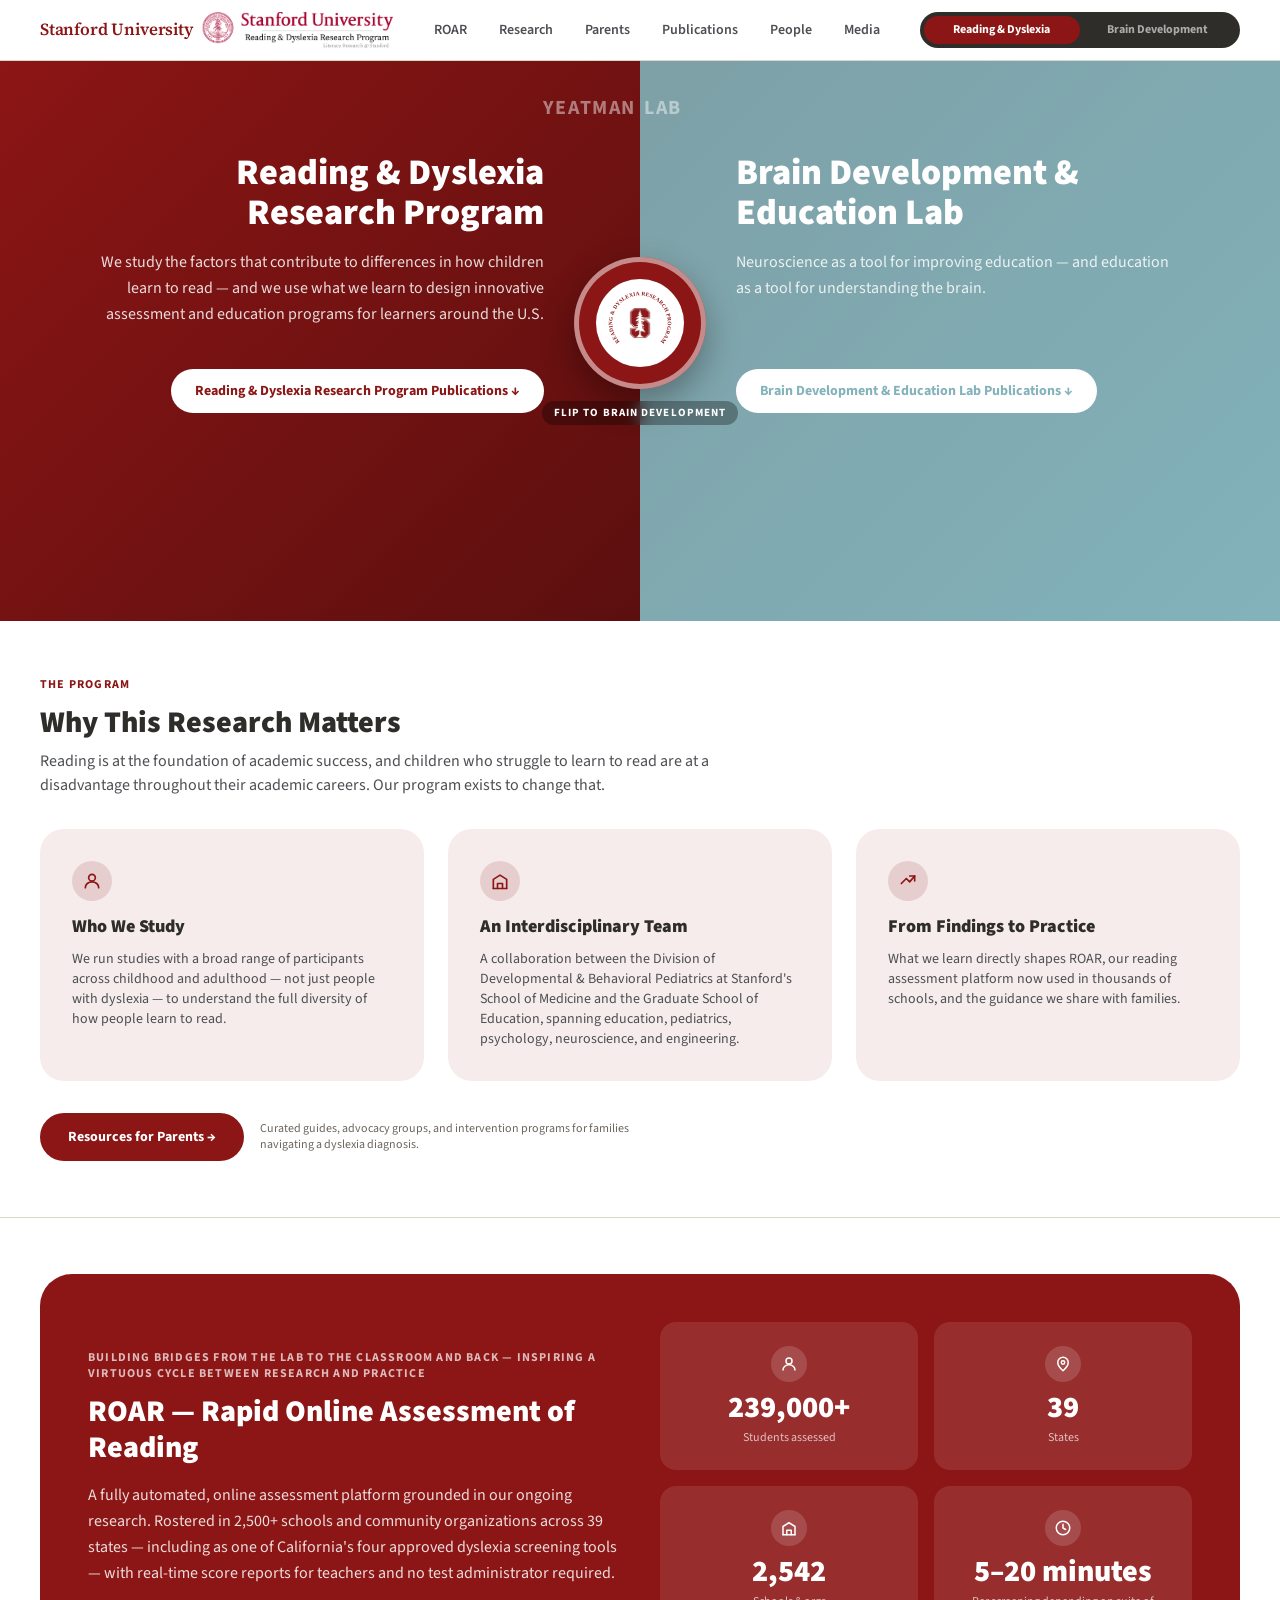
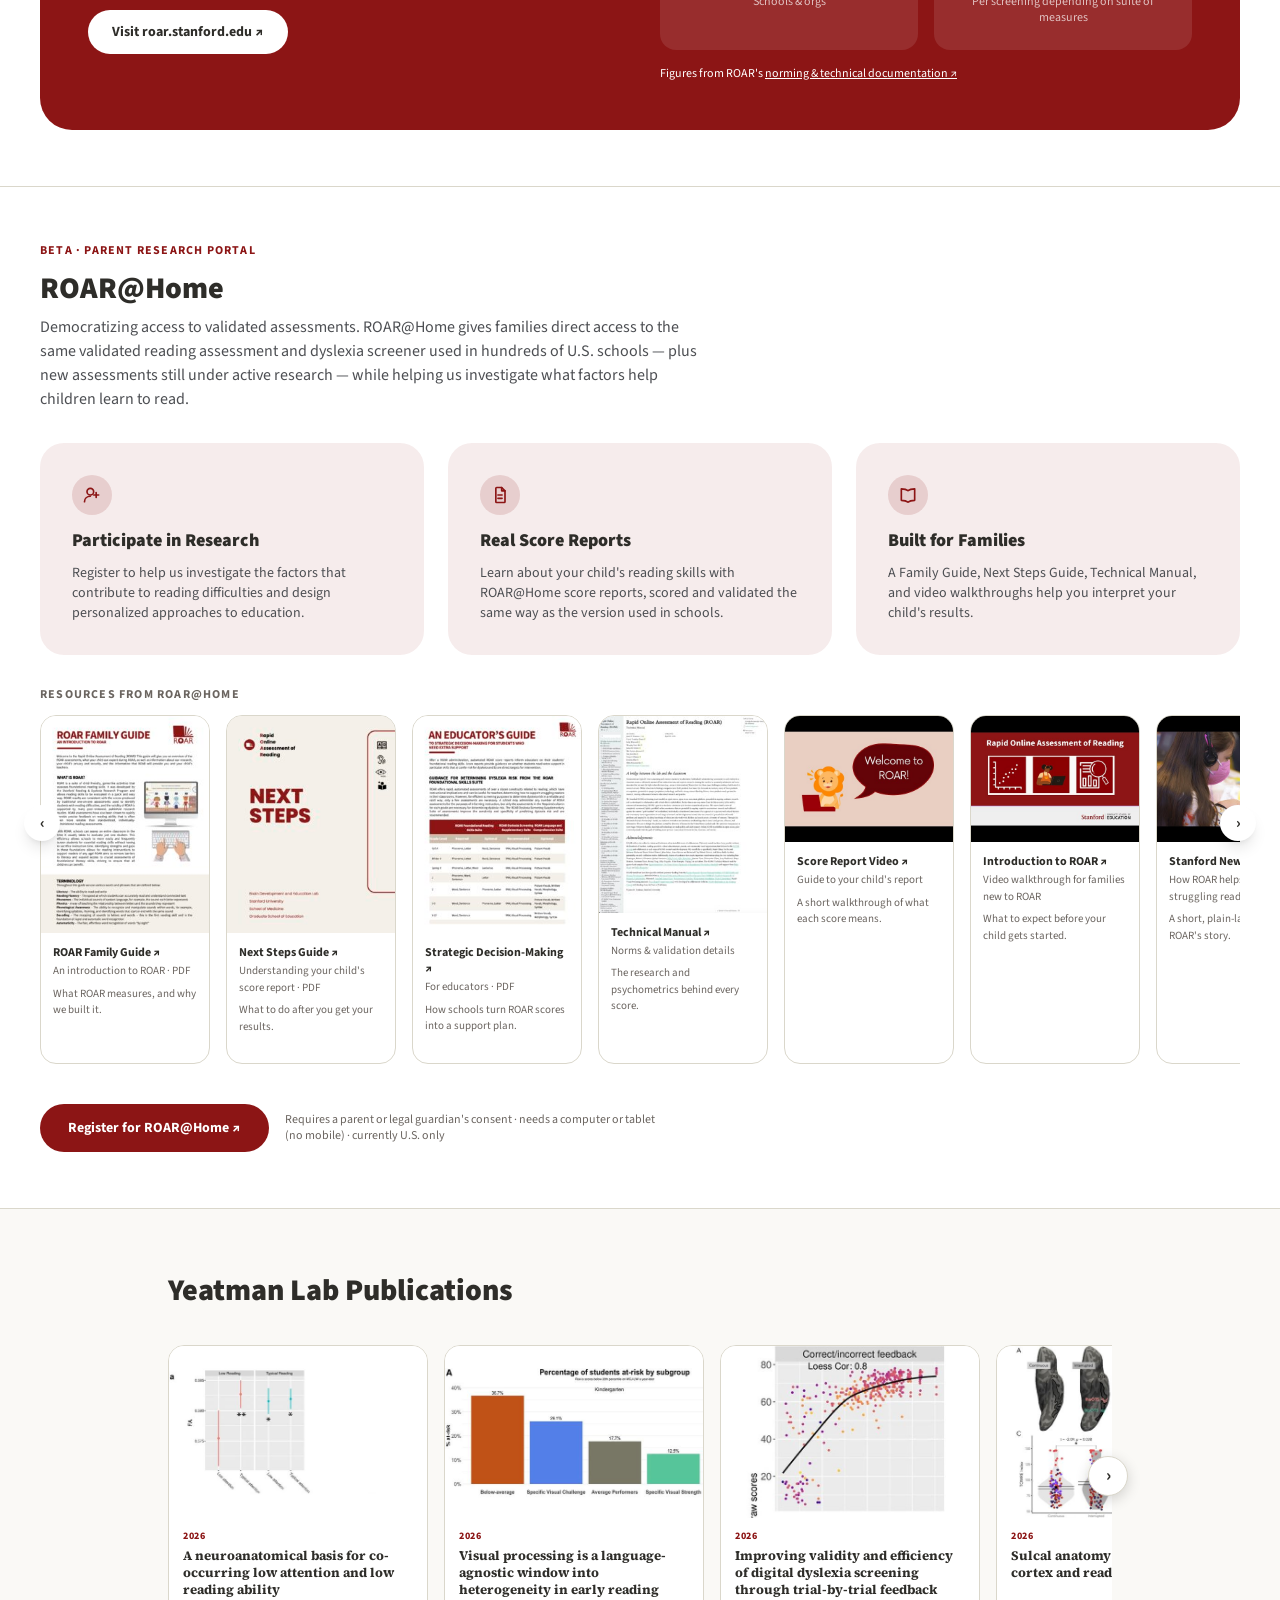
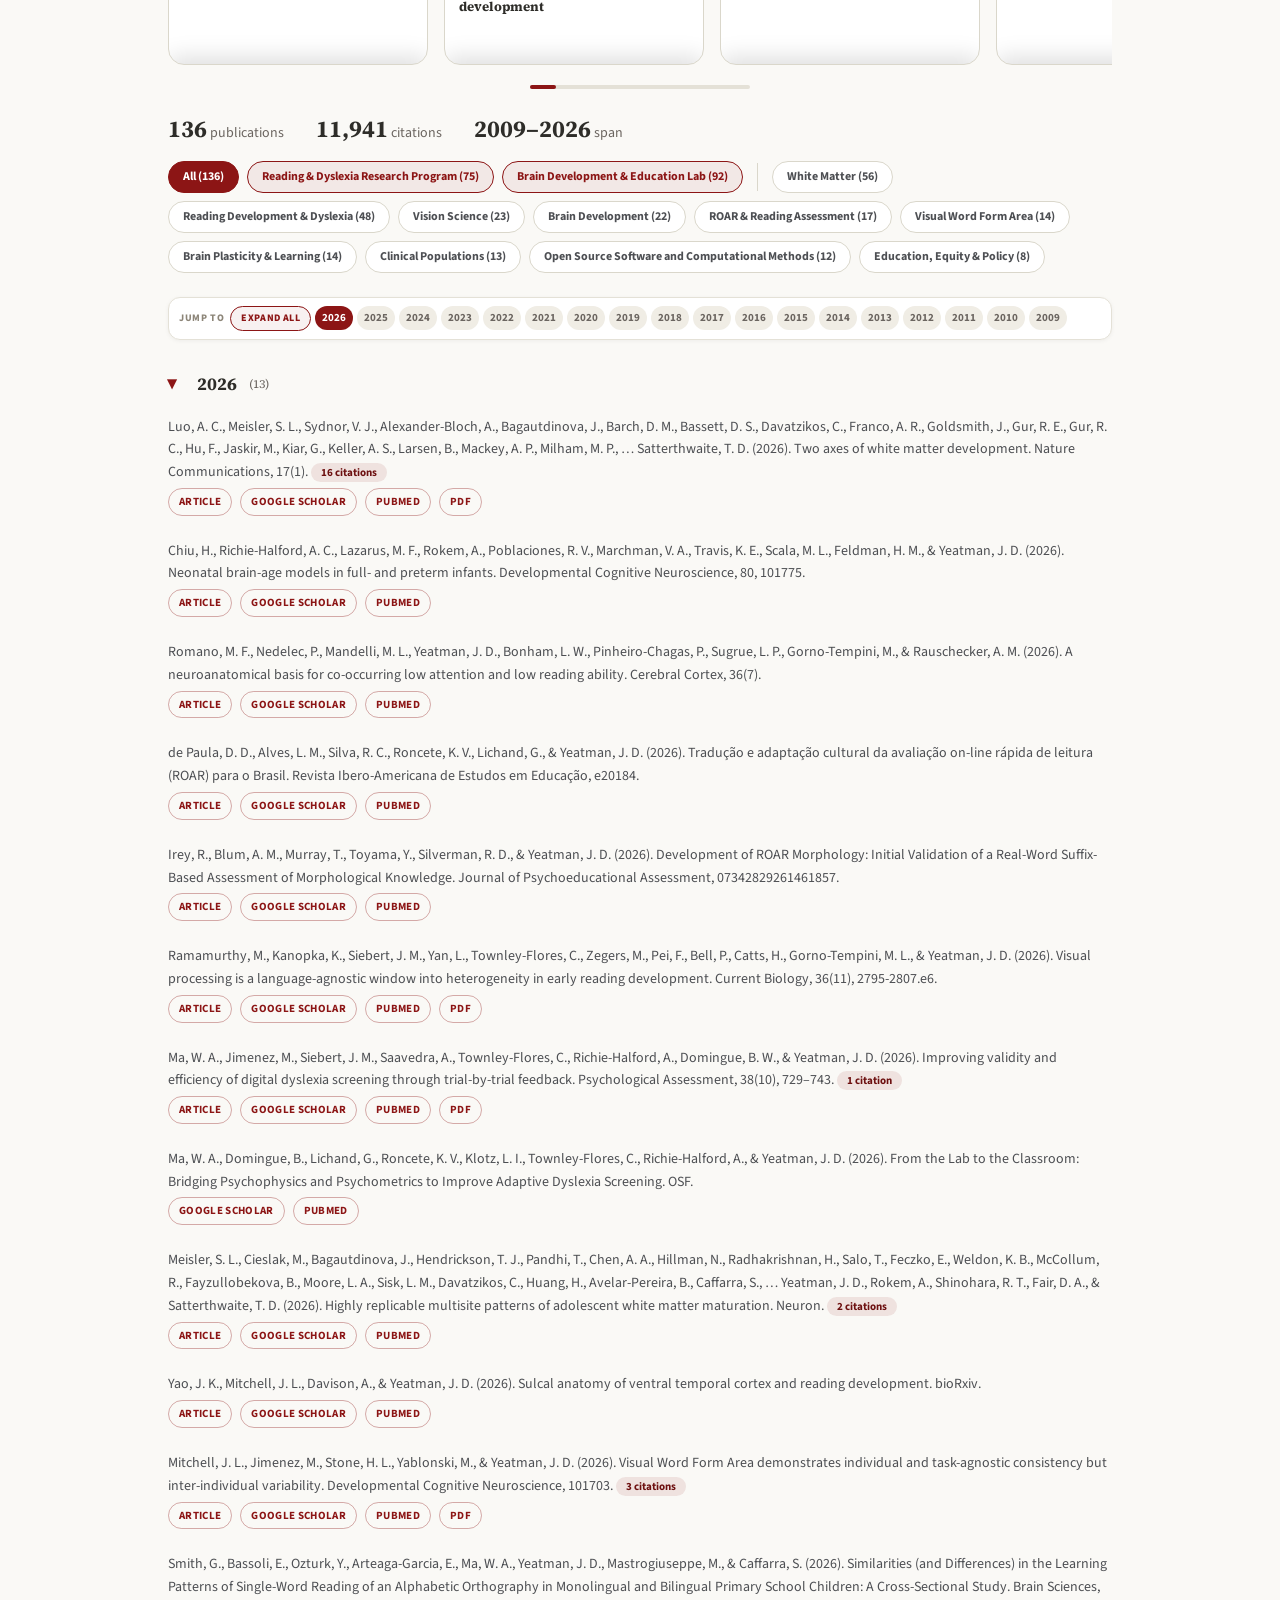
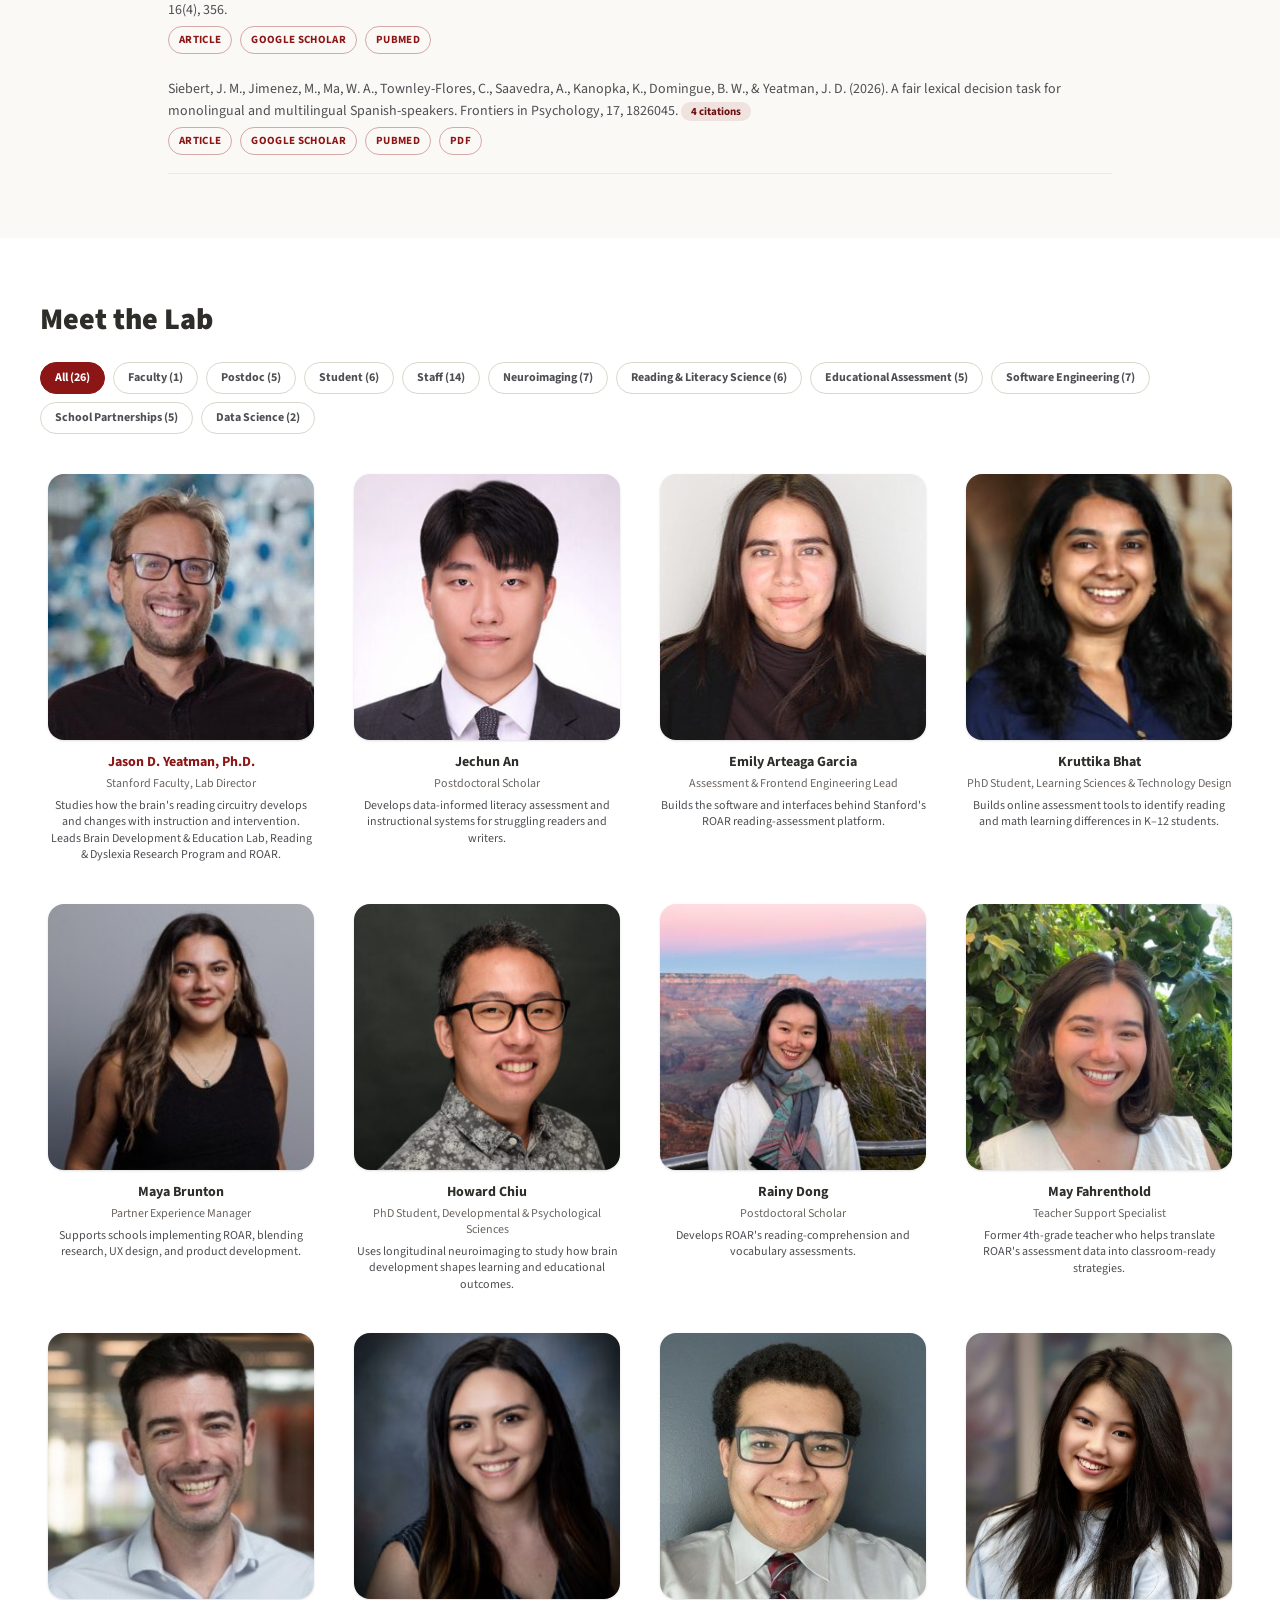
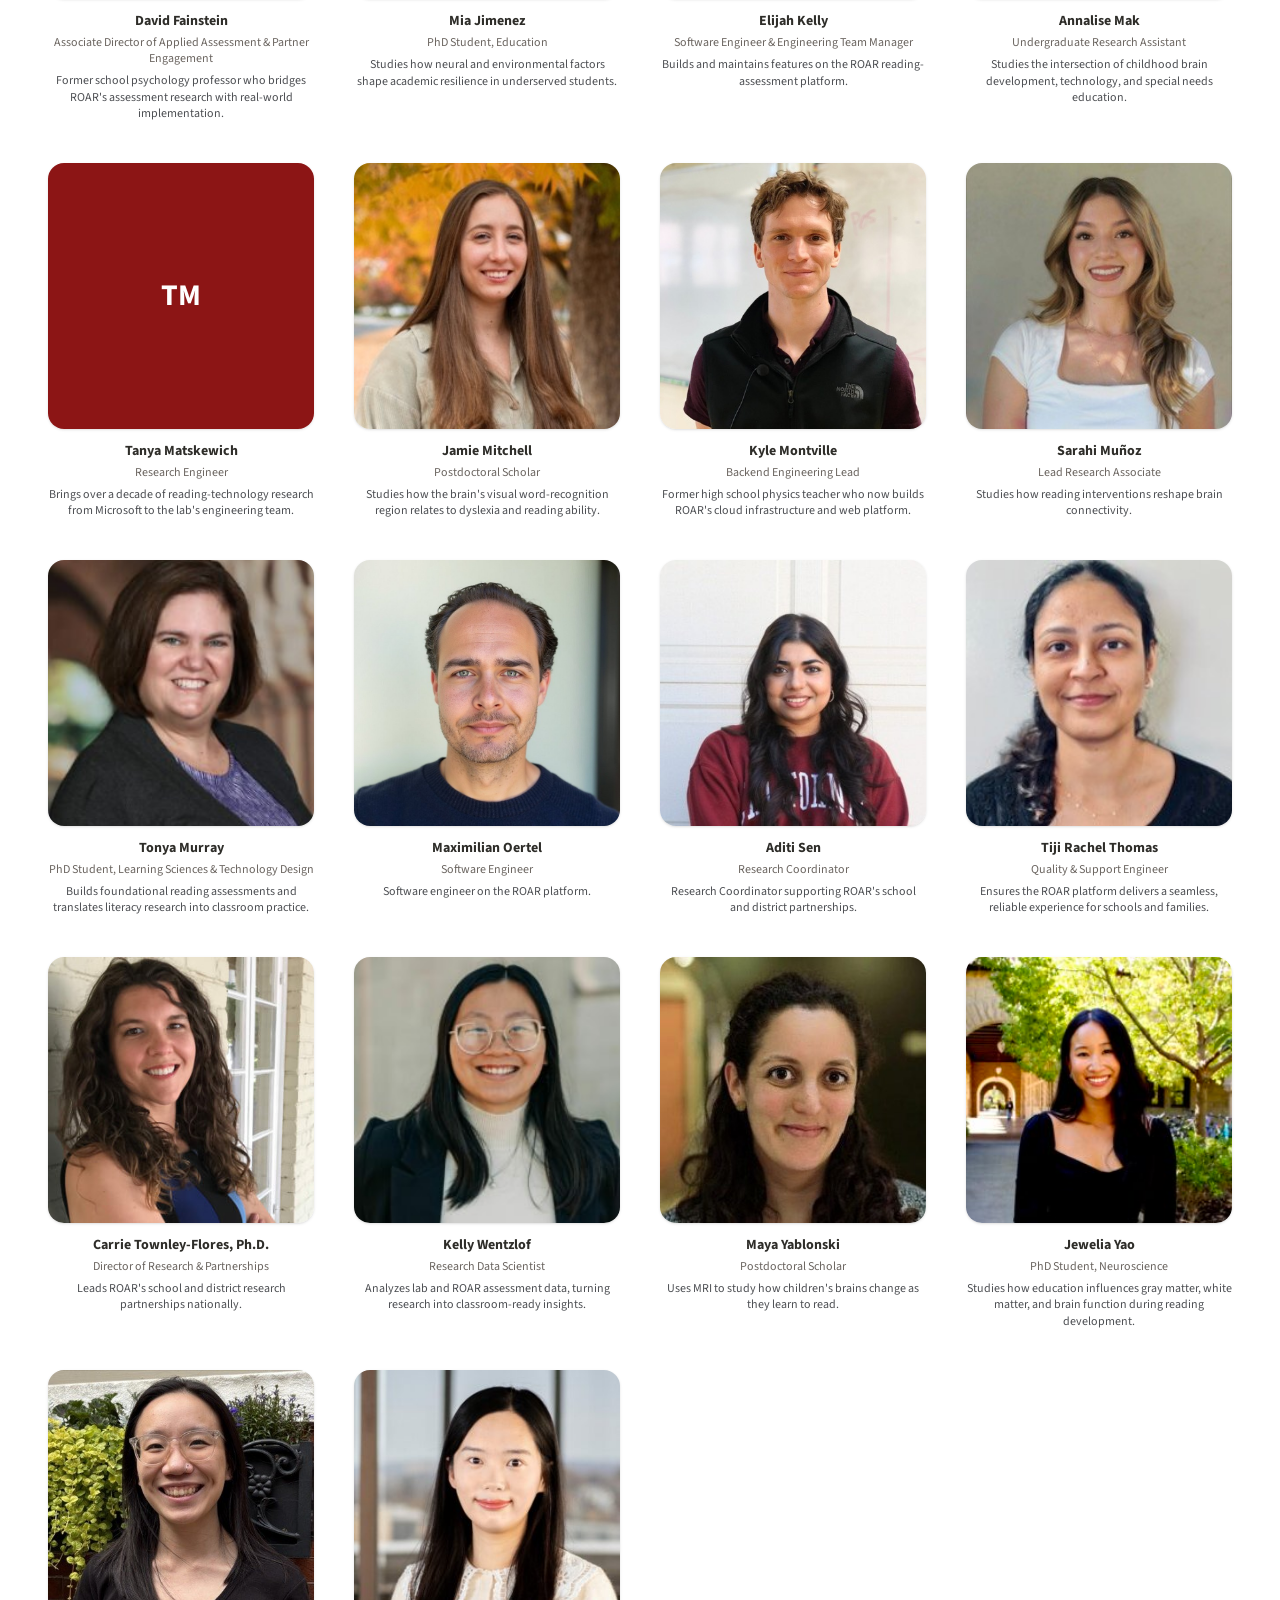
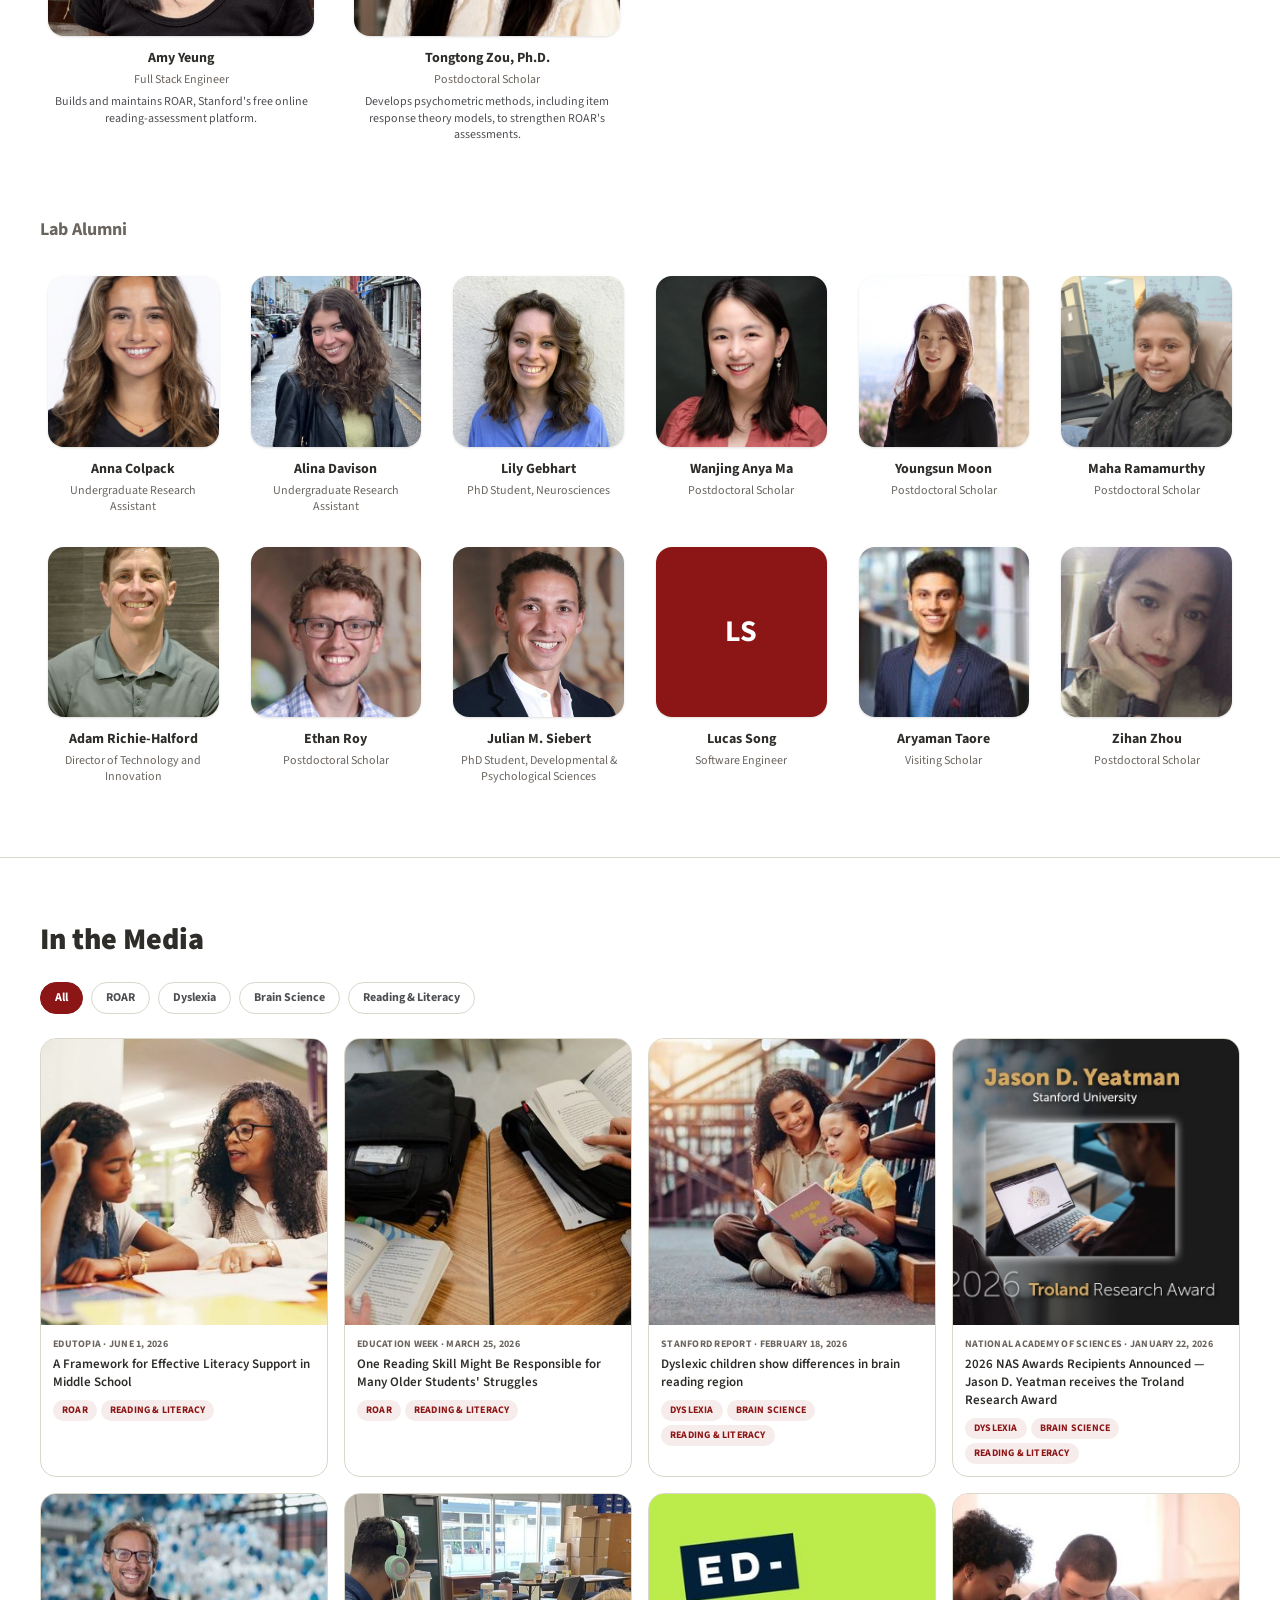
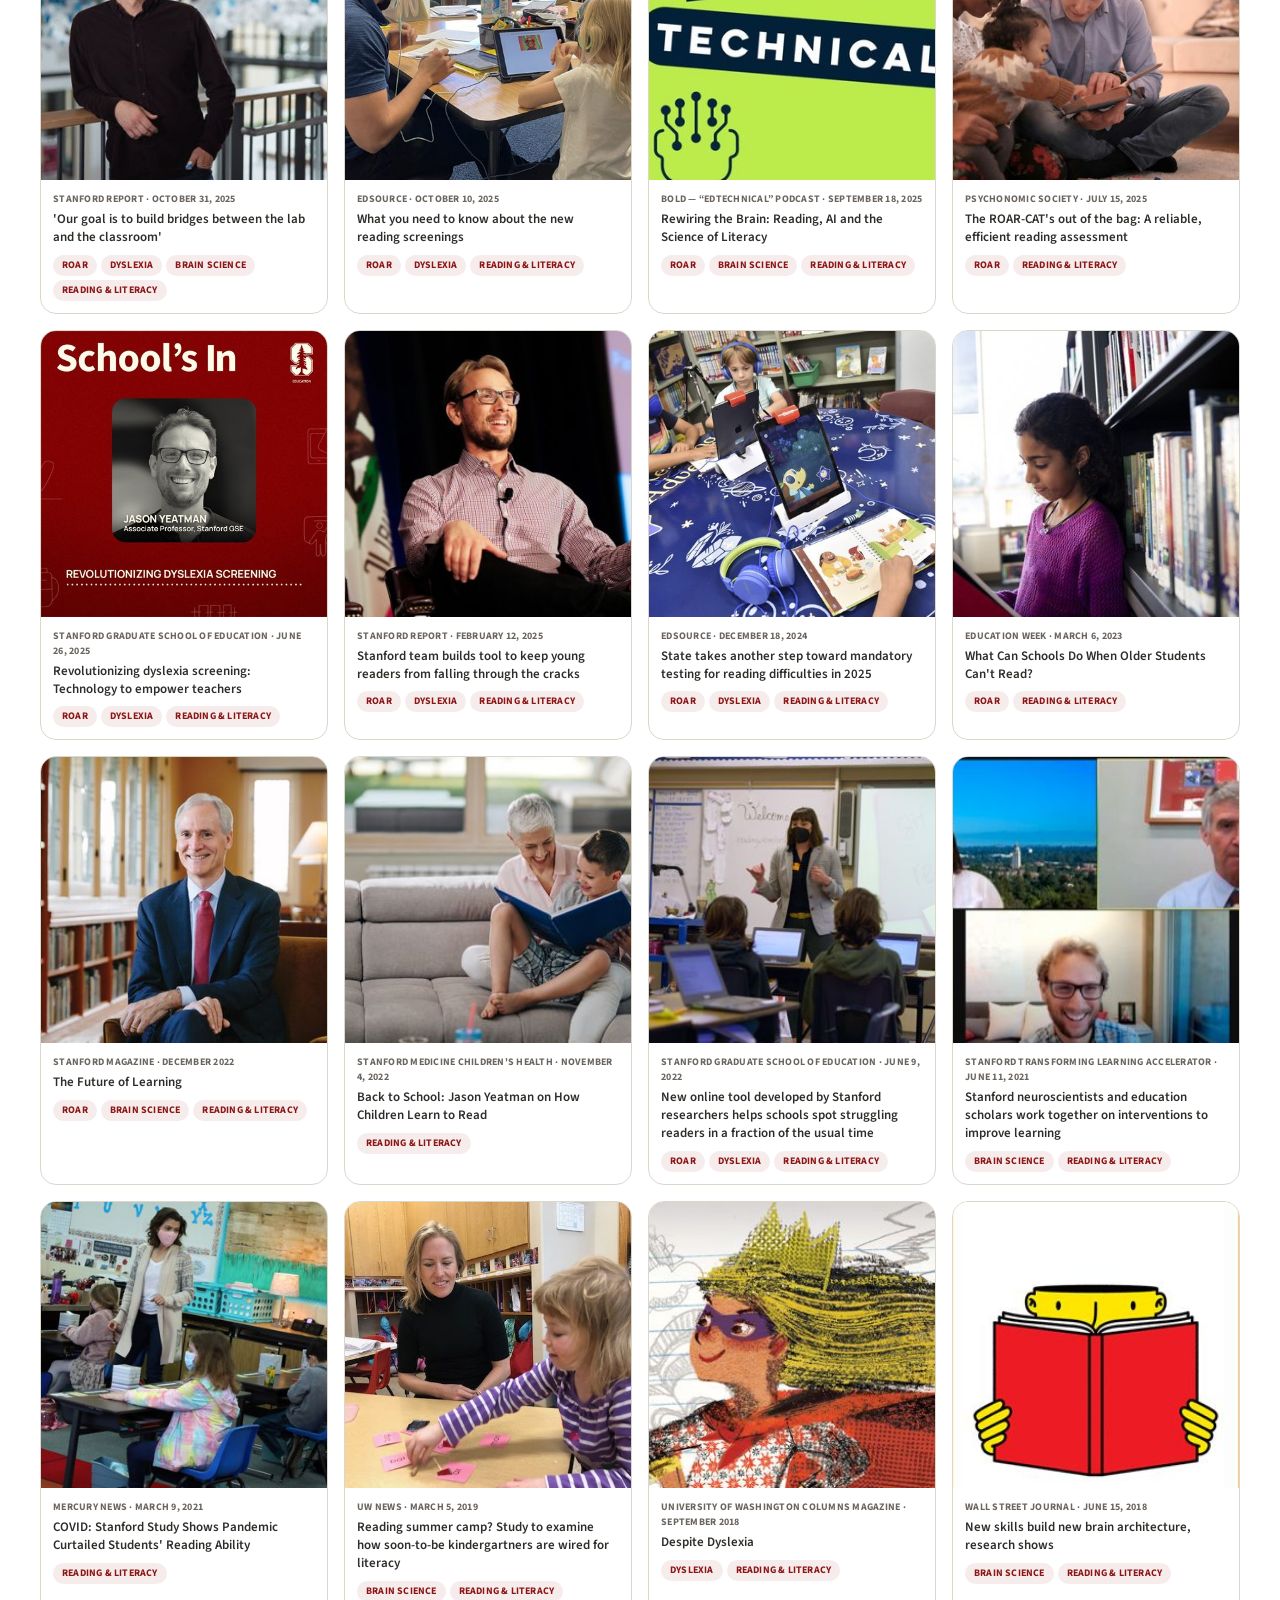
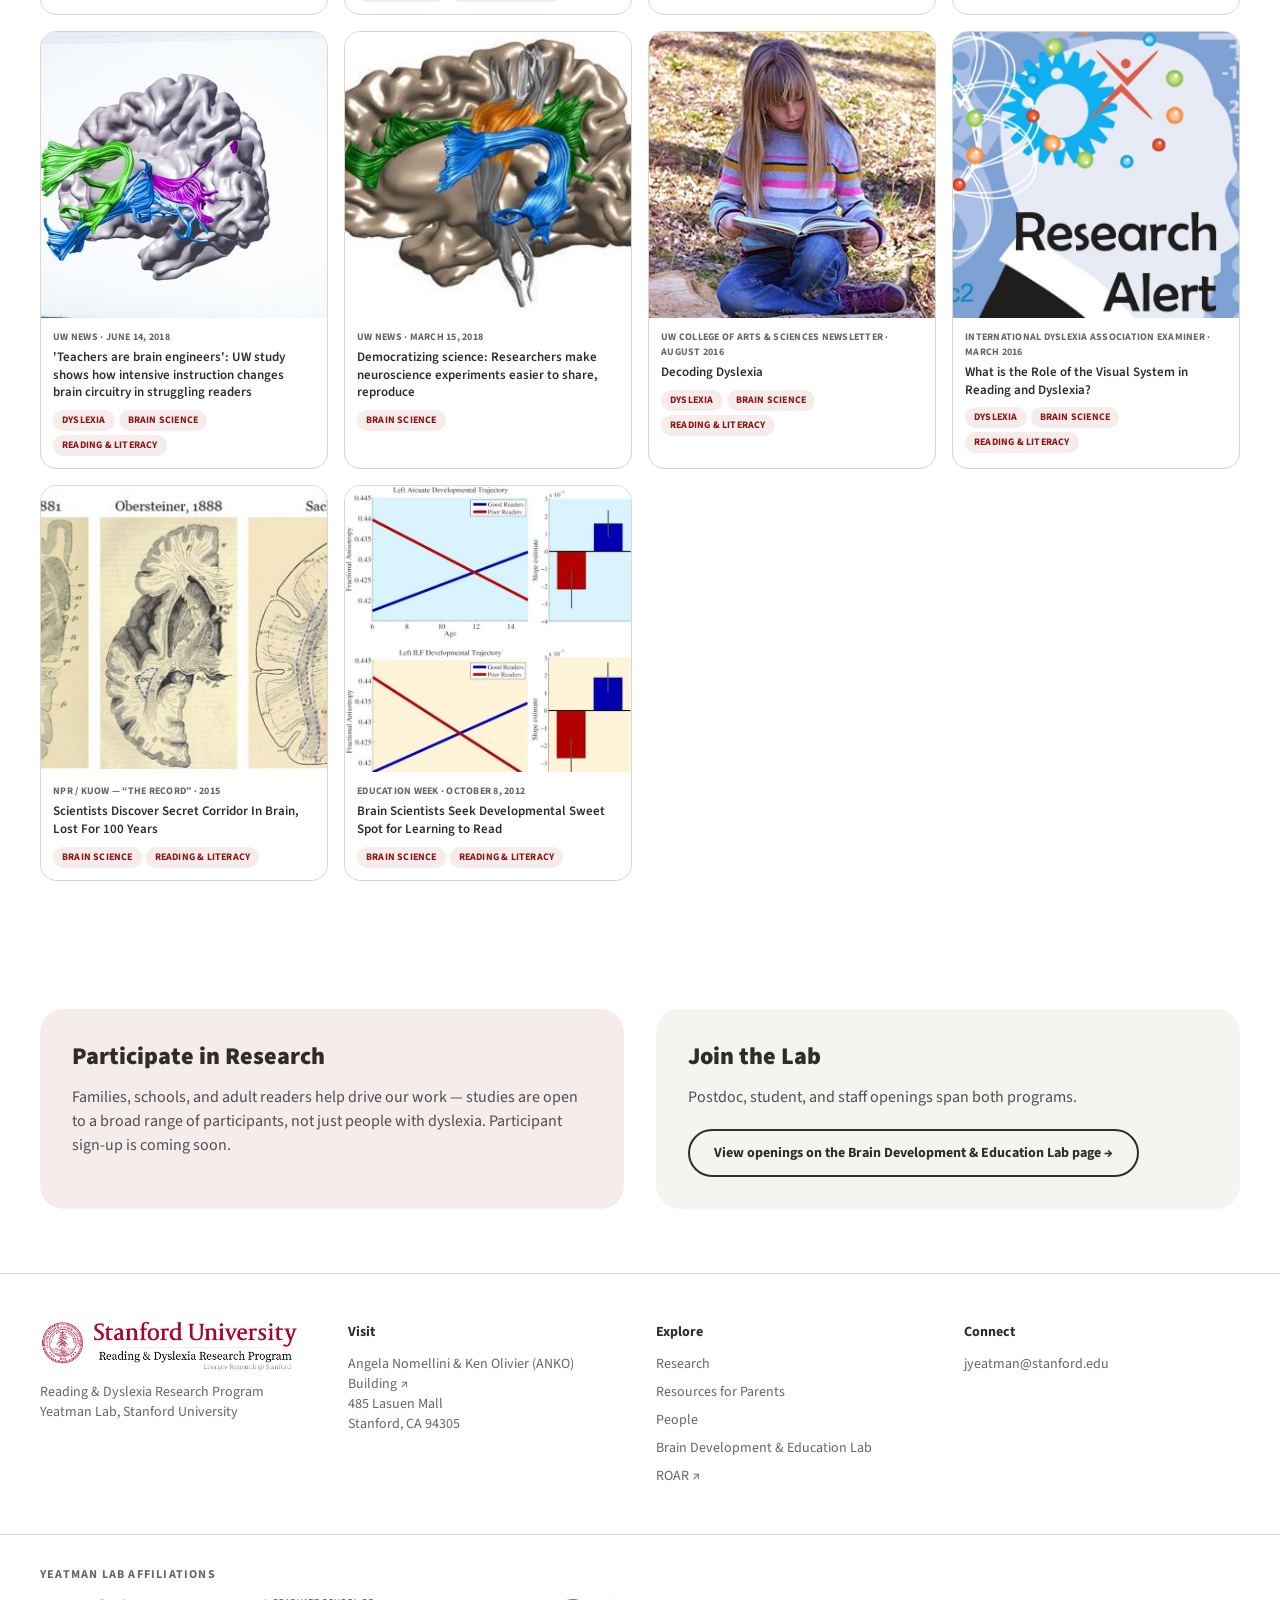
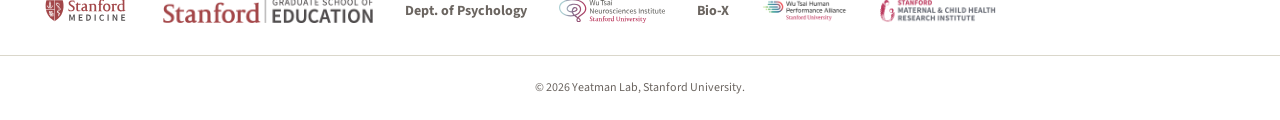
<file: index.html>
<!DOCTYPE html>
<html lang="en">
<head>
<meta charset="UTF-8" />
<meta http-equiv="refresh" content="0; url=rdrp.html" />
<link rel="canonical" href="rdrp.html" />
<title>Yeatman Lab — Stanford University</title>
<link rel="icon" type="image/png" sizes="32x32" href="assets/logos/stanford-s-favicon-32.png" />
<link rel="icon" type="image/png" sizes="16x16" href="assets/logos/stanford-s-favicon-16.png" />
<link rel="apple-touch-icon" href="assets/logos/stanford-s-favicon.png" />
</head>
<body>
<p><a href="rdrp.html">Continue to the Reading &amp; Dyslexia Research Program page</a></p>
<script>location.replace('rdrp.html');</script>
</body>
</html>
</file>
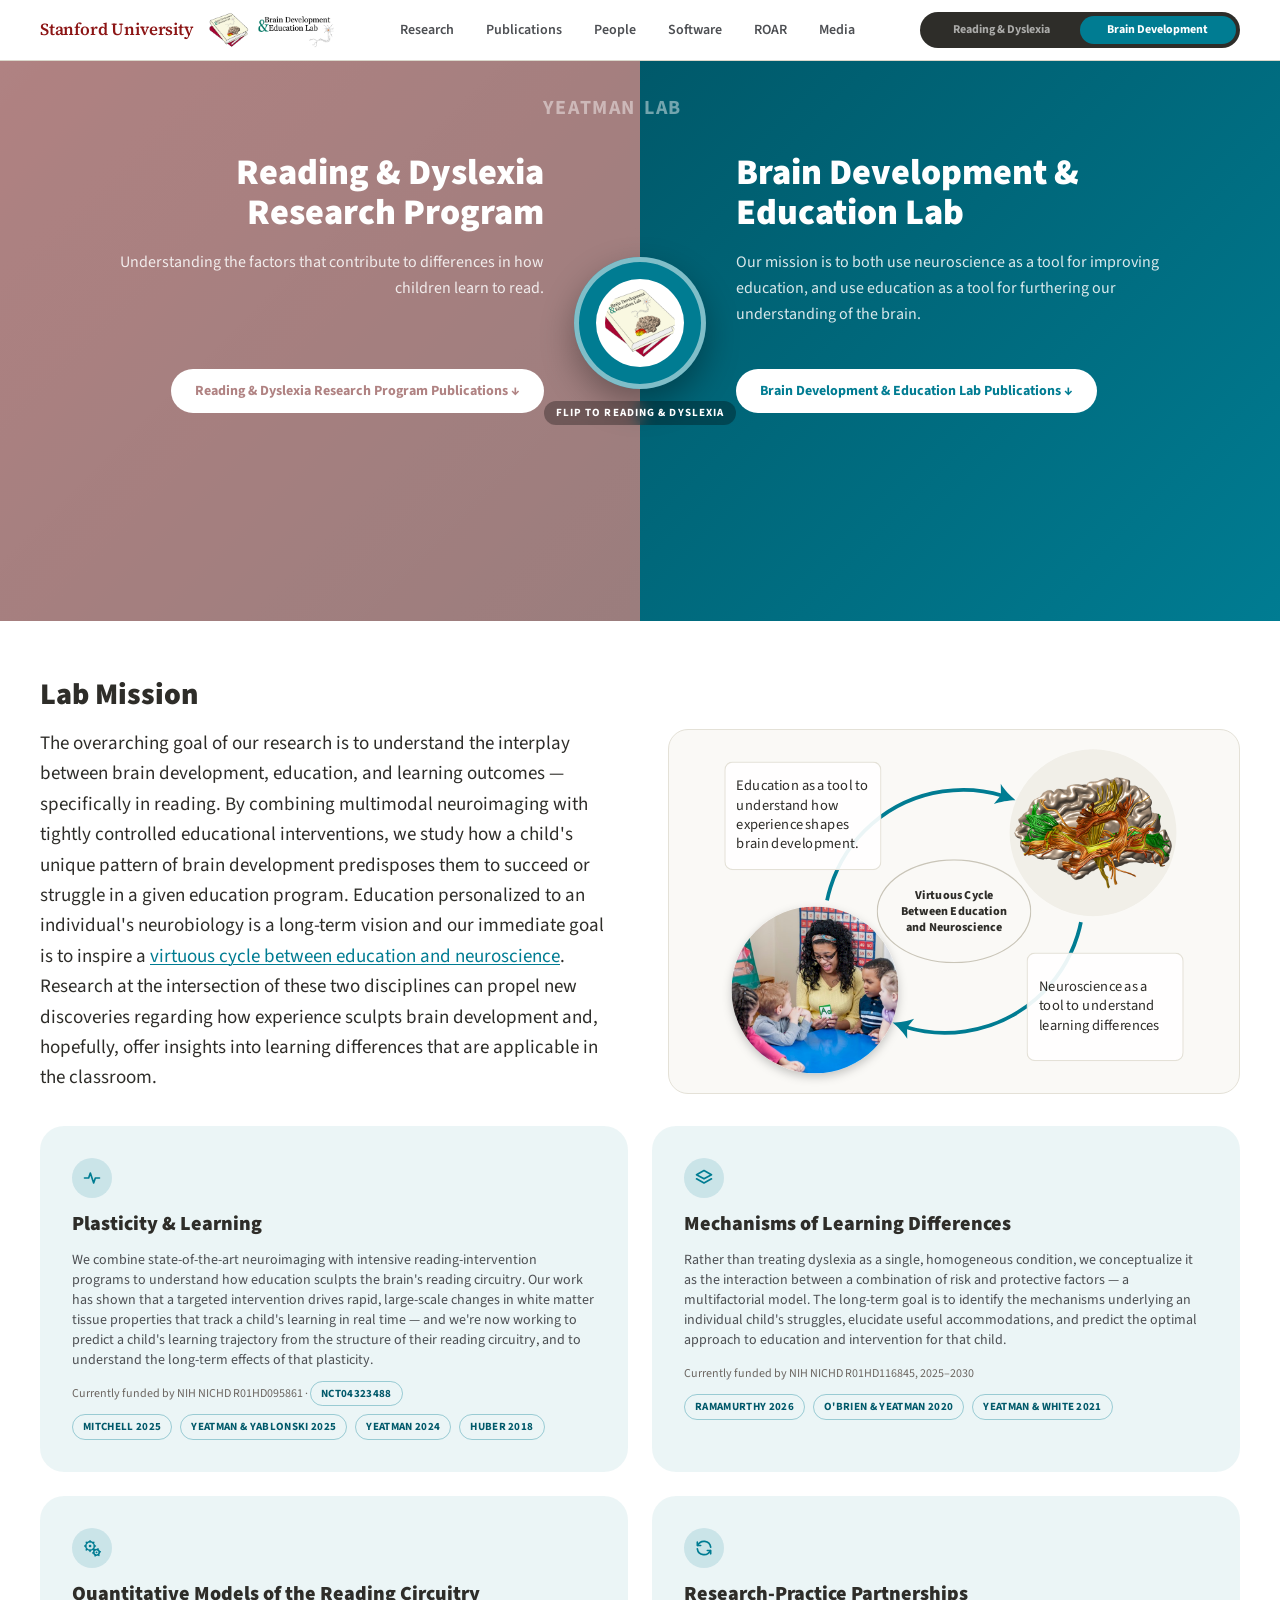
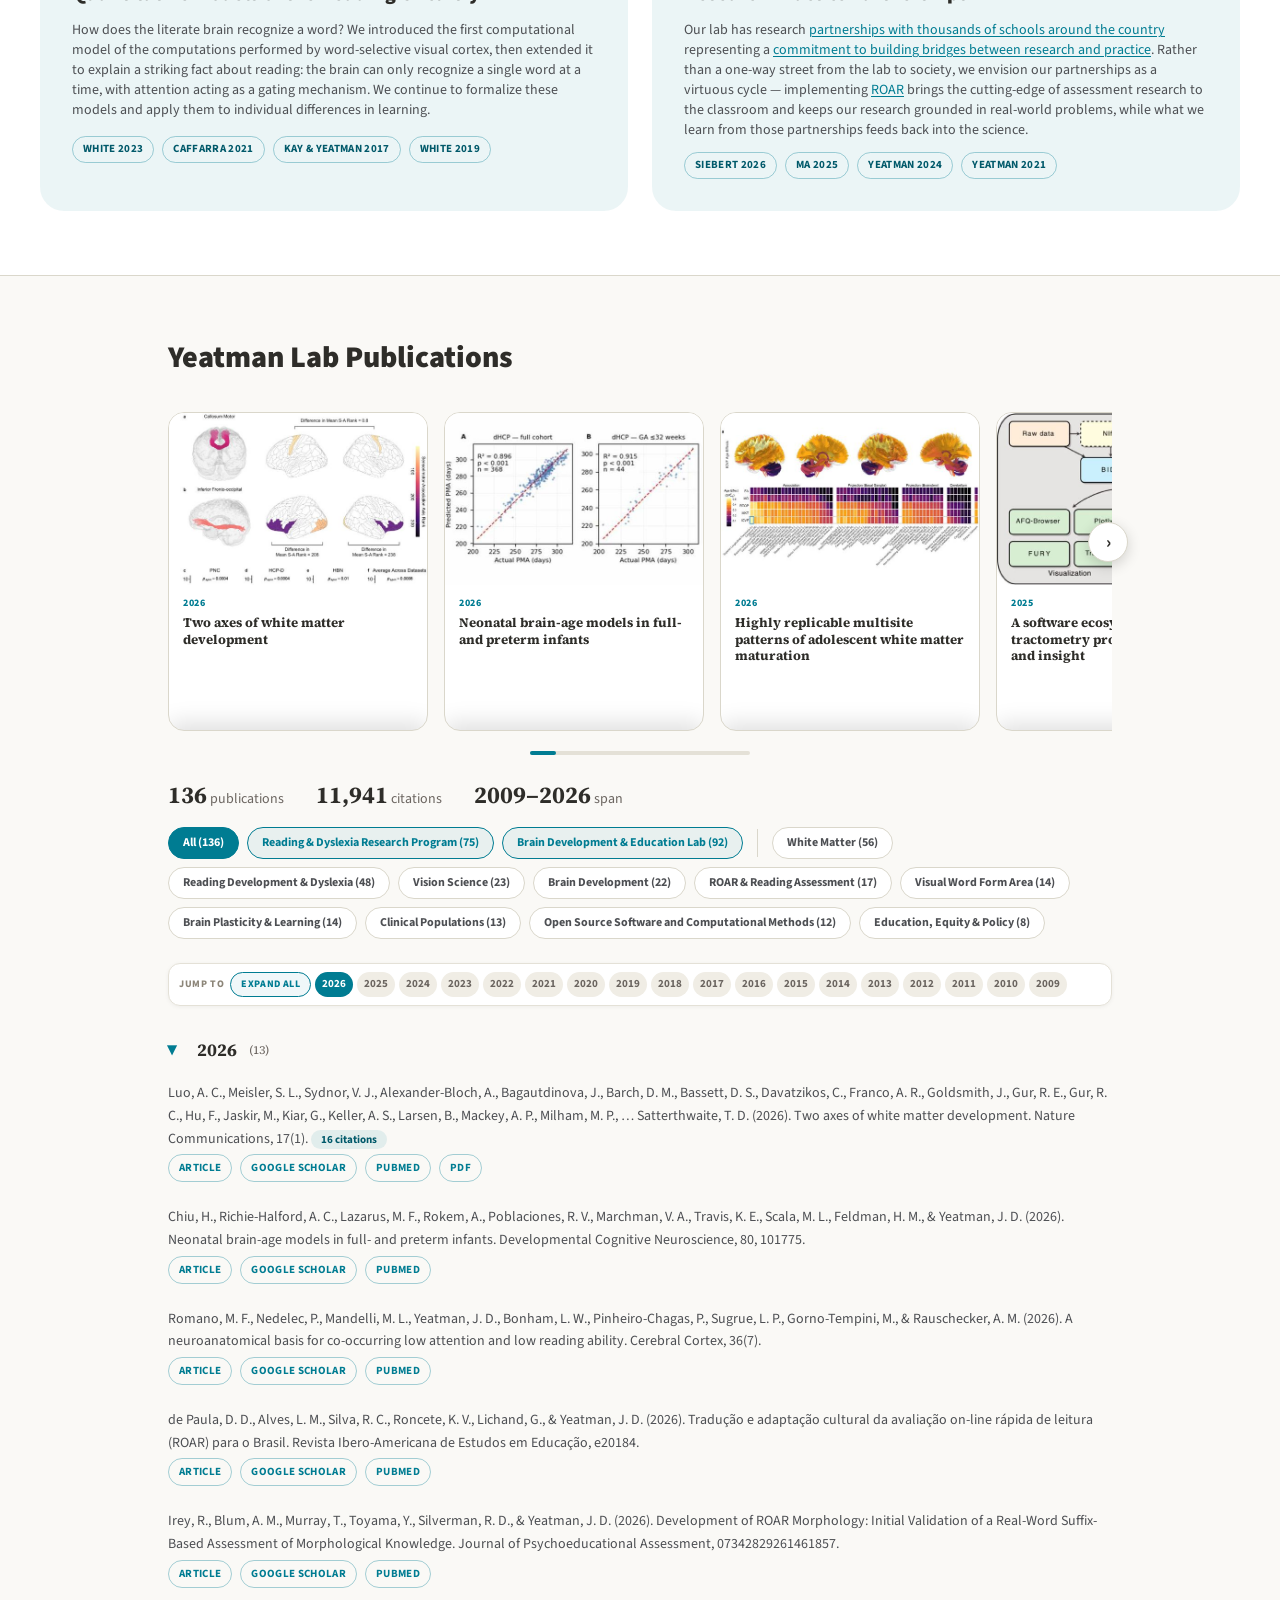
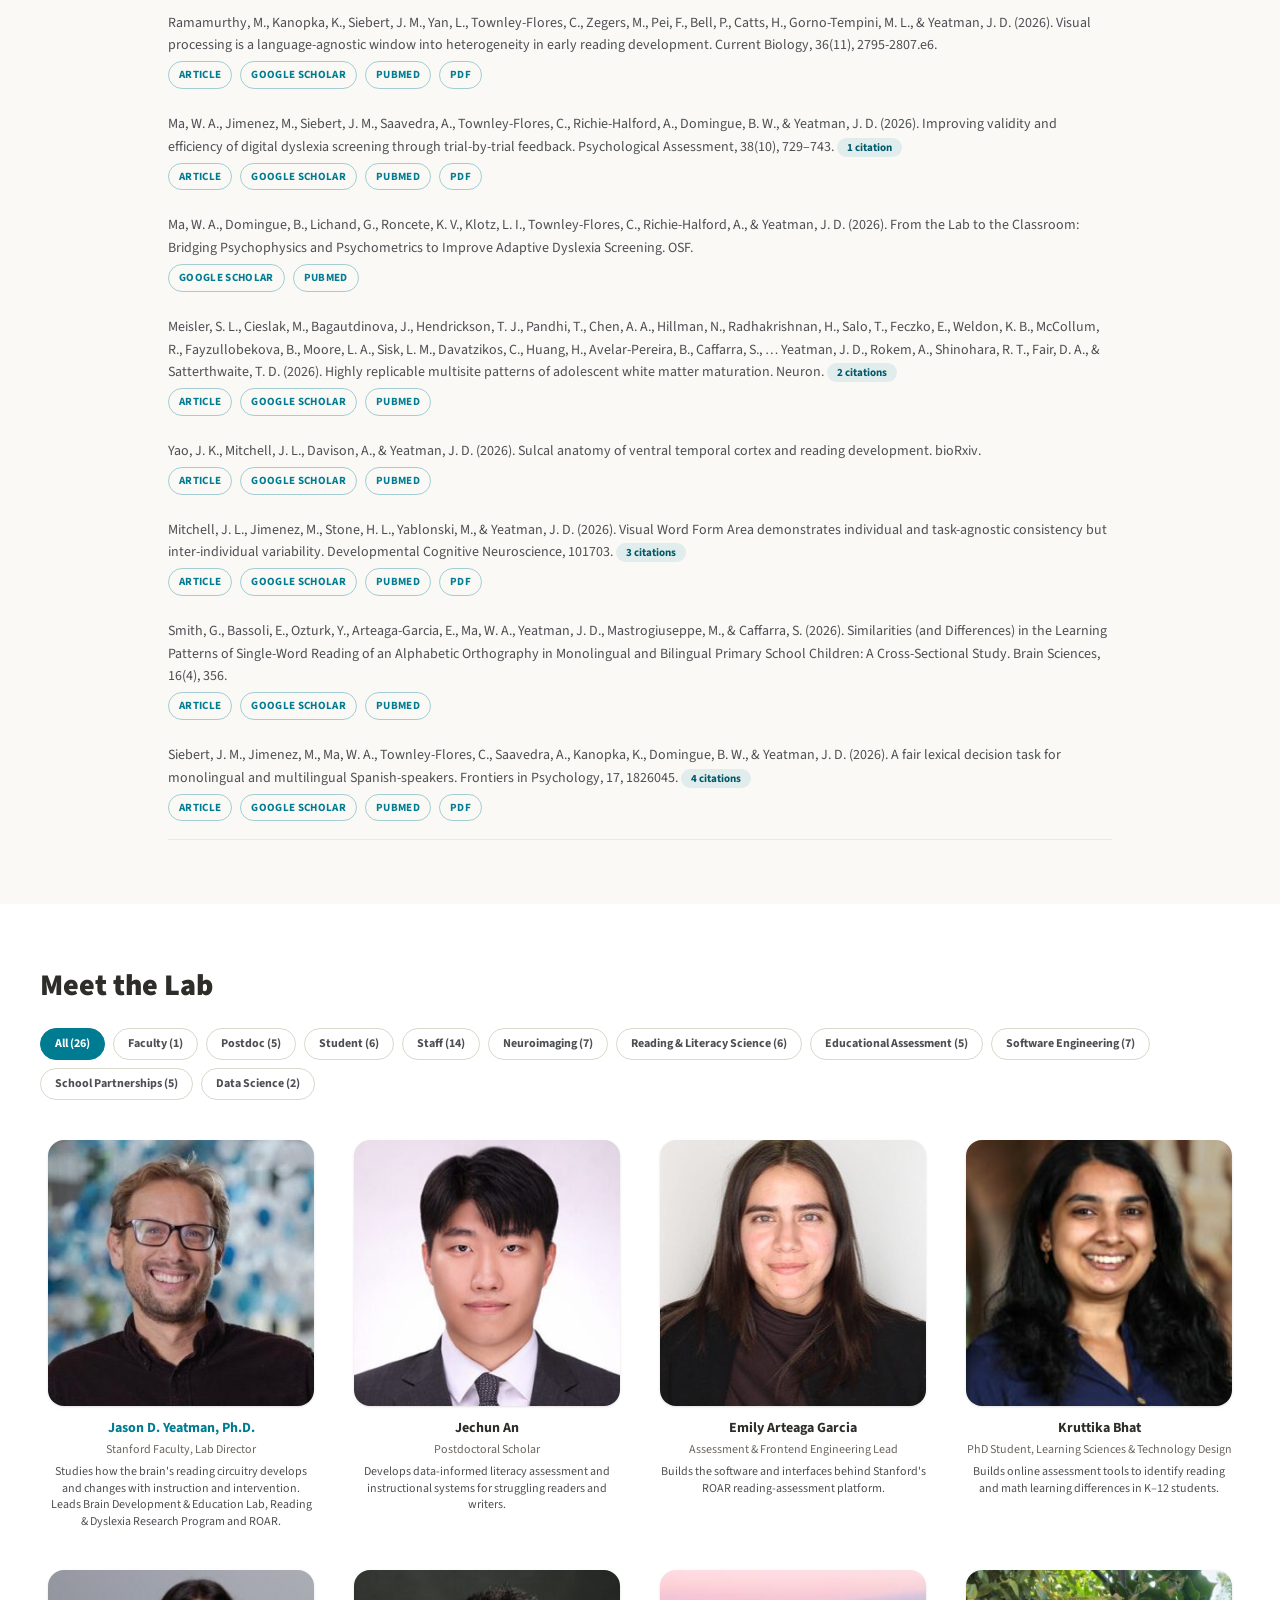
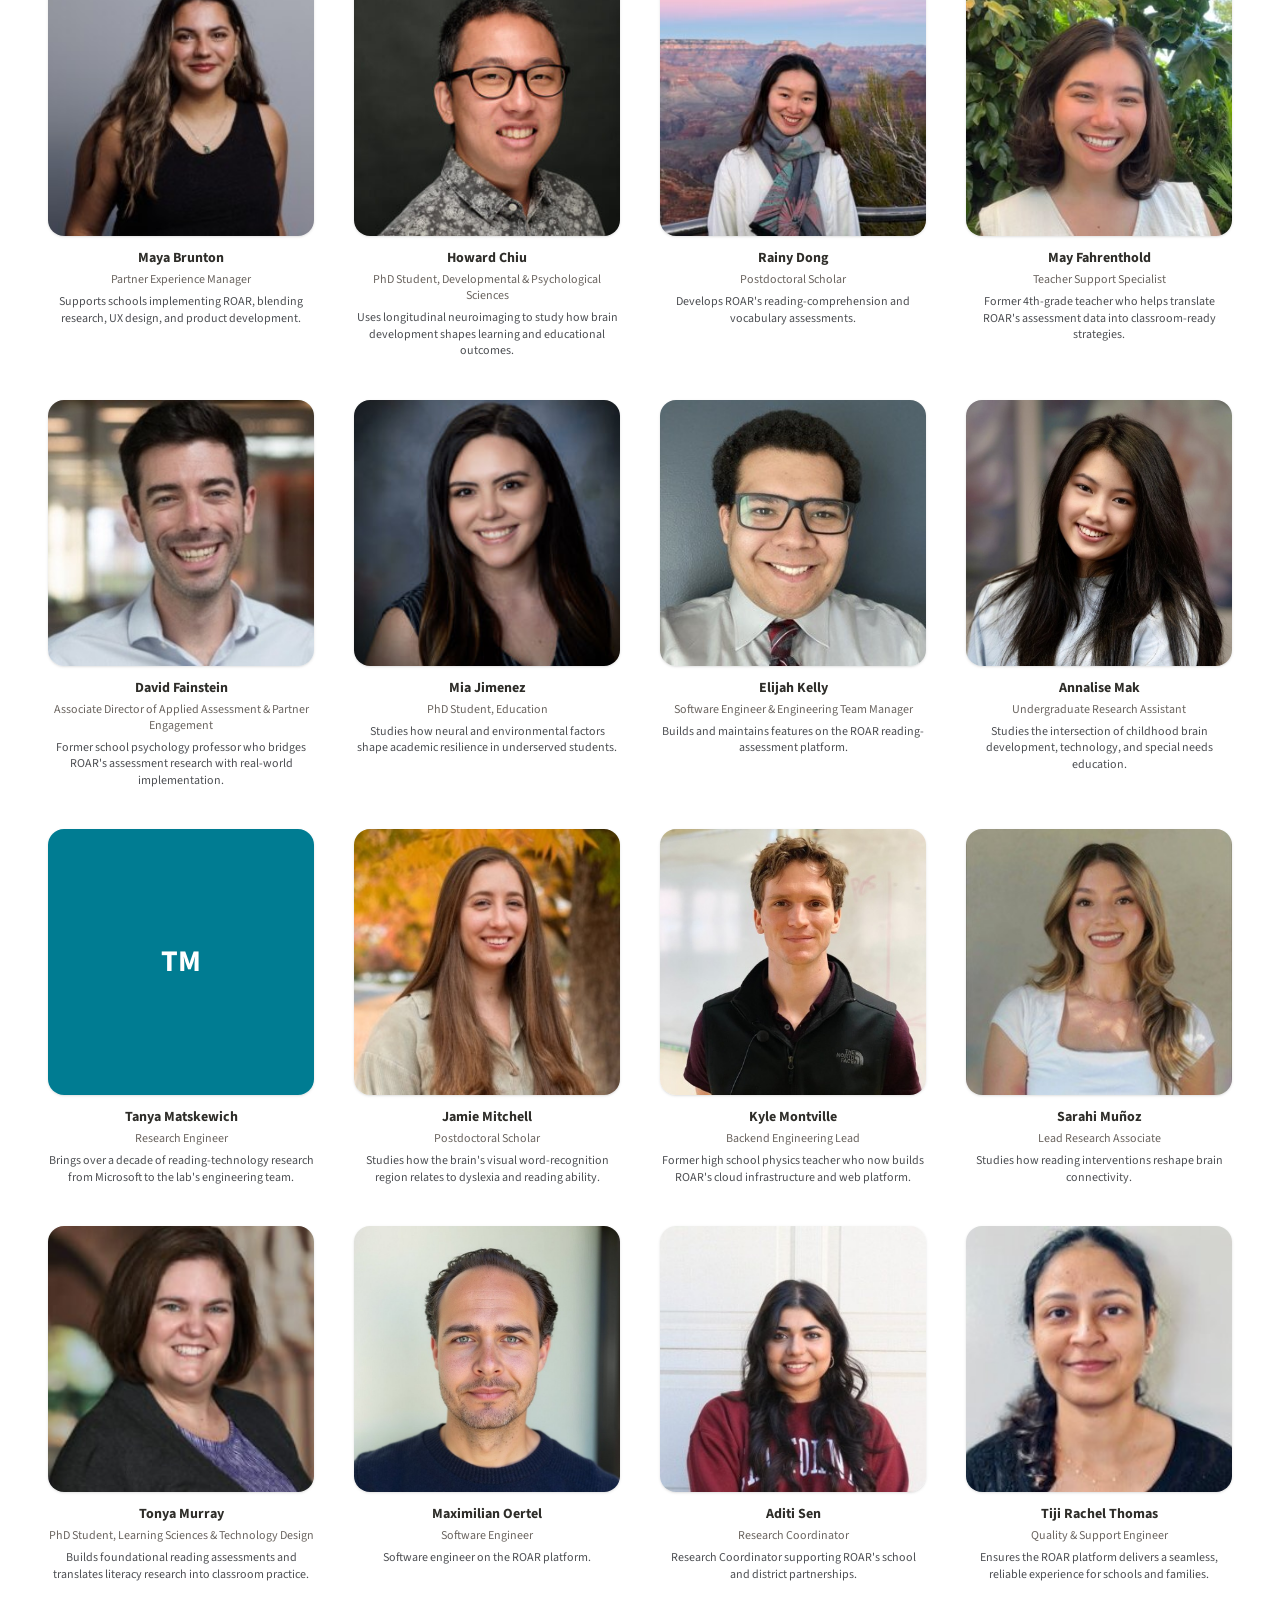
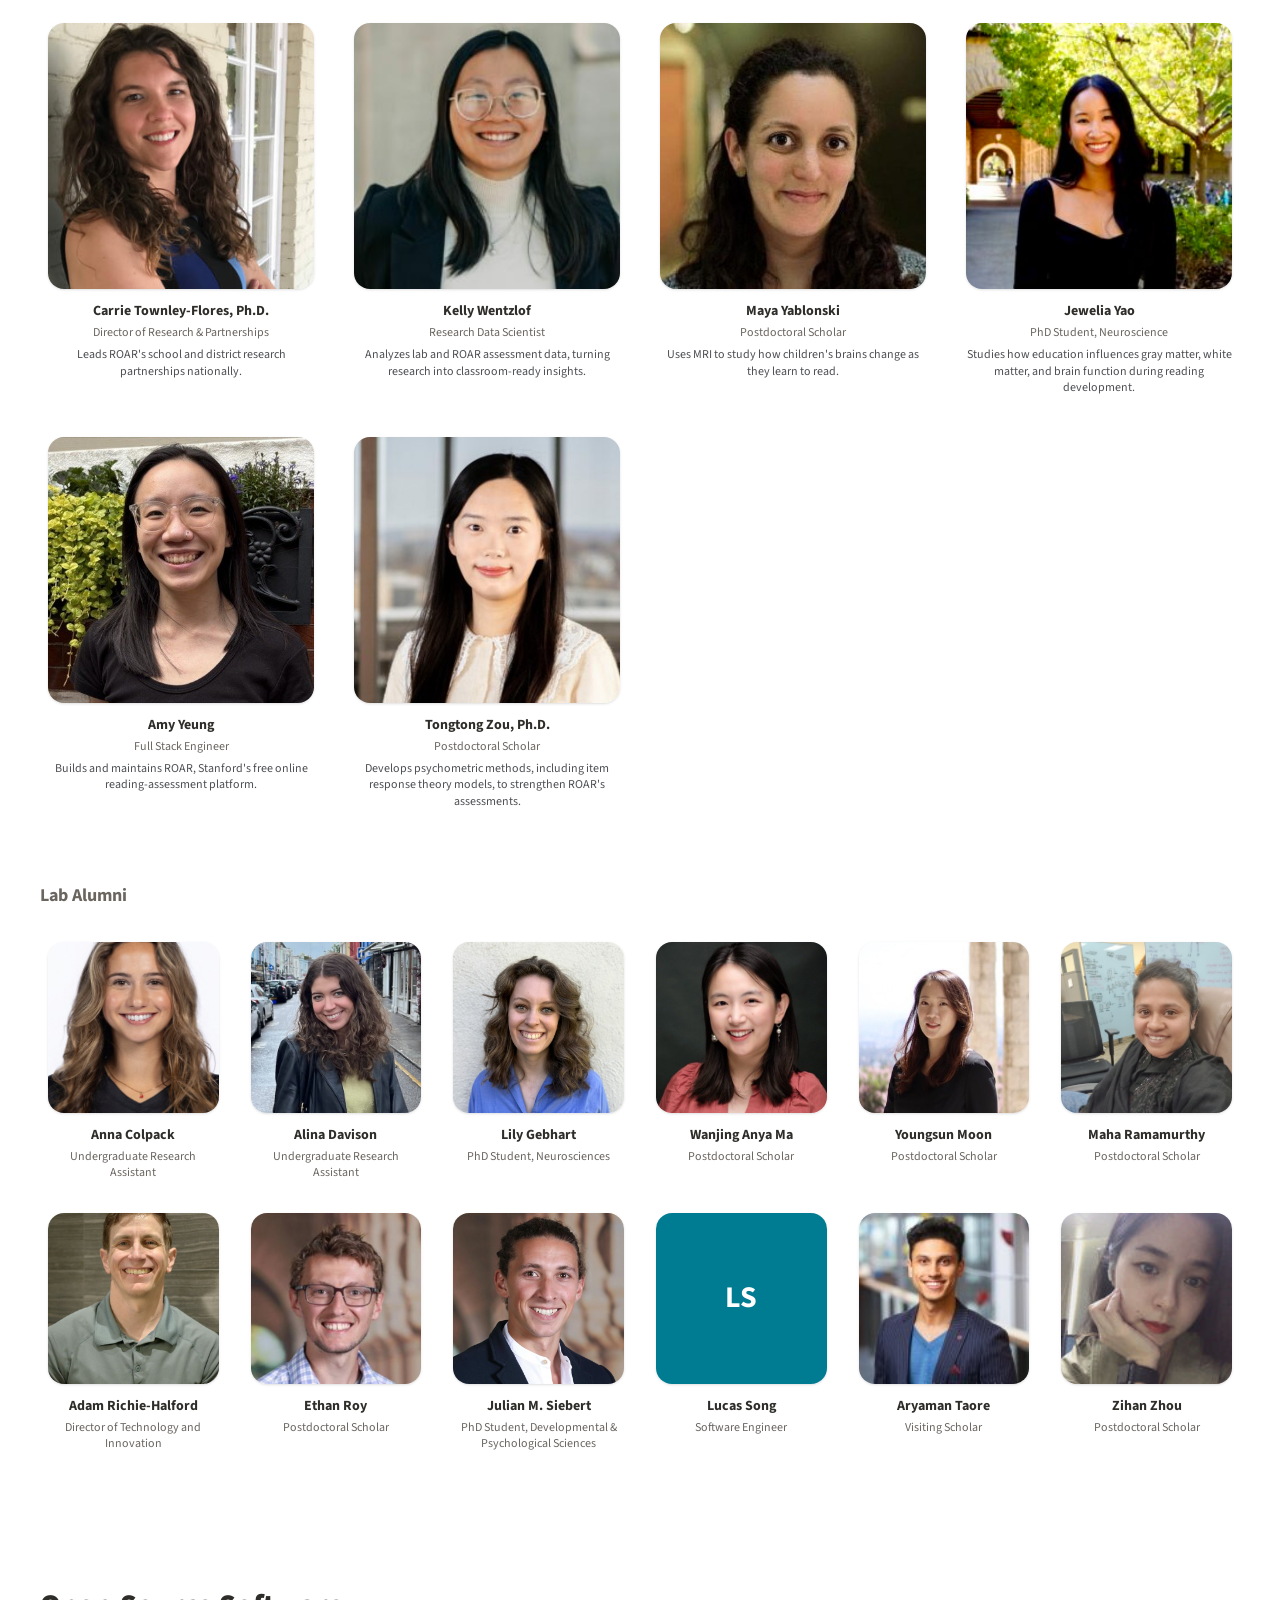
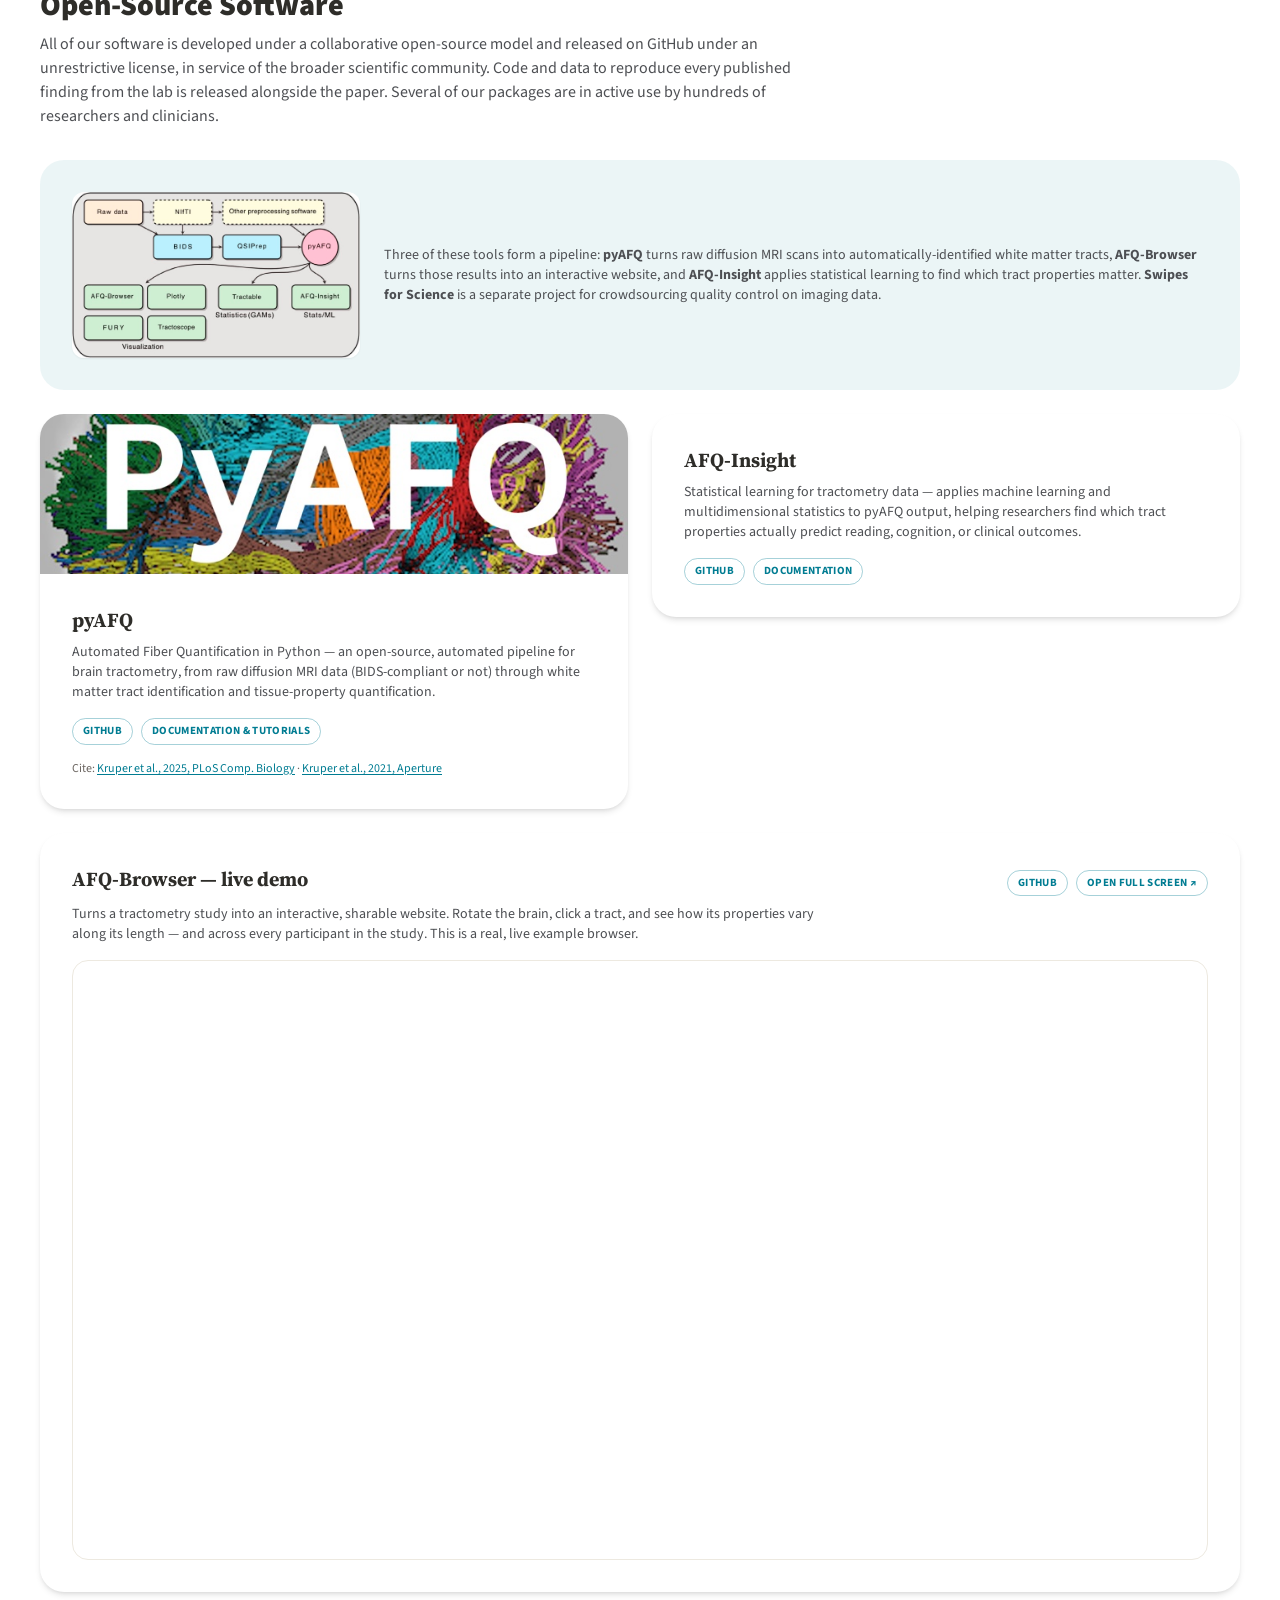
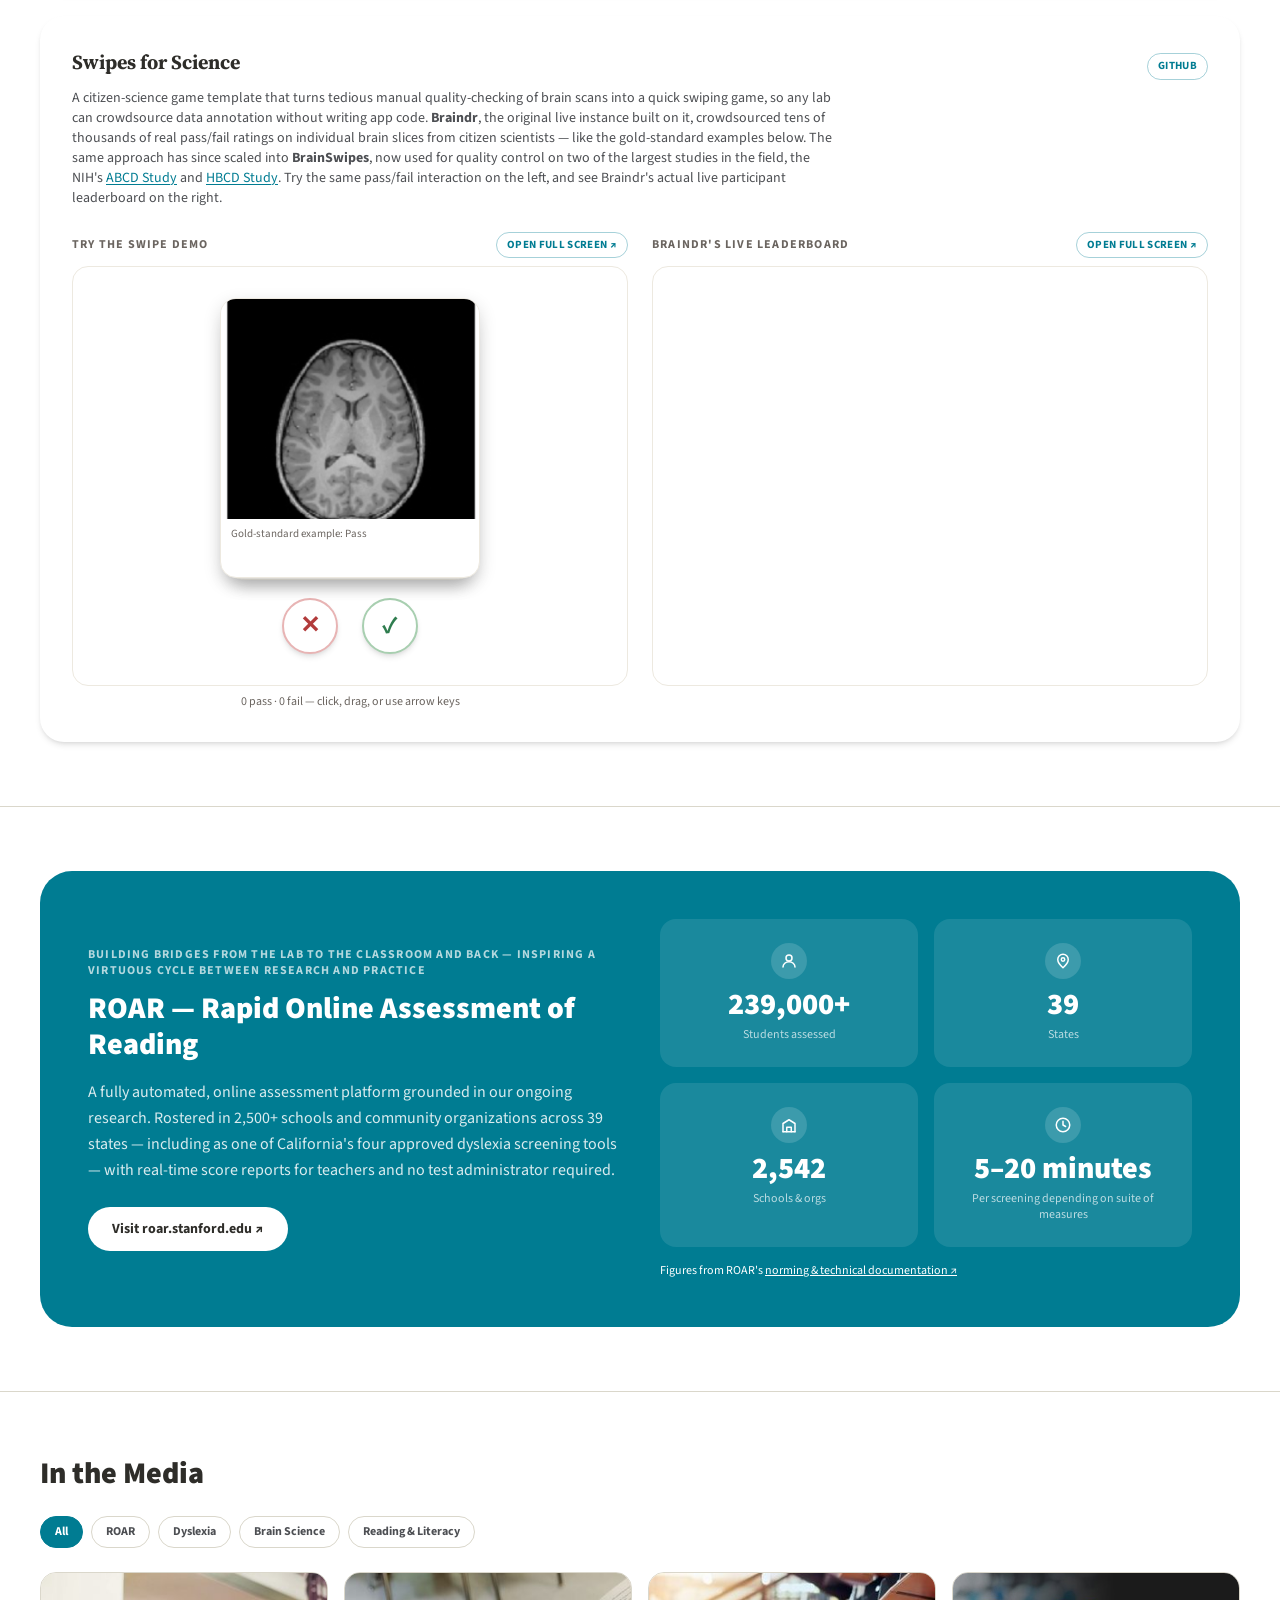
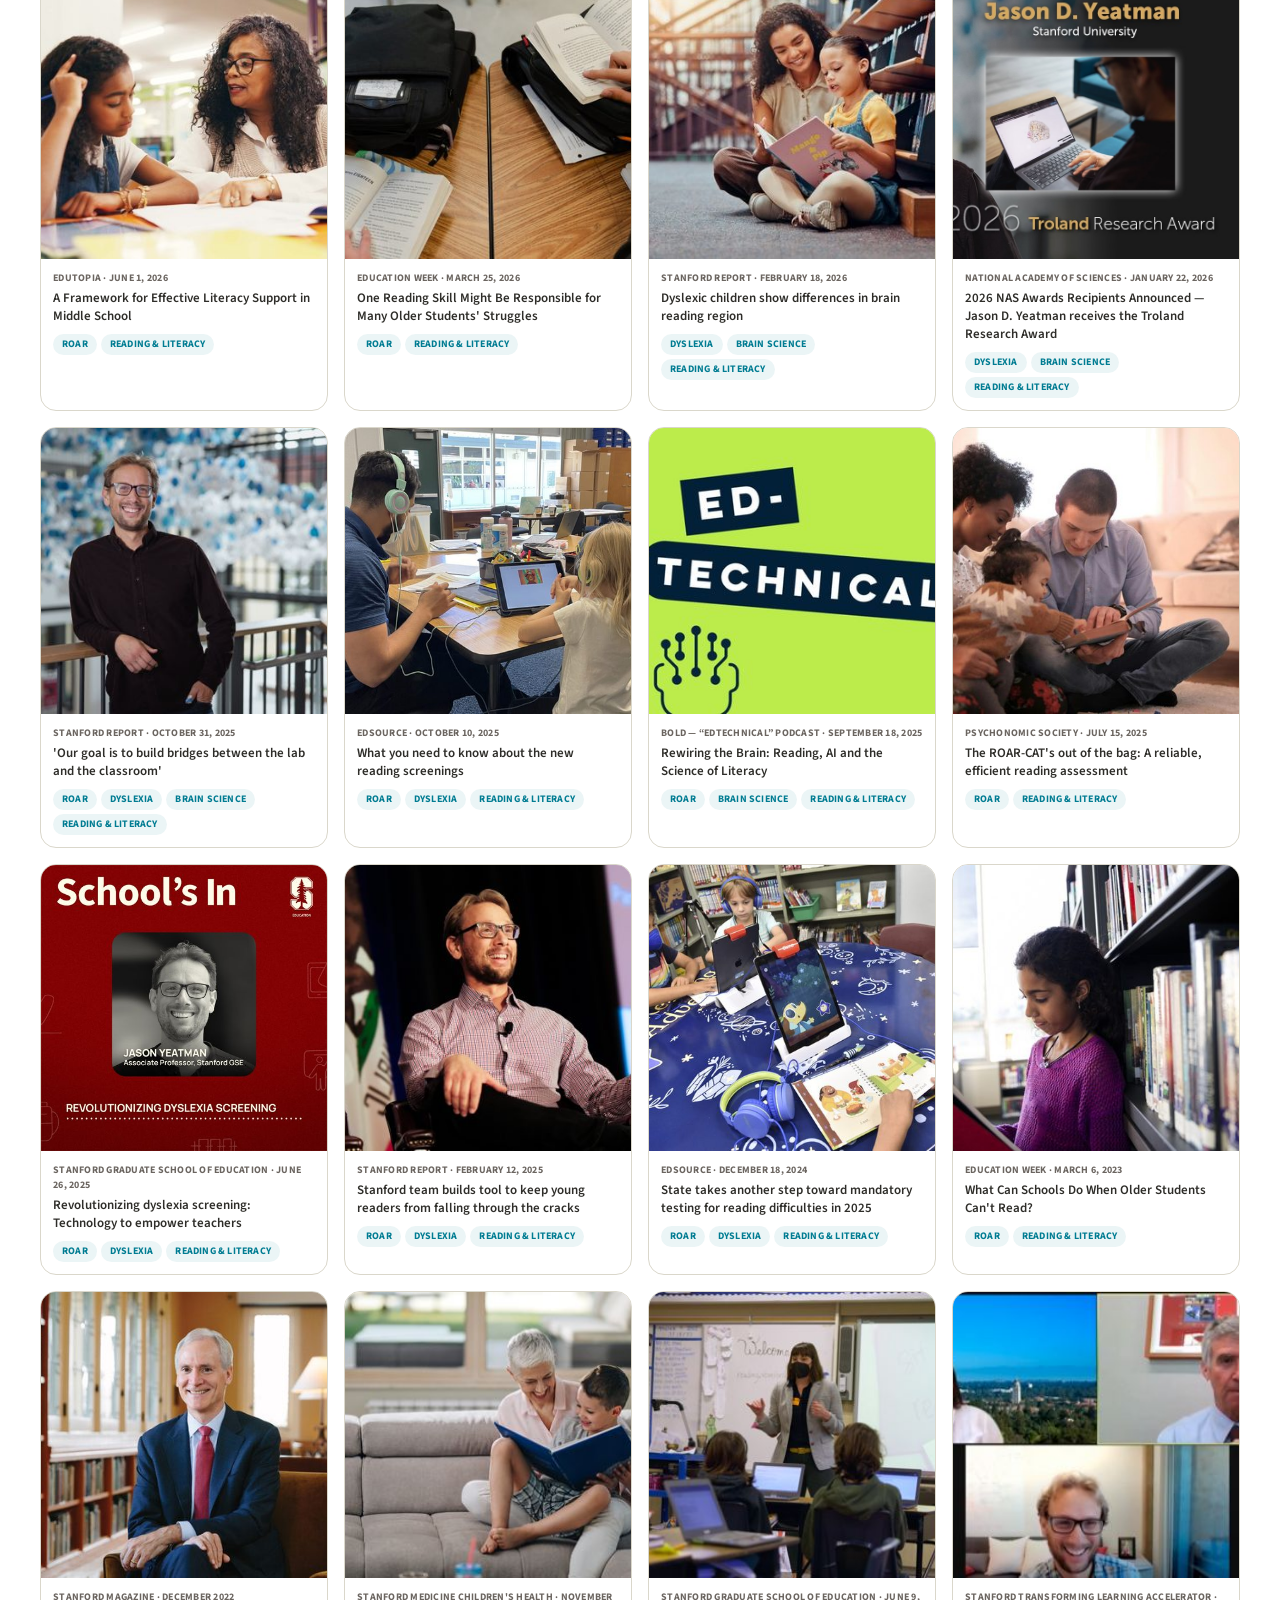
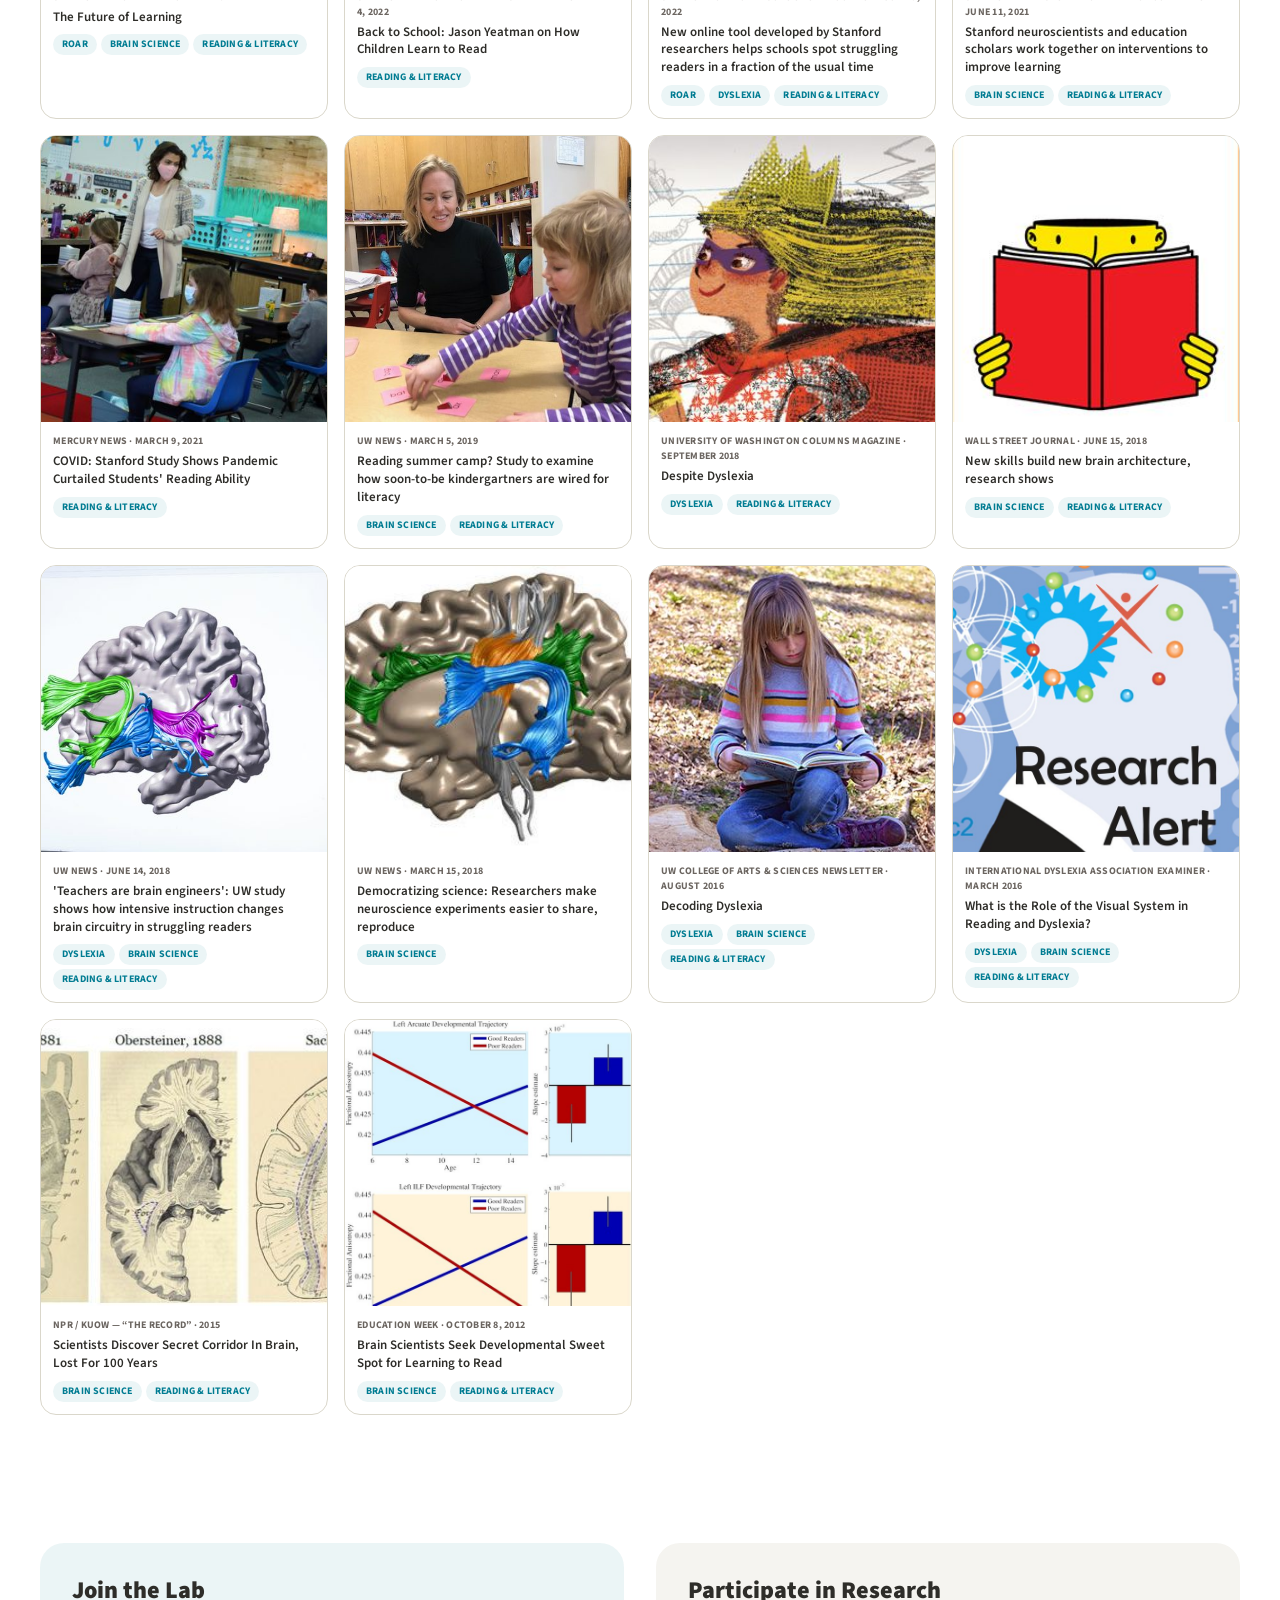
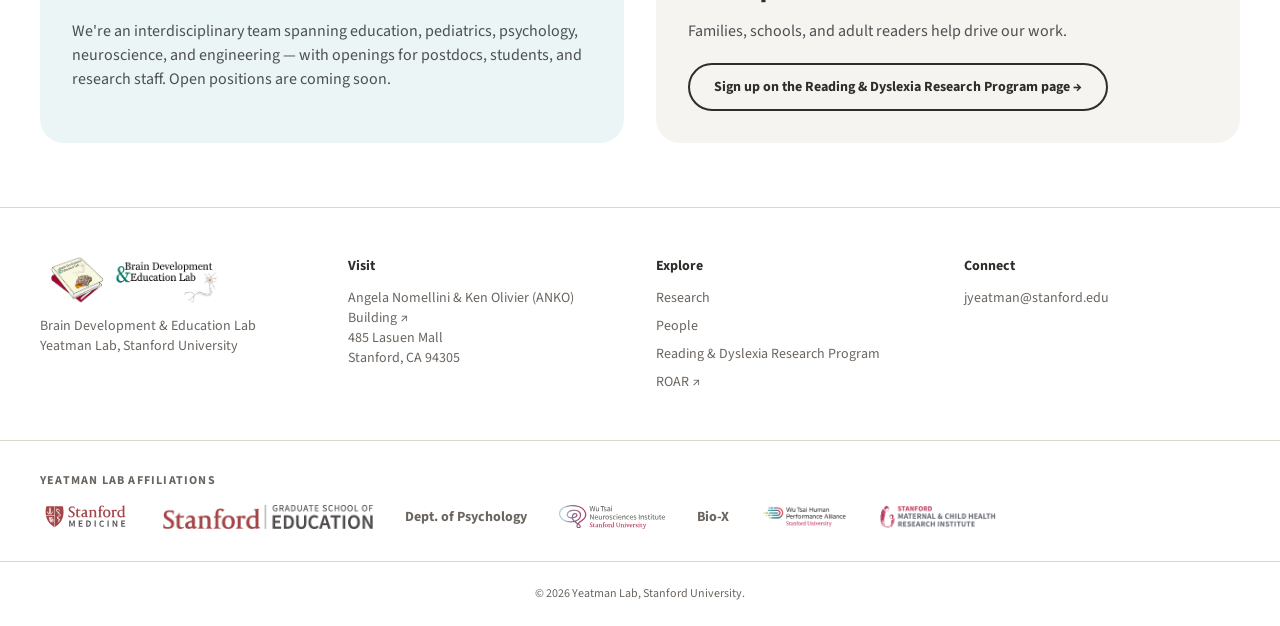
<file: bde.html>
<!DOCTYPE html>
<html lang="en" data-view="bde">
<head>
<meta charset="UTF-8" />
<meta name="viewport" content="width=device-width, initial-scale=1.0" />
<title>Brain Development &amp; Education Lab — Yeatman Lab, Stanford University</title>
<meta name="description" content="The Brain Development & Education Lab at Stanford uses neuroscience to understand how children's brains develop and learn, and applies those insights to improve educational practice and reading assessment tools like ROAR." />
<link rel="canonical" href="https://edneuro.stanford.edu/" />
<meta property="og:type" content="website" />
<meta property="og:site_name" content="Brain Development & Education Lab" />
<meta property="og:url" content="https://edneuro.stanford.edu/" />
<meta property="og:title" content="Brain Development & Education Lab — Stanford University" />
<meta property="og:description" content="The Brain Development & Education Lab at Stanford uses neuroscience to understand how children's brains develop and learn, and applies those insights to improve educational practice and reading assessment tools like ROAR." />
<meta property="og:image" content="https://edneuro.stanford.edu/assets/social/bde.png" />
<meta property="og:image:width" content="1200" />
<meta property="og:image:height" content="630" />
<meta property="og:image:alt" content="Brain Development & Education Lab at Stanford University: neuroscience and education, in a virtuous cycle." />
<meta property="og:locale" content="en_US" />
<meta name="twitter:card" content="summary_large_image" />
<meta name="twitter:title" content="Brain Development & Education Lab — Stanford University" />
<meta name="twitter:description" content="The Brain Development & Education Lab at Stanford uses neuroscience to understand how children's brains develop and learn, and applies those insights to improve educational practice and reading assessment tools like ROAR." />
<meta name="twitter:image" content="https://edneuro.stanford.edu/assets/social/bde.png" />
<meta name="twitter:image:alt" content="Brain Development & Education Lab at Stanford University: neuroscience and education, in a virtuous cycle." />
<script type="application/ld+json">
{
  "@context": "https://schema.org",
  "@type": "ResearchOrganization",
  "name": "Yeatman Lab",
  "alternateName": ["Reading & Dyslexia Research Program", "Brain Development & Education Lab"],
  "url": "https://dyslexia.stanford.edu/",
  "sameAs": ["https://edneuro.stanford.edu/", "https://roar.stanford.edu/"],
  "parentOrganization": { "@type": "CollegeOrUniversity", "name": "Stanford University", "url": "https://www.stanford.edu/" },
  "address": { "@type": "PostalAddress", "addressLocality": "Stanford", "addressRegion": "CA", "addressCountry": "US" },
  "founder": { "@type": "Person", "name": "Jason D. Yeatman" }
}
</script>
<link rel="icon" type="image/png" sizes="32x32" href="assets/logos/stanford-s-favicon-32.png" />
<link rel="icon" type="image/png" sizes="16x16" href="assets/logos/stanford-s-favicon-16.png" />
<link rel="apple-touch-icon" href="assets/logos/stanford-s-favicon.png" />
<link rel="preconnect" href="https://fonts.googleapis.com" />
<link rel="preconnect" href="https://fonts.gstatic.com" crossorigin />
<link href="https://fonts.googleapis.com/css2?family=Source+Serif+4:opsz,wght@8..60,500;8..60,700&family=Source+Sans+3:wght@400;500;600;700;800;900&display=swap" rel="stylesheet" />
<style>
  :root { --accent:#007C92; --accent-rgb:0,124,146; --accent-dark:#00596a; }
  html { scroll-behavior: smooth; scroll-padding-top: 68px; }
  @media (min-width:1024px){ html{ scroll-padding-top: 62px; } }
  body { font-family:'Source Sans 3',sans-serif; }
  .accent-bg{ background-color:var(--accent); }
  .accent-text{ color:var(--accent); }
  .tint-8{ background-color:rgba(var(--accent-rgb),.08); }
  .tint-14{ background-color:rgba(var(--accent-rgb),.14); }
  .btn-primary{ background-color:var(--accent); }
  .btn-primary:hover{ background-color:var(--accent-dark); }
  ::selection{ background:rgba(var(--accent-rgb),.22); }

  /* The lab mission statement. Sits one step above body copy so it reads as the page's
     opening, but not so large that it competes with the "Lab Mission" heading over ~740
     characters. clamp() scales it without breakpoints; 67ch holds the line to ~72
     characters, inside the comfortable 45-75 range — measured, not assumed: Source Sans
     3's `ch` is narrow, so 67ch renders ~630px, and 72ch overshot at 77 characters.
     1.6 leading keeps a 10-line paragraph easy to track. Not a Tailwind utility stack because text-* ships its own line-height
     and beats leading-* on the Play CDN. */
  .section-lead{ font-size:clamp(16.5px, 0.4vw + 14px, 19px); line-height:1.6;
    color:#2E2D29; max-width:67ch; }

  .coin-wrap{ perspective:1200px; }
  .coin{ width:96px; height:96px; position:relative; cursor:pointer; -webkit-tap-highlight-color:transparent; }
  @media (min-width:1280px){ .coin{ width:132px; height:132px; } }
  .coin-inner{ width:100%; height:100%; position:relative; transition:transform .85s cubic-bezier(.34,1.56,.64,1), filter .85s ease; transform-style:preserve-3d; }
  .coin.is-flipped .coin-inner{ transform:rotateY(180deg); }
  .coin.is-navigating .coin-inner{ transform:rotateY(1080deg) scale(1.22); filter:drop-shadow(0 0 28px rgba(255,255,255,.6)); transition:transform .9s cubic-bezier(.22,.68,0,1), filter .9s ease; }
  .coin-face{ position:absolute; inset:0; border-radius:9999px; display:flex; align-items:center; justify-content:center;
    backface-visibility:hidden; box-shadow:0 14px 34px rgba(0,0,0,.32), inset 0 0 0 5px rgba(255,255,255,.5); }
  .coin-front{ background:#8C1515; } .coin-back{ background:#007C92; transform:rotateY(180deg); }
  .coin-face img{ width:88px; height:88px; object-fit:contain; border-radius:9999px; background:#fff; padding:9px; box-sizing:border-box; }
  .coin:hover .coin-inner{ transform:rotateY(180deg) scale(1.08); }

  .side-panel{ transition:opacity .5s ease, filter .5s ease; cursor:pointer; }
  .side-inactive{ opacity:.55; filter:saturate(.7); }
  .side-panel:hover{ filter:brightness(1.06); }

  .avatar-fallback{ font-weight:700; background-color:var(--accent); }
  .link-chip{ font-size:11px; font-weight:700; text-transform:uppercase; letter-spacing:.03em; color:var(--accent); border:1px solid rgba(var(--accent-rgb),.35); border-radius:9999px; padding:4px 10px; }
  .link-chip:hover{ background-color:rgba(var(--accent-rgb),.08); }
  /* Links inside running prose. Underlined by default: inside a paragraph, colour alone
     isn't a sufficient affordance (WCAG 1.4.1), and these sit in text a reader is
     scanning rather than in a row of obvious controls. */
  .prose-link{ color:var(--accent); text-decoration:underline; text-decoration-thickness:1px;
    text-underline-offset:2px; }
  .prose-link:hover{ text-decoration-thickness:2px; color:var(--accent-dark); }

  /* The virtuous-cycle figure beside the mission — slide 2 of the lab's deck, rebuilt for
     the web. Everything (photos, arrows, labels) lives in ONE 400x300 SVG coordinate space.
     That's deliberate: it lets the box be any height, because `preserveAspectRatio` scales
     the whole diagram uniformly. Mixing CSS-positioned circles with an SVG arrow layer, as
     an earlier version did, pins the box to a fixed aspect ratio — change the height and the
     arrow tips drift off the circles.
     From lg up the figure takes its height from the mission paragraph beside it
     (`height:100%` in a stretch row), so the two columns end level. Below lg it's stacked and
     nothing sets the row height, so it falls back to an explicit 4:3. */
  .cycle{ position:relative; width:100%; aspect-ratio:4/3;
    border-radius:1.25rem; background:#FAF9F6; border:1px solid #E4E1D7; overflow:hidden;
    transition:box-shadow .3s ease, border-color .3s ease; }
  @media (min-width:1024px){ .cycle{ aspect-ratio:auto; height:100%; min-height:300px; } }
  /* Stacked, the figure would otherwise run the full column width — 962x722 at 1010px,
     which bloats the photos to 332px each. Cap it and centre it instead. */
  @media (max-width:1023px){ .cycle{ max-width:560px; margin-inline:auto; } }
  .cycle:hover, .cycle:focus{ box-shadow:0 10px 30px rgba(0,0,0,.13); border-color:#C9C5B8; outline:none; }
  .cycle-svg{ position:absolute; inset:0; width:100%; height:100%; color:var(--accent); }
  .cyc-photo{ transition:transform .45s cubic-bezier(.22,.68,0,1);
    transform-box:fill-box; transform-origin:center; }
  .cycle:hover .cyc-photo, .cycle:focus .cyc-photo{ transform:scale(1.04); }
  .cyc-arrow-shaft{ fill:none; stroke:currentColor; stroke-width:53; }
  .cyc-arrow-head{ fill:currentColor; }

  /* Labels ride inside the SVG as foreignObject so they scale with the diagram and stay
     locked to the arrows. Hidden below lg — no room; the scrim covers that case. */
  .cyc-fo{ display:none; }
  @media (min-width:1024px){ .cyc-fo{ display:block; } }
  /* Both label boxes are the same 130x90 and mirror each other about the figure's centre,
     so they read as a matched pair rather than two different shapes. Text is centred inside,
     which is what lets one hold four lines and the other three without looking uneven. */
  .cyc-lbl{ font-family:'Source Sans 3',sans-serif; font-size:12px; line-height:1.35;
    color:#2E2D29; background:rgba(255,255,255,.92); border:1px solid #E4E1D7;
    border-radius:7px; padding:8px 9px; box-sizing:border-box;
    width:100%; height:100%; display:flex; align-items:center; }
  /* An oval, not a circle: 128x86 is the widest ellipse that still clears both photos on the
     diagonal, and the extra width is what breaks the title over three lines instead of four. */
  .cyc-mid{ text-decoration:none; cursor:pointer; transition:border-color .2s;
    font-family:'Source Sans 3',sans-serif; font-size:10px; font-weight:800;
    line-height:1.3; color:#2E2D29; border:1px solid #C9C5B8; border-radius:50%;
    width:100%; height:100%; box-sizing:border-box; display:flex; align-items:center;
    justify-content:center; text-align:center; padding:0 12px; }
  .cyc-mid:hover{ border-color:#8C8578; text-decoration:underline; }

  /* Below lg: wordless, with hover/tap revealing the same content. */
  .cycle-cap{ position:absolute; left:0; right:0; bottom:0; padding:9px 12px;
    font-size:10px; font-weight:800; letter-spacing:.07em; text-transform:uppercase;
    color:#8C8578; text-align:center; background:linear-gradient(transparent,#FAF9F6 55%);
    transition:opacity .25s ease; }
  .cycle-over{ position:absolute; inset:0; padding:20px 18px; background:rgba(250,249,246,.955);
    display:flex; flex-direction:column; justify-content:center; gap:11px; text-align:left;
    opacity:0; pointer-events:none; transition:opacity .3s ease; }
  .cycle:hover .cycle-over, .cycle:focus .cycle-over{ opacity:1; pointer-events:auto; }
  .cycle:hover .cycle-cap, .cycle:focus .cycle-cap{ opacity:0; }
  .cycle-over h3{ font-size:14px; font-weight:900; line-height:1.3; color:var(--accent); }
  .cycle-leg{ display:flex; gap:9px; align-items:flex-start; font-size:12.5px; line-height:1.45;
    color:#2E2D29; }
  .cycle-leg i{ flex:none; margin-top:1px; font-style:normal; font-weight:900; color:var(--accent); }
  @media (min-width:1024px){ .cycle-cap, .cycle-over{ display:none; } }
  /* Target of a data-pub-doi jump — a row among 136 needs saying so for a moment. */
  .pub-flash{ animation:pubFlash 2.4s ease-out; }
  @keyframes pubFlash{ 0%,55%{ background:rgba(var(--accent-rgb),.16);
      box-shadow:0 0 0 2px rgba(var(--accent-rgb),.45); } 100%{ background:transparent;
      box-shadow:0 0 0 2px rgba(var(--accent-rgb),0); } }
  /* Citation count. Lives on the chip row with the links, so it reads as part of a
     scannable column rather than something buried mid-sentence. Deliberately styled as
     INFO not ACTION: filled tint + sentence case, where .link-chip is outlined +
     uppercase. Text is --accent-dark because the base accent on this tint is only
     4.27:1 on teal — below AA for 11px. */
  .cite-badge{ font-size:11px; font-weight:700; color:var(--accent-dark);
    background:rgba(var(--accent-rgb),.10); border-radius:9999px; padding:2px 10px;
    white-space:nowrap; }
  a.cite-badge:hover{ background:rgba(var(--accent-rgb),.20); text-decoration:underline;
    text-decoration-thickness:1px; text-underline-offset:2px; }
  details > summary::-webkit-details-marker{ display:none; }
  details summary{ list-style:none; }
  details summary::before{ content:'▸'; display:inline-block; margin-right:8px; color:var(--accent); transition:transform .2s; }
  details[open] summary::before{ transform:rotate(90deg); }

  .swipe-card{ position:absolute; inset:0; border-radius:1rem; background:#fff; box-shadow:0 6px 18px rgba(0,0,0,.14);
    border:1px solid #EDE9E0; overflow:hidden; display:flex; flex-direction:column; cursor:grab; touch-action:none; user-select:none; }
  .swipe-card:active{ cursor:grabbing; }
  .swipe-card img{ width:100%; height:220px; object-fit:cover; pointer-events:none; }
  .swipe-card-label{ font-size:11px; padding:8px 10px; color:#6B6560; line-height:1.3; }
  #swipe-stage:focus{ outline:2px solid rgba(var(--accent-rgb),.4); outline-offset:4px; border-radius:1rem; }

  .team-card{ cursor:pointer; border-radius:1rem; padding:8px; position:relative; transition:background-color .15s; }
  .team-card:hover, .team-card:focus-within{ background-color:#FAF9F6; outline:none; z-index:30; }
  .team-card.expanded{ z-index:30; }
  .filter-pill{ font-size:12px; font-weight:700; border-radius:9999px; padding:6px 14px; border:1px solid #DAD7CB; color:#4D4F53; background:#fff; cursor:pointer; transition:all .15s; }
  .filter-pill:hover{ border-color:var(--accent); color:var(--accent); }
  .filter-pill.active{ background:var(--accent); border-color:var(--accent); color:#fff; }
  .filter-pill-primary{ border-width:1.5px; border-color:var(--accent); color:var(--accent); background:rgba(var(--accent-rgb),.07); }
  .filter-pill-primary.active{ background:var(--accent); border-color:var(--accent); color:#fff; }
  .media-tag{ font-size:10px; font-weight:700; letter-spacing:.02em; text-transform:uppercase; border-radius:9999px; padding:3px 9px; background:rgba(var(--accent-rgb),.08); color:var(--accent); }
  .pill-divider{ width:1px; align-self:stretch; background:#DAD7CB; margin:2px 6px; }
  .team-tag-pill{ font-size:10px; font-weight:700; text-transform:uppercase; letter-spacing:.02em; color:var(--accent); background:rgba(var(--accent-rgb),.08); border-radius:9999px; padding:2px 8px; display:inline-block; }
  .team-photo-wrap img{ transition:transform .4s ease; }
  .team-card:hover .team-photo-wrap img, .team-card:focus-within .team-photo-wrap img, .team-card.expanded .team-photo-wrap img{ transform:scale(1.08); }
  .team-expand{ position:absolute; inset:0; background:#fff; border-radius:1rem;
    box-shadow:0 8px 24px rgba(0,0,0,.25); border-top:3px solid var(--accent); text-align:left;
    opacity:0; visibility:hidden; transform:scale(.9); transform-origin:center; overflow-y:auto; padding:16px;
    transition:opacity .3s ease, transform .3s ease, visibility 0s linear .3s;
    pointer-events:none; }
  .team-card:hover .team-expand, .team-card:focus-within .team-expand, .team-card.expanded .team-expand{
    opacity:1; visibility:visible; transition:opacity .3s ease, transform .3s ease, visibility 0s; transform:scale(1); pointer-events:auto; }
  .team-expand-bio{ font-size:12px; color:#4D4F53; line-height:1.5; }
  .team-expand-tags{ display:flex; flex-wrap:wrap; gap:4px; margin-top:10px; }
  .team-expand-links{ display:flex; flex-wrap:wrap; gap:6px; margin-top:10px; }
  .team-expand-pubs{ margin-top:12px; border-top:1px solid #EDE9E0; padding-top:10px; }
  .team-expand-pubs-title{ font-size:10px; font-weight:700; text-transform:uppercase; letter-spacing:.04em; color:#6B6560; }
  .team-expand-pubs ul{ list-style:none; margin:0; padding:0; }
  .team-expand-pubs li{ font-size:11px; color:#4D4F53; margin-top:6px; line-height:1.4; }
  .team-expand-pubs a{ color:var(--accent); font-weight:600; text-decoration:none; }
  .team-expand-pubs a:hover{ text-decoration:underline; }

  .pub-card{ position:absolute; bottom:calc(100% + 8px); right:0; z-index:40;
    width:340px; max-width:90vw; background:#fff; border-radius:1rem; text-align:left;
    box-shadow:0 20px 45px rgba(0,0,0,.22), 0 2px 8px rgba(0,0,0,.08); border-top:3px solid var(--accent);
    padding:14px 16px; opacity:0; pointer-events:none;
    transform:translateY(6px) scale(.96);
    transition:opacity .2s ease, transform .2s ease; }
  .pub-item:hover .pub-card, .pub-item:focus-within .pub-card{
    opacity:1; transform:translateY(0) scale(1); pointer-events:auto; }
  .pub-card.flip-down{ bottom:auto; top:calc(100% + 8px); }
  .pub-card-figure{ width:100%; max-height:220px; object-fit:contain; border-radius:.5rem; margin-bottom:8px; display:block; background:#F5F4F0; }
  .pub-card-summary{ font-size:12px; line-height:1.5; color:#2E2D29; }

  /* Sticky year index for the publication list. Pins under the sticky site header
     (65px mobile / 61px lg), so any year stays one click away from deep in the list.
     z-index sits below .pub-card (40) so hover summaries still float over it. */
  /* Sticky only from lg up: at phone widths the 18 chips wrap to 3 rows (101px), which
     with the 65px header would permanently eat ~20% of the viewport. There it just sits
     at the top of the list as a normal index. */
  .pubs-years{ position:static; z-index:20;
    display:flex; flex-wrap:wrap; gap:4px; align-items:center;
    border:1px solid #E4E1D7; background:#fff; border-radius:.75rem;
    padding:8px 10px; margin-bottom:14px; box-shadow:0 1px 4px rgba(0,0,0,.05); }
  @media (min-width:1024px){ .pubs-years{ position:sticky; top:61px; } }
  .pubs-years-label{ font-size:10px; font-weight:800; letter-spacing:.06em; text-transform:uppercase;
    color:#8C8578; margin-right:2px; }
  .pub-year-chip{ font-size:11px; font-weight:700; color:#6B6560; background:#F0EDE5; border:none;
    border-radius:9999px; padding:4px 7px; cursor:pointer; transition:background-color .15s, color .15s; }
  .pub-year-chip:hover{ background:#DFDBCE; color:#2E2D29; }
  .pub-year-chip.active{ background:var(--accent); color:#fff; }
  .pub-year-chip[hidden]{ display:none; }
  .pub-year-chip small{ font-weight:400; opacity:.6; margin-left:2px; }
  .pub-year-all{ font-size:10px; font-weight:800; letter-spacing:.04em; text-transform:uppercase;
    color:var(--accent); border:1.5px solid var(--accent); background:rgba(var(--accent-rgb),.06);
    border-radius:9999px; padding:4px 10px; cursor:pointer; transition:background-color .15s, color .15s; }
  .pub-year-all:hover{ background:var(--accent); color:#fff; }
  /* A collapsed year renders nothing at all — the chip strip above IS the index, so an
     empty 61px header row per closed year was the "page of dropdowns" problem itself.
     applyPubsFilter still uses inline display for filtering, which composes: clearing it
     back to '' lets this rule decide. */
  #pubs-list details:not([open]){ display:none; }

  .pubfig-strip{ display:flex; gap:16px; overflow-x:auto; overflow-y:hidden; scroll-snap-type:x proximity; overflow-anchor:none;
    padding:4px 2px 6px; scrollbar-width:none; -webkit-overflow-scrolling:touch; }
  .pubfig-strip::-webkit-scrollbar{ display:none; }
  .pubfig-card{ flex:0 0 76vw; max-width:280px; scroll-snap-align:start; position:relative;
    background:#fff; border:1px solid #DAD7CB; border-radius:1rem; overflow:hidden;
    text-decoration:none; color:inherit;
    transition:box-shadow .18s ease, border-color .18s ease, opacity .5s ease, transform .55s cubic-bezier(.22,1,.36,1); }
  /* Cards settle into place the first time the strip is seen. Y-only offset: an X shift
     would change the scroll width, and the strip clips overflow-y. */
  .pubfig-strip.is-dealing .pubfig-card{ opacity:0; transform:translateY(12px) scale(.94) rotate(-1.2deg); }
  /* Wrapping from the last card back to the first cross-fades rather than racing
     ~12,000px across, which would just be a blur. */
  .pubfig-strip{ transition:opacity .28s ease; }
  .pubfig-strip.is-rewinding{ opacity:0; }
  @media (prefers-reduced-motion: reduce){
    .pubfig-strip.is-dealing .pubfig-card{ opacity:1; transform:none; }
    .pubfig-card{ transition:box-shadow .18s ease, border-color .18s ease; }
    .pubfig-strip, .pubfig-strip.is-rewinding{ transition:none; opacity:1; }
  }
  @media (min-width:640px){ .pubfig-card{ flex:0 0 260px; } }
  .pubfig-card:hover, .pubfig-card:focus-visible{ box-shadow:0 8px 22px rgba(0,0,0,.13); border-color:#C9C5B8; outline:none; }
  /* Thumbs are pre-cropped to exactly this box ratio, so the figure fills it edge to edge. */
  .pubfig-fig{ background:#F5F4F0; aspect-ratio:3/2; overflow:hidden; }
  .pubfig-fig img{ width:100%; height:100%; object-fit:cover; display:block; }
  .pubfig-body{ padding:11px 14px 14px; }
  .pubfig-year{ font-size:10px; font-weight:800; letter-spacing:.06em; color:var(--accent); }
  /* No line-clamp: a clamped title reads as an abbreviated one, and several of these run past
     four lines. The card grows to fit instead. */
  .pubfig-title{ font-family:'Source Serif 4',serif; font-weight:700; font-size:13px; line-height:1.3; margin-top:4px; }
  /* Full summary on hover/focus, so long academic summaries are never truncated. */
  /* Summary rises from the bottom as a sheet, sized to its own text, and stops short of
     the top so some of the figure stays visible behind it. */
  .pubfig-over{ position:absolute; left:0; right:0; bottom:0; background:#fff;
    border-top:3px solid var(--accent); max-height:calc(100% - 32px); overflow-y:auto;
    padding:12px 14px 13px; font-size:11px; line-height:1.45; color:#2E2D29;
    box-shadow:0 -8px 22px rgba(0,0,0,.13);
    transform:translateY(101%); transition:transform .34s cubic-bezier(.22,1,.36,1); }
  .pubfig-over p{ margin:0; }
  .pubfig-card:hover .pubfig-over, .pubfig-card:focus-visible .pubfig-over{ transform:translateY(0); }

  /* A slim rail under the strip, so it reads as something you can slide. */
  .pubfig-rail{ position:relative; height:4px; border-radius:9999px; background:#E4E1D7; margin:14px auto 0; max-width:220px; }
  .pubfig-rail-thumb{ position:absolute; top:0; left:0; height:4px; min-width:26px; border-radius:9999px;
    background:var(--accent); transition:transform .18s ease-out; }
  .pubfig-arrow{ position:absolute; top:calc(50% - 30px); transform:translateY(-50%); width:40px; height:40px;
    border-radius:9999px; background:#fff; box-shadow:0 4px 14px rgba(0,0,0,.16); border:1px solid #DAD7CB;
    display:none; align-items:center; justify-content:center; font-size:18px; font-weight:700; color:#2E2D29;
    cursor:pointer; transition:background-color .15s, opacity .15s; z-index:5; }
  @media (min-width:768px){ .pubfig-arrow{ display:flex; } }
  .pubfig-arrow:hover{ background:#2E2D29; color:#fff; }
  .pubfig-arrow.is-off{ opacity:0; pointer-events:none; }
  .pubfig-arrow-prev{ left:-16px; }
  .pubfig-arrow-next{ right:-16px; }

  /* Keyboard skip link: off-screen until focused, then pinned top-left. */
  .skip-link{ position:fixed; top:0; left:0; z-index:100; background:var(--accent); color:#fff;
    padding:10px 18px; font-weight:700; font-size:14px; border-radius:0 0 10px 0;
    transform:translateY(-130%); transition:transform .15s ease; }
  .skip-link:focus{ transform:translateY(0); outline:3px solid #fff; outline-offset:-5px; }
  /* Chips inside a tinted card: the base accent is only 4.40:1 there (below AA for
     11px text). The existing dark variant gives 7.18:1. Matches nothing on rdrp,
     where no link-chip sits on tint-8 — kept on both pages so the CSS stays in sync. */
  .tint-8 .link-chip{ color:var(--accent-dark); }
</style>
<!-- Compiled Tailwind. Must load AFTER the <style> above: the Play CDN it
     replaced injected its sheet there, so utilities win ties against the
     rules above. Regenerate with tools/build-tailwind-css.py -->
<link rel="stylesheet" href="assets/tailwind.css?v=1" />
</head>
<body class="text-[#2E2D29] bg-white antialiased">
  <a href="#main" class="skip-link">Skip to main content</a>


  <!-- Header -->
  <header class="sticky top-0 z-40 bg-white/95 backdrop-blur border-b border-[#DAD7CB]">
    <div class="max-w-7xl mx-auto px-6 lg:px-10 py-3 flex items-center justify-between gap-6">
      <a href="#top" class="flex items-center gap-2 min-w-0">
        <span class="font-serif font-semibold hidden xl:block shrink-0" style="color:#8C1515; font-size:17px; letter-spacing:-0.01em;">Stanford University</span>
        <img src="assets/logos/bde-banner.png" width="3110" height="828" alt="Brain Development &amp; Education Lab" class="w-auto h-7 sm:h-9 shrink-0" />
      </a>
      <nav class="hidden lg:flex items-center gap-3 xl:gap-8 text-sm font-semibold text-[#4D4F53] whitespace-nowrap">
        <a href="#research" class="hover:text-[#2E2D29]">Research</a>
        <a href="#publications" class="hover:text-[#2E2D29]">Publications</a>
        <a href="#team" class="hover:text-[#2E2D29]">People</a>
        <a href="#software" class="hover:text-[#2E2D29]">Software</a>
        <a href="#roar" class="hover:text-[#2E2D29]">ROAR</a>
        <a href="#media" class="hover:text-[#2E2D29]">Media</a>
      </nav>
      <div class="flex items-center gap-3 shrink-0">
        <div class="relative hidden sm:flex items-center rounded-full bg-[#2E2D29] p-1 w-[260px] xl:w-[320px]">
          <span class="absolute inset-y-1 right-1 w-[calc(50%-4px)] rounded-full accent-bg"></span>
          <a href="https://dyslexia.stanford.edu/" class="relative z-10 flex-1 text-center px-2 py-1.5 text-xs font-bold rounded-full text-white/60 hover:text-white transition-colors truncate">Reading &amp; Dyslexia</a>
          <span class="relative z-10 flex-1 text-center px-2 py-1.5 text-xs font-bold rounded-full text-white truncate">Brain Development</span>
        </div>
        <button id="mobile-nav-toggle" class="lg:hidden inline-flex items-center justify-center w-10 h-10 rounded-full bg-[#2E2D29] text-white shrink-0" aria-label="Open navigation menu" aria-expanded="false" aria-controls="mobile-nav-panel">
          <svg width="20" height="20" viewBox="0 0 24 24" fill="none" stroke="currentColor" stroke-width="2" stroke-linecap="round" stroke-linejoin="round"><line x1="4" y1="7" x2="20" y2="7"/><line x1="4" y1="12" x2="20" y2="12"/><line x1="4" y1="17" x2="20" y2="17"/></svg>
        </button>
        <a href="https://dyslexia.stanford.edu/" class="sm:hidden inline-flex items-center justify-center w-10 h-10 rounded-full bg-[#2E2D29] text-white shrink-0" aria-label="Switch to the Reading &amp; Dyslexia Research Program page">
          <svg width="18" height="18" viewBox="0 0 24 24" fill="none" stroke="currentColor" stroke-width="2" stroke-linecap="round" stroke-linejoin="round"><path d="M17 2l4 4-4 4"/><path d="M3 11V9a4 4 0 0 1 4-4h14"/><path d="M7 22l-4-4 4-4"/><path d="M21 13v2a4 4 0 0 1-4 4H3"/></svg>
        </a>
      </div>
    </div>
    <div id="mobile-nav-panel" class="hidden lg:hidden absolute inset-x-0 top-full bg-white border-b border-[#DAD7CB] shadow-lg">
      <nav class="flex flex-col px-6 py-2 text-sm font-semibold text-[#4D4F53]">
        <a href="#research" class="py-3 border-b border-[#EDE9E0] hover:text-[#2E2D29]">Research</a>
        <a href="#publications" class="py-3 border-b border-[#EDE9E0] hover:text-[#2E2D29]">Publications</a>
        <a href="#team" class="py-3 border-b border-[#EDE9E0] hover:text-[#2E2D29]">People</a>
        <a href="#software" class="py-3 border-b border-[#EDE9E0] hover:text-[#2E2D29]">Software</a>
        <a href="#roar" class="py-3 border-b border-[#EDE9E0] hover:text-[#2E2D29]">ROAR</a>
        <a href="#media" class="py-3 hover:text-[#2E2D29]">Media</a>
      </nav>
    </div>
  </header>

  <main id="main" tabindex="-1">
  <!-- Hero -->
  <section id="top" class="relative overflow-hidden">
    <div class="grid lg:grid-cols-2 min-h-[560px]">
      <div class="side-panel side-inactive relative flex items-start justify-center px-8 sm:px-14 pt-20 pb-16" style="background:linear-gradient(135deg,#8C1515 0%,#5c0f0f 100%);">
        <p class="hidden lg:block lg:absolute lg:top-8 lg:right-1 text-[20px] font-bold uppercase tracking-[.08em] text-white/45">Yeatman</p>
        <div class="max-w-md text-white text-center lg:text-right lg:items-end lg:flex lg:flex-col">
          <h2 class="font-black text-3xl sm:text-4xl mt-3 leading-tight">Reading &amp; Dyslexia<br/>Research Program</h2>
          <p class="mt-4 text-white/85 leading-relaxed min-h-[80px] sm:min-h-[100px]">Understanding the factors that contribute to differences in how children learn to read.</p>
          <a href="#publications" id="hero-pubs-rdrp" class="inline-block mt-5 bg-white text-[#8C1515] font-bold rounded-full px-6 py-3 text-sm hover:bg-[#2E2D29] hover:text-white transition-colors">Reading &amp; Dyslexia Research Program Publications ↓</a>
        </div>
      </div>
      <div class="side-panel relative flex items-start justify-center px-8 sm:px-14 pt-20 pb-16" style="background:linear-gradient(135deg,#00596a 0%,#007C92 100%);">
        <p class="hidden lg:block lg:absolute lg:top-8 lg:left-1 text-[20px] font-bold uppercase tracking-[.08em] text-white/45">Lab</p>
        <div class="max-w-md text-white text-center lg:text-left">
          <h1 class="font-black text-3xl sm:text-4xl mt-3 leading-tight">Brain Development &amp;<br/>Education Lab</h1>
          <p class="mt-4 text-white/85 leading-relaxed min-h-[80px] sm:min-h-[100px]">
            Our mission is to both use neuroscience as a tool for improving education, and use education as a tool for furthering our understanding of the brain.
          </p>
          <a href="#publications" id="hero-pubs-bde" class="inline-block mt-5 bg-white text-[#007C92] font-bold rounded-full px-6 py-3 text-sm hover:bg-[#2E2D29] hover:text-white transition-colors">Brain Development &amp; Education Lab Publications ↓</a>
        </div>
      </div>
    </div>
    <div class="coin-wrap hidden lg:flex absolute inset-0 items-center justify-center pointer-events-none">
      <div class="flex flex-col items-center gap-3 pointer-events-auto">
        <button id="coin" class="coin" aria-label="Flip to the Reading &amp; Dyslexia Research Program page">
          <div class="coin-inner">
            <div class="coin-face coin-front"><img src="assets/logos/rdrp-round.svg?v=3" width="400" height="400" alt="Reading &amp; Dyslexia Research Program" /></div>
            <div class="coin-face coin-back"><img src="assets/logos/bde-mark.png" width="400" height="400" alt="Brain Development &amp; Education Lab" /></div>
          </div>
        </button>
        <span class="hidden xl:inline-block text-[11px] font-bold uppercase tracking-widest text-white bg-black/30 rounded-full px-3 py-1 backdrop-blur">Flip to Reading &amp; Dyslexia</span>
      </div>
    </div>
  </section>

  <!-- Research focus: real, current, funded projects -->
  <section id="research" class="max-w-7xl mx-auto px-6 lg:px-10 pt-14 pb-16">
    <h2 class="font-black text-3xl">Lab Mission</h2>
    <div class="grid lg:grid-cols-2 gap-10 lg:gap-14 items-stretch mt-4">
      <p class="section-lead">The overarching goal of our research is to understand the interplay between brain development, education, and learning outcomes — specifically in reading. By combining multimodal neuroimaging with tightly controlled educational interventions, we study how a child's unique pattern of brain development predisposes them to succeed or struggle in a given education program. Education personalized to an individual's neurobiology is a long-term vision and our immediate goal is to inspire a <a href="#publications" data-pub-doi="10.1111/mbe.70017" class="prose-link">virtuous cycle between education and neuroscience</a>. Research at the intersection of these two disciplines can propel new discoveries regarding how experience sculpts brain development and, hopefully, offer insights into learning differences that are applicable in the classroom.</p>
      <figure class="cycle" tabindex="0">
        <svg class="cycle-svg" viewBox="0 0 400 300" preserveAspectRatio="xMidYMid meet" role="img"
             aria-label="A virtuous cycle between education and neuroscience. Reading instruction and intervention feeds measures of brain structure and function, which in turn feeds back into education.">
          <defs>
            <clipPath id="cyc-clip-class"><circle cx="85" cy="215" r="69" /></clipPath>
            <filter id="cyc-shadow" x="-25%" y="-25%" width="150%" height="150%">
              <feDropShadow dx="0" dy="3" stdDeviation="4" flood-color="#000" flood-opacity=".22" />
            </filter>
            <g id="cyc-arrow">
              <path class="cyc-arrow-shaft" d="M 25 1324 C 47 1262 73 1201 102 1142 C 423 479 1102 22 1889 22 C 2189 22 2474 88 2729 208" />
              <path class="cyc-arrow-head" d="M 2900 298 C 2804 286 2677 286 2587 308 L 2706 198 L 2727 37 C 2761 124 2835 226 2900 298 Z" />
            </g>
          </defs>

          <g class="cyc-photo">
            <circle cx="315" cy="85" r="69" fill="#F1EFE8" />
            <image href="assets/figures/mission/brain-tracts.png" x="246" y="16" width="138" height="138" preserveAspectRatio="xMidYMid meet" />
          </g>
          <g class="cyc-photo" filter="url(#cyc-shadow)">
            <image href="assets/figures/mission/classroom.jpg" x="16" y="146" width="138" height="138" preserveAspectRatio="xMidYMid slice" clip-path="url(#cyc-clip-class)" />
          </g>

          <use href="#cyc-arrow" transform="translate(95 141) rotate(-8.4) scale(0.05782) translate(-25 -1324)" />
          <use href="#cyc-arrow" transform="translate(305 159) rotate(171.6) scale(0.05782) translate(-25 -1324)" />

          <foreignObject class="cyc-fo" x="10" y="26" width="130" height="90">
            <p class="cyc-lbl" xmlns="http://www.w3.org/1999/xhtml">Education as a tool to understand how experience shapes brain development.</p>
          </foreignObject>
          <foreignObject class="cyc-fo" x="260" y="184" width="130" height="90">
            <p class="cyc-lbl" xmlns="http://www.w3.org/1999/xhtml">Neuroscience as a tool to understand learning differences</p>
          </foreignObject>
          <foreignObject class="cyc-fo" x="136" y="107" width="128" height="86">
            <a class="cyc-mid" xmlns="http://www.w3.org/1999/xhtml" href="#publications" data-pub-doi="10.1111/mbe.70017">Virtuous Cycle Between Education and Neuroscience</a>
          </foreignObject>
        </svg>
        <figcaption class="cycle-cap">Our approach</figcaption>
        <div class="cycle-over">
          <h3><a href="#publications" data-pub-doi="10.1111/mbe.70017" class="prose-link">Virtuous Cycle Between Education and Neuroscience</a></h3>
          <p class="cycle-leg"><i>&uarr;</i><span>Education as a tool to understand how experience shapes brain development.</span></p>
          <p class="cycle-leg"><i>&darr;</i><span>Neuroscience as a tool to understand learning differences</span></p>
        </div>
      </figure>
    </div>

    <div class="grid md:grid-cols-2 gap-6 mt-8">
      <div class="rounded-3xl tint-8 p-8">
        <div class="w-10 h-10 rounded-full tint-14 flex items-center justify-center mb-3"><svg width="20" height="20" viewBox="0 0 24 24" fill="none" stroke="currentColor" stroke-width="2" stroke-linecap="round" stroke-linejoin="round" class="accent-text"><polyline points="3 12 8 12 10 6 14 18 16 12 21 12"></polyline></svg></div>
        <h3 class="font-black text-xl">Plasticity &amp; Learning</h3>
        <p class="text-sm text-[#4D4F53] mt-3">We combine state-of-the-art neuroimaging with intensive reading-intervention programs to understand how education sculpts the brain's reading circuitry. Our work has shown that a targeted intervention drives rapid, large-scale changes in white matter tissue properties that track a child's learning in real time — and we're now working to predict a child's learning trajectory from the structure of their reading circuitry, and to understand the long-term effects of that plasticity.</p>
        <p class="text-xs text-[#6B6560] mt-4">Currently funded by NIH NICHD R01HD095861 · <a href="https://clinicaltrials.gov/study/NCT04323488" target="_blank" rel="noopener" class="link-chip">NCT04323488</a></p>
        <div class="flex flex-wrap gap-2 mt-3">
          <a href="https://doi.org/10.1038/s41467-025-67054-3" target="_blank" rel="noopener" class="link-chip">Mitchell 2025</a>
          <a href="https://doi.org/10.1111/mbe.70017" target="_blank" rel="noopener" class="link-chip">Yeatman &amp; Yablonski 2025</a>
          <a href="https://doi.org/10.1016/j.brainresbull.2024.110958" target="_blank" rel="noopener" class="link-chip">Yeatman 2024</a>
          <a href="https://rdcu.be/UFXd" target="_blank" rel="noopener" class="link-chip">Huber 2018</a>
        </div>
      </div>

      <div class="rounded-3xl tint-8 p-8">
        <div class="w-10 h-10 rounded-full tint-14 flex items-center justify-center mb-3"><svg width="20" height="20" viewBox="0 0 24 24" fill="none" stroke="currentColor" stroke-width="2" stroke-linecap="round" stroke-linejoin="round" class="accent-text"><polygon points="12 3 3 8 12 13 21 8 12 3"></polygon><polyline points="3 13 12 18 21 13"></polyline></svg></div>
        <h3 class="font-black text-xl">Mechanisms of Learning Differences</h3>
        <p class="text-sm text-[#4D4F53] mt-3">Rather than treating dyslexia as a single, homogeneous condition, we conceptualize it as the interaction between a combination of risk and protective factors — a multifactorial model. The long-term goal is to identify the mechanisms underlying an individual child's struggles, elucidate useful accommodations, and predict the optimal approach to education and intervention for that child.</p>
        <p class="text-xs text-[#6B6560] mt-4">Currently funded by NIH NICHD R01HD116845, 2025–2030</p>
        <div class="flex flex-wrap gap-2 mt-3">
          <a href="https://doi.org/10.1016/j.cub.2026.04.055" target="_blank" rel="noopener" class="link-chip">Ramamurthy 2026</a>
          <a href="assets/papers/obrien-yeatman-2020-dyslexia-multifactorial.pdf" target="_blank" rel="noopener" class="link-chip">O'Brien &amp; Yeatman 2020</a>
          <a href="https://www.annualreviews.org/eprint/WRUBGP3PSYAJMVKMKA3R/full/10.1146/annurev-vision-093019-113509" target="_blank" rel="noopener" class="link-chip">Yeatman &amp; White 2021</a>
        </div>
      </div>

      <div class="rounded-3xl tint-8 p-8">
        <div class="w-10 h-10 rounded-full tint-14 flex items-center justify-center mb-3"><svg width="21" height="21" viewBox="0 0 24 24" fill="none" stroke="currentColor" stroke-width="1.7" stroke-linecap="round" stroke-linejoin="round" class="accent-text"><circle cx="9.20" cy="9.20" r="4.90"></circle><path d="M9.20 4.30 9.20 3.05M12.66 5.74 13.55 4.85M14.10 9.20 15.35 9.20M12.66 12.66 13.55 13.55M9.20 14.10 9.20 15.35M5.74 12.66 4.85 13.55M4.30 9.20 3.05 9.20M5.74 5.74 4.85 4.85"></path><circle cx="9.20" cy="9.20" r="1.50" fill="currentColor" stroke="none"></circle><circle cx="16.60" cy="16.40" r="3.20"></circle><path d="M17.80 13.43 18.25 12.32M19.77 15.95 20.96 15.79M18.57 18.92 19.31 19.87M15.40 19.37 14.95 20.48M13.43 16.85 12.24 17.01M14.63 13.88 13.89 12.93"></path><circle cx="16.60" cy="16.40" r="1.10" fill="currentColor" stroke="none"></circle></svg></div>
        <h3 class="font-black text-xl">Quantitative Models of the Reading Circuitry</h3>
        <p class="text-sm text-[#4D4F53] mt-3">How does the literate brain recognize a word? We introduced the first computational model of the computations performed by word-selective visual cortex, then extended it to explain a striking fact about reading: the brain can only recognize a single word at a time, with attention acting as a gating mechanism. We continue to formalize these models and apply them to individual differences in learning.</p>
        <div class="flex flex-wrap gap-2 mt-4">
          <a href="https://doi.org/10.1016/j.cub.2023.02.042" target="_blank" rel="noopener" class="link-chip">White 2023</a>
          <a href="https://doi.org/10.1007/s00429-021-02384-8" target="_blank" rel="noopener" class="link-chip">Caffarra 2021</a>
          <a href="https://www.ncbi.nlm.nih.gov/pmc/articles/PMC5358981/" target="_blank" rel="noopener" class="link-chip">Kay &amp; Yeatman 2017</a>
          <a href="assets/papers/white-2019-parallel-spatial-channels.pdf" target="_blank" rel="noopener" class="link-chip">White 2019</a>
        </div>
      </div>

      <div class="rounded-3xl tint-8 p-8">
        <div class="w-10 h-10 rounded-full tint-14 flex items-center justify-center mb-3"><svg width="20" height="20" viewBox="0 0 24 24" fill="none" stroke="currentColor" stroke-width="2" stroke-linecap="round" stroke-linejoin="round" class="accent-text"><path d="M20 11a8.1 8.1 0 0 0-15.5-2"></path><path d="M4 5v4h4"></path><path d="M4 13a8.1 8.1 0 0 0 15.5 2"></path><path d="M20 19v-4h-4"></path></svg></div>
        <h3 class="font-black text-xl">Research-Practice Partnerships</h3>
        <p class="text-sm text-[#4D4F53] mt-3">Our lab has research <a href="https://roar.stanford.edu/technical/intro-norms.html#sec-school-map" target="_blank" rel="noopener" class="prose-link">partnerships with thousands of schools around the country</a> representing a <a href="https://roar.stanford.edu/technical/intro.html#sec-mission" target="_blank" rel="noopener" class="prose-link">commitment to building bridges between research and practice</a>. Rather than a one-way street from the lab to society, we envision our partnerships as a virtuous cycle — implementing <a href="https://roar.stanford.edu" target="_blank" rel="noopener" class="prose-link">ROAR</a> brings the cutting-edge of assessment research to the classroom and keeps our research grounded in real-world problems, while what we learn from those partnerships feeds back into the science.</p>
        <div class="flex flex-wrap gap-2 mt-3">
          <a href="https://doi.org/10.3389/fpsyg.2026.1826045" target="_blank" rel="noopener" class="link-chip">Siebert 2026</a>
          <a href="https://doi.org/10.3758/s13428-024-02578-y" target="_blank" rel="noopener" class="link-chip">Ma 2025</a>
          <a href="https://doi.org/10.3389/feduc.2024.1494431" target="_blank" rel="noopener" class="link-chip">Yeatman 2024</a>
          <a href="assets/papers/yeatman-2021-roar.pdf" target="_blank" rel="noopener" class="link-chip">Yeatman 2021</a>
        </div>
      </div>
    </div>
  </section>

  <!-- Publications (shared) -->
  <section id="publications" class="border-t border-[#DAD7CB] bg-[#FAF9F6]">
    <div class="max-w-5xl mx-auto px-6 lg:px-10 py-16">
      <h2 class="font-black text-3xl">Yeatman Lab Publications</h2>
      <div class="relative mt-8">
        <div id="pubfig-strip" class="pubfig-strip"></div>
        <button id="pubfig-prev" class="pubfig-arrow pubfig-arrow-prev" aria-label="Scroll figures left">&lsaquo;</button>
        <button id="pubfig-next" class="pubfig-arrow pubfig-arrow-next" aria-label="Scroll figures right">&rsaquo;</button>
      </div>
      <div class="pubfig-rail" aria-hidden="true"><div id="pubfig-rail-thumb" class="pubfig-rail-thumb"></div></div>
      <div id="pubs-stats" class="flex flex-wrap gap-8 mt-6 mb-4"></div>
      <div id="pubs-filters" class="flex flex-wrap gap-2 mb-6"></div>
      <div id="pubs-years" class="pubs-years"></div>
      <div id="pubs-list"></div>
    </div>
  </section>

  <!-- Team (shared) -->
  <section id="team" class="max-w-7xl mx-auto px-6 lg:px-10 py-16">
    <h2 class="font-black text-3xl">Meet the Lab</h2>
    <div id="team-filters" class="flex flex-wrap gap-2 mt-6"></div>
    <div id="team-grid" class="grid sm:grid-cols-2 lg:grid-cols-4 gap-6 mt-8"></div>

    <h3 class="font-bold text-lg text-[#6B6560] mt-16">Lab Alumni</h3>
    <div id="alumni-grid" class="grid sm:grid-cols-3 lg:grid-cols-6 gap-4 mt-6"></div>
  </section>

  <!-- Software -->
  <section id="software" class="max-w-7xl mx-auto px-6 lg:px-10 py-16">
    <h2 class="font-black text-3xl">Open-Source Software</h2>
    <p class="text-[#4D4F53] mt-2 max-w-3xl">All of our software is developed under a collaborative open-source model and released on GitHub under an unrestrictive license, in service of the broader scientific community. Code and data to reproduce every published finding from the lab is released alongside the paper. Several of our packages are in active use by hundreds of researchers and clinicians.</p>

    <div class="mt-8 rounded-3xl tint-8 p-6 sm:p-8 flex flex-col md:flex-row gap-6 items-center">
      <img src="assets/figures/tractometry-ecosystem.jpg" width="700" height="405" alt="Diagram of the pyAFQ, AFQ-Browser, and AFQ-Insight software ecosystem" class="w-full md:w-72 rounded-xl shadow-sm shrink-0" loading="lazy" />
      <p class="text-sm text-[#4D4F53]">Three of these tools form a pipeline: <strong>pyAFQ</strong> turns raw diffusion MRI scans into automatically-identified white matter tracts, <strong>AFQ-Browser</strong> turns those results into an interactive website, and <strong>AFQ-Insight</strong> applies statistical learning to find which tract properties matter. <strong>Swipes for Science</strong> is a separate project for crowdsourcing quality control on imaging data.</p>
    </div>

    <div class="grid md:grid-cols-2 gap-6 mt-6 items-start">
      <div class="rounded-3xl bg-white shadow-md overflow-hidden">
        <a href="https://tractometry.org/pyAFQ/" target="_blank" rel="noopener">
          <img src="assets/figures/pyafq-tractography.jpg" width="700" height="631" alt="pyAFQ: a colorized tractography rendering of major white matter tracts" class="w-full h-40 object-cover" loading="lazy" />
        </a>
        <div class="p-8">
          <h3 class="font-serif font-bold text-xl">pyAFQ</h3>
          <p class="text-sm text-[#4D4F53] mt-2">Automated Fiber Quantification in Python — an open-source, automated pipeline for brain tractometry, from raw diffusion MRI data (BIDS-compliant or not) through white matter tract identification and tissue-property quantification.</p>
          <div class="flex flex-wrap gap-2 mt-4">
            <a href="https://github.com/tractometry/pyAFQ" target="_blank" rel="noopener" class="link-chip">GitHub</a>
            <a href="https://tractometry.org/pyAFQ/" target="_blank" rel="noopener" class="link-chip">Documentation &amp; Tutorials</a>
          </div>
          <p class="text-xs text-[#6B6560] mt-4">Cite: <a href="https://www.ncbi.nlm.nih.gov/pmc/articles/PMC12373284/" target="_blank" rel="noopener" class="prose-link">Kruper et al., 2025, PLoS Comp. Biology</a> · <a href="assets/papers/kruper-2021-tractometry-reliability.pdf" target="_blank" rel="noopener" class="prose-link">Kruper et al., 2021, Aperture</a></p>
        </div>
      </div>
      <div class="rounded-3xl bg-white shadow-md p-8">
        <h3 class="font-serif font-bold text-xl">AFQ-Insight</h3>
        <p class="text-sm text-[#4D4F53] mt-2">Statistical learning for tractometry data — applies machine learning and multidimensional statistics to pyAFQ output, helping researchers find which tract properties actually predict reading, cognition, or clinical outcomes.</p>
        <div class="flex flex-wrap gap-2 mt-4">
          <a href="https://github.com/tractometry/AFQ-Insight" target="_blank" rel="noopener" class="link-chip">GitHub</a>
          <a href="https://tractometry.org/AFQ-Insight/" target="_blank" rel="noopener" class="link-chip">Documentation</a>
        </div>
      </div>
    </div>

    <!-- AFQ-Browser live demo -->
    <div class="mt-6 rounded-3xl bg-white shadow-md p-6 sm:p-8">
      <div class="flex flex-wrap items-baseline justify-between gap-3">
        <h3 class="font-serif font-bold text-xl">AFQ-Browser — live demo</h3>
        <div class="flex flex-wrap gap-2">
          <a href="https://github.com/yeatmanlab/AFQ-Browser" target="_blank" rel="noopener" class="link-chip">GitHub</a>
          <a href="https://yeatmanlab.github.io/AFQBrowser-demo/" target="_blank" rel="noopener" class="link-chip">Open full screen ↗</a>
        </div>
      </div>
      <p class="text-sm text-[#4D4F53] mt-2 max-w-3xl">Turns a tractometry study into an interactive, sharable website. Rotate the brain, click a tract, and see how its properties vary along its length — and across every participant in the study. This is a real, live example browser.</p>
      <div class="hidden md:block mt-4 rounded-2xl overflow-hidden border border-[#EDE9E0]" style="height:600px">
        <iframe src="https://yeatmanlab.github.io/AFQBrowser-demo/" title="AFQ-Browser live demo" loading="lazy" class="w-full h-full" style="border:0"></iframe>
      </div>
      <p class="md:hidden mt-3 text-xs text-[#6B6560]">This demo is interactive and works best on a larger screen — use "Open full screen" above.</p>
    </div>

    <!-- Swipes for Science mini demo -->
    <div class="mt-6 rounded-3xl bg-white shadow-md p-6 sm:p-8">
      <div class="flex flex-wrap items-baseline justify-between gap-3">
        <h3 class="font-serif font-bold text-xl">Swipes for Science</h3>
        <a href="https://github.com/yeatmanlab/SwipesForScience" target="_blank" rel="noopener" class="link-chip">GitHub</a>
      </div>
      <p class="text-sm text-[#4D4F53] mt-2 max-w-3xl">A citizen-science game template that turns tedious manual quality-checking of brain scans into a quick swiping game, so any lab can crowdsource data annotation without writing app code. <strong>Braindr</strong>, the original live instance built on it, crowdsourced tens of thousands of real pass/fail ratings on individual brain slices from citizen scientists — like the gold-standard examples below. The same approach has since scaled into <strong>BrainSwipes</strong>, now used for quality control on two of the largest studies in the field, the NIH's <a href="https://abcdstudy.org/" target="_blank" rel="noopener" class="prose-link">ABCD Study</a> and <a href="https://hbcdstudy.org/" target="_blank" rel="noopener" class="prose-link">HBCD Study</a>. Try the same pass/fail interaction on the left, and see Braindr's actual live participant leaderboard on the right.</p>
      <div class="mt-6 grid md:grid-cols-2 gap-6">
        <div>
          <div class="flex items-baseline justify-between gap-2 mb-2">
            <p class="text-xs font-bold uppercase tracking-widest text-[#6B6560]">Try the swipe demo</p>
            <a href="https://braindr.us/" target="_blank" rel="noopener" class="link-chip">Open full screen ↗</a>
          </div>
          <div class="rounded-2xl border border-[#EDE9E0] flex flex-col items-center justify-center gap-5" style="height:420px">
            <div id="swipe-stage" class="relative" style="width:260px; height:280px;" tabindex="0" aria-label="Swipe demo: press left or right arrow, or use the buttons below"></div>
            <div class="flex items-center gap-6">
              <button id="swipe-fail" aria-label="Fail" class="w-14 h-14 rounded-full bg-white shadow-md border-2 border-[#E8B4B4] text-[#B23B3B] text-2xl font-bold flex items-center justify-center hover:bg-[#FDEEEE] transition-colors">✕</button>
              <button id="swipe-pass" aria-label="Pass" class="w-14 h-14 rounded-full bg-white shadow-md border-2 border-[#A8CFB0] text-[#2F7D4F] text-2xl font-bold flex items-center justify-center hover:bg-[#EEF8F0] transition-colors">✓</button>
            </div>
          </div>
          <p id="swipe-tally" class="text-xs text-[#6B6560] mt-2 text-center">0 pass · 0 fail — click, drag, or use arrow keys</p>
        </div>
        <div>
          <div class="flex items-baseline justify-between gap-2 mb-2">
            <p class="text-xs font-bold uppercase tracking-widest text-[#6B6560]">Braindr's live leaderboard</p>
            <a href="https://braindr.us/#/leaderboard" target="_blank" rel="noopener" class="link-chip">Open full screen ↗</a>
          </div>
          <div class="hidden sm:block rounded-2xl overflow-hidden border border-[#EDE9E0]" style="height:420px">
            <iframe src="https://braindr.us/#/leaderboard" title="Braindr live participant leaderboard" loading="lazy" class="w-full h-full" style="border:0"></iframe>
          </div>
          <p class="sm:hidden text-xs text-[#6B6560]">This leaderboard is interactive and works best on a larger screen — use "Open full screen" above.</p>
        </div>
      </div>
    </div>
  </section>

  <!-- ROAR spotlight -->
  <section id="roar" class="max-w-7xl mx-auto px-6 lg:px-10 py-16 border-t border-[#DAD7CB]">
    <div class="rounded-[2rem] accent-bg text-white p-8 sm:p-12 grid lg:grid-cols-2 gap-10 items-center">
      <div>
        <p class="text-xs font-bold uppercase tracking-widest text-white/70">Building bridges from the lab to the classroom and back — inspiring a virtuous cycle between research and practice</p>
        <h2 class="font-black text-3xl mt-3">ROAR — Rapid Online Assessment of Reading</h2>
        <p class="mt-4 text-white/85 leading-relaxed">A fully automated, online assessment platform grounded in our ongoing research. Rostered in 2,500+ schools and community organizations across 39 states — including as one of California's four approved dyslexia screening tools — with real-time score reports for teachers and no test administrator required.</p>
        <a href="https://roar.stanford.edu" class="inline-block mt-6 bg-white text-[#2E2D29] font-bold rounded-full px-6 py-3 text-sm hover:bg-[#2E2D29] hover:text-white transition-colors">Visit roar.stanford.edu ↗</a>
      </div>
      <div class="grid grid-cols-2 gap-4">
        <div class="rounded-2xl bg-white/10 p-6 text-center flex flex-col items-center">
          <div class="w-9 h-9 rounded-full bg-white/15 flex items-center justify-center mb-2"><svg width="18" height="18" viewBox="0 0 24 24" fill="none" stroke="currentColor" stroke-width="2" stroke-linecap="round" stroke-linejoin="round"><circle cx="12" cy="8" r="4"></circle><path d="M4 20c0-4 3.6-7 8-7s8 3 8 7"></path></svg></div>
          <div class="text-3xl font-black">239,000+</div><div class="text-xs text-white/70 mt-1">Students assessed</div>
        </div>
        <div class="rounded-2xl bg-white/10 p-6 text-center flex flex-col items-center">
          <div class="w-9 h-9 rounded-full bg-white/15 flex items-center justify-center mb-2"><svg width="18" height="18" viewBox="0 0 24 24" fill="none" stroke="currentColor" stroke-width="2" stroke-linecap="round" stroke-linejoin="round"><path d="M12 21s-7-6.2-7-11a7 7 0 1 1 14 0c0 4.8-7 11-7 11z"></path><circle cx="12" cy="10" r="2.3"></circle></svg></div>
          <div class="text-3xl font-black">39</div><div class="text-xs text-white/70 mt-1">States</div>
        </div>
        <div class="rounded-2xl bg-white/10 p-6 text-center flex flex-col items-center">
          <div class="w-9 h-9 rounded-full bg-white/15 flex items-center justify-center mb-2"><svg width="18" height="18" viewBox="0 0 24 24" fill="none" stroke="currentColor" stroke-width="2" stroke-linecap="round" stroke-linejoin="round"><path d="M4 21V10l8-5 8 5v11"></path><path d="M4 21h16"></path><path d="M9 21v-6h6v6"></path></svg></div>
          <div class="text-3xl font-black">2,542</div><div class="text-xs text-white/70 mt-1">Schools &amp; orgs</div>
        </div>
        <div class="rounded-2xl bg-white/10 p-6 text-center flex flex-col items-center">
          <div class="w-9 h-9 rounded-full bg-white/15 flex items-center justify-center mb-2"><svg width="18" height="18" viewBox="0 0 24 24" fill="none" stroke="currentColor" stroke-width="2" stroke-linecap="round" stroke-linejoin="round"><circle cx="12" cy="12" r="9"></circle><polyline points="12 7 12 12 15.5 14"></polyline></svg></div>
          <div class="text-3xl font-black">5–20 minutes</div><div class="text-xs text-white/70 mt-1">Per screening depending on suite of measures</div>
        </div>
        <p class="col-span-2 text-xs text-white">Figures from ROAR's <a href="https://roar.stanford.edu/technical/intro-norms.html" target="_blank" rel="noopener" class="underline">norming &amp; technical documentation ↗</a></p>
      </div>
    </div>
  </section>


  <!-- Media (shared) -->
  <section id="media" class="border-t border-[#DAD7CB]">
    <div class="max-w-7xl mx-auto px-6 lg:px-10 py-16">
      <h2 class="font-black text-3xl">In the Media</h2>
      <div id="media-filters" class="flex flex-wrap gap-2 mt-6"></div>
      <div id="media-list" class="mt-6"></div>
    </div>
  </section>

  <!-- Get involved -->
  <section id="involved" class="max-w-7xl mx-auto px-6 lg:px-10 py-16 grid md:grid-cols-2 gap-8">
    <div class="rounded-3xl tint-8 p-8">
      <h3 class="font-black text-2xl">Join the Lab</h3>
      <p class="mt-3 text-[#4D4F53]">We're an interdisciplinary team spanning education, pediatrics, psychology, neuroscience, and engineering — with openings for postdocs, students, and research staff. Open positions are coming soon.</p>
    </div>
    <div class="rounded-3xl bg-[#F5F4F0] p-8">
      <h3 class="font-black text-2xl">Participate in Research</h3>
      <p class="mt-3 text-[#4D4F53]">Families, schools, and adult readers help drive our work.</p>
      <a href="https://dyslexia.stanford.edu/#involved" class="inline-block mt-5 font-bold rounded-full px-6 py-3 text-sm border-2 border-[#2E2D29] hover:bg-[#2E2D29] hover:text-white transition-colors">Sign up on the Reading &amp; Dyslexia Research Program page →</a>
    </div>
  </section>

  </main>

  <!-- Footer -->
  <footer class="border-t border-[#DAD7CB]">
    <div class="max-w-7xl mx-auto px-6 lg:px-10 py-12 grid sm:grid-cols-2 lg:grid-cols-4 gap-8 text-sm text-[#4D4F53]">
      <div>
        <img src="assets/logos/bde-banner.png" alt="Brain Development &amp; Education Lab" width="180" height="48" class="w-auto h-12 mb-3" loading="lazy" decoding="async" />
        <p class="text-[#6B6560]">Brain Development &amp; Education Lab<br/>Yeatman Lab, Stanford University</p>
      </div>
      <div>
        <div class="font-bold text-[#2E2D29] mb-3">Visit</div>
        <p class="text-[#6B6560]"><a href="https://ed.stanford.edu/news/stanford-graduate-school-education-kicks-new-academic-year-remodeled-space" target="_blank" rel="noopener" class="hover:text-[#2E2D29] hover:underline">Angela Nomellini &amp; Ken Olivier (ANKO) Building ↗</a><br/>485 Lasuen Mall<br/>Stanford, CA 94305</p>
      </div>
      <div>
        <div class="font-bold text-[#2E2D29] mb-3">Explore</div>
        <ul class="space-y-2 text-[#6B6560]">
          <li><a href="#research" class="hover:text-[#2E2D29]">Research</a></li>
          <li><a href="#team" class="hover:text-[#2E2D29]">People</a></li>
          <li><a href="https://dyslexia.stanford.edu/" class="hover:text-[#2E2D29]">Reading &amp; Dyslexia Research Program</a></li>
          <li><a href="https://roar.stanford.edu" class="hover:text-[#2E2D29]">ROAR ↗</a></li>
        </ul>
      </div>
      <div>
        <div class="font-bold text-[#2E2D29] mb-3">Connect</div>
        <ul class="space-y-2 text-[#6B6560]">
          <li><a href="mailto:jyeatman@stanford.edu" class="hover:text-[#2E2D29]">jyeatman@stanford.edu</a></li>
        </ul>
      </div>
    </div>
    <div class="border-t border-[#DAD7CB] py-8 max-w-7xl mx-auto px-6 lg:px-10">
      <div class="text-xs font-bold uppercase tracking-widest text-[#6B6560] mb-4">Yeatman Lab Affiliations</div>
      <div class="flex flex-wrap items-center gap-x-8 gap-y-4">
        <a href="https://med.stanford.edu/dbpeds.html" target="_blank" rel="noopener" class="opacity-80 hover:opacity-100 transition-opacity" title="Division of Developmental & Behavioral Pediatrics, Stanford School of Medicine"><img src="assets/logos/affiliations/stanford-medicine.svg" width="170" height="45" alt="Stanford School of Medicine" class="w-auto h-6" loading="lazy" decoding="async" /></a>
        <a href="https://ed.stanford.edu/" target="_blank" rel="noopener" class="opacity-80 hover:opacity-100 transition-opacity"><img src="assets/logos/affiliations/gse.png" width="438" height="50" alt="Stanford Graduate School of Education" class="w-auto h-6" loading="lazy" decoding="async" /></a>
        <a href="https://psychology.stanford.edu/" target="_blank" rel="noopener" class="text-sm font-bold text-[#6B6560] hover:text-[#2E2D29]">Dept. of Psychology</a>
        <a href="https://neuroscience.stanford.edu/" target="_blank" rel="noopener" class="opacity-80 hover:opacity-100 transition-opacity"><img src="assets/logos/affiliations/wutsai-neuro.svg" width="185" height="42" alt="Wu Tsai Neurosciences Institute" class="w-auto h-6" loading="lazy" decoding="async" /></a>
        <a href="https://biox.stanford.edu/" target="_blank" rel="noopener" class="text-sm font-bold text-[#6B6560] hover:text-[#2E2D29]">Bio-X</a>
        <a href="https://humanperformance.stanford.edu/" target="_blank" rel="noopener" class="opacity-80 hover:opacity-100 transition-opacity"><img src="assets/logos/affiliations/wutsai-hpa.png" width="400" height="110" alt="Wu Tsai Human Performance Alliance" class="w-auto h-6" loading="lazy" decoding="async" /></a>
        <a href="https://med.stanford.edu/mchri" target="_blank" rel="noopener" class="opacity-80 hover:opacity-100 transition-opacity"><img src="assets/logos/affiliations/mchri.png" width="500" height="103" alt="Maternal & Child Health Research Institute" class="w-auto h-6" loading="lazy" decoding="async" /></a>
      </div>
    </div>
    <div class="border-t border-[#DAD7CB] py-6 text-center text-xs text-[#6B6560]">© 2026 Yeatman Lab, Stanford University.</div>
  </footer>

  <script src="shared-data.js?v=68"></script>
  <script src="site.js?v=84"></script>
  <script>initSite('bde', 'https://dyslexia.stanford.edu/');</script>
</body>
</html>
</file>
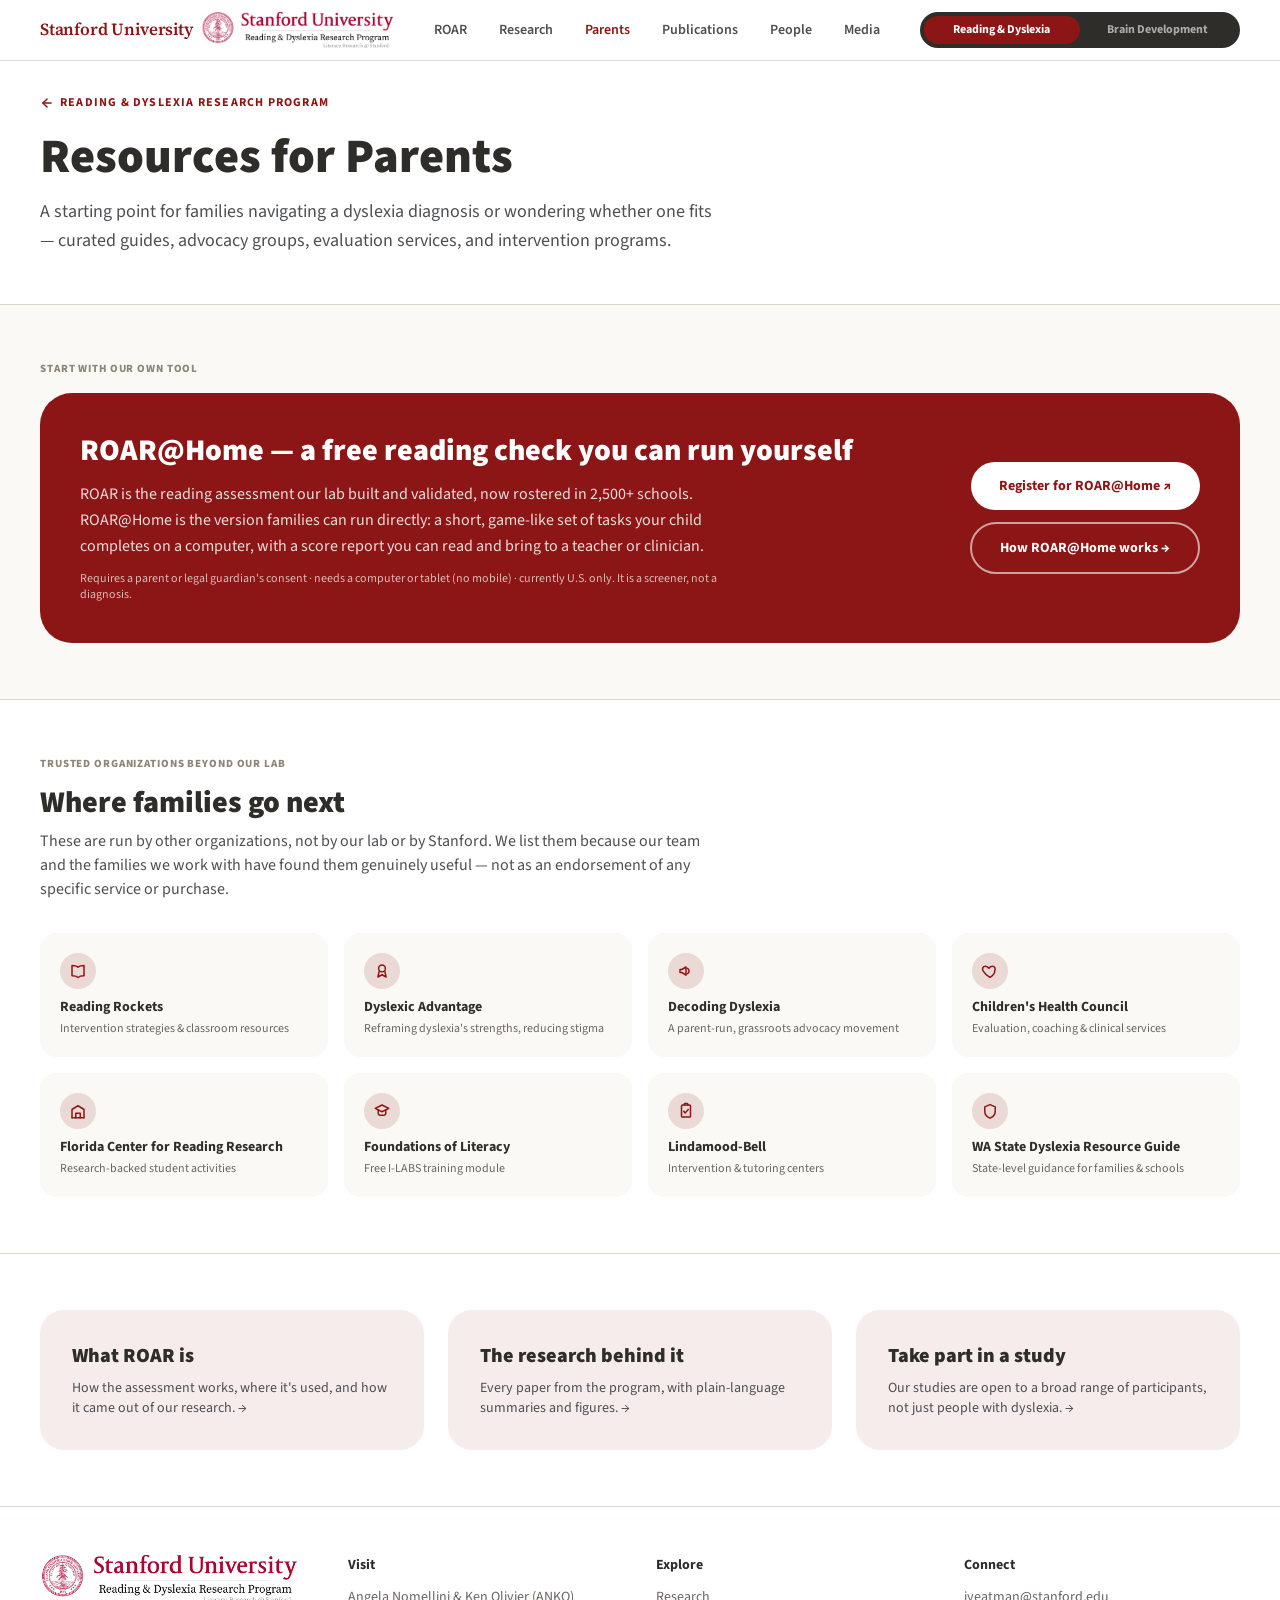
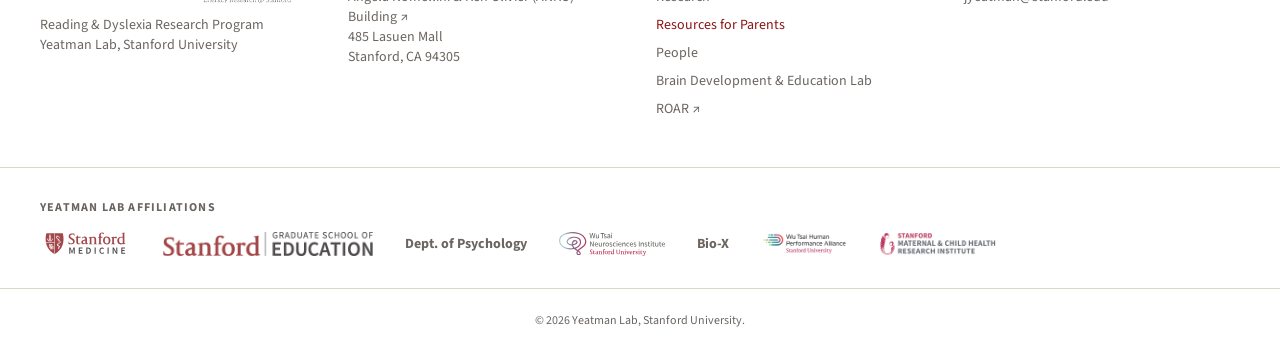
<file: parents.html>
<!DOCTYPE html>
<html lang="en" data-view="rdrp">
<head>
<meta charset="UTF-8" />
<meta name="viewport" content="width=device-width, initial-scale=1.0" />
<title>Resources for Parents — Reading &amp; Dyslexia Research Program, Stanford University</title>
<meta name="description" content="Curated resources for families navigating a dyslexia diagnosis or wondering whether one fits: guides, advocacy groups, evaluation services, and intervention programs, gathered by the Reading & Dyslexia Research Program at Stanford." />
<link rel="canonical" href="https://dyslexia.stanford.edu/parents" />
<meta property="og:type" content="website" />
<meta property="og:site_name" content="Reading & Dyslexia Research Program" />
<meta property="og:url" content="https://dyslexia.stanford.edu/parents" />
<meta property="og:title" content="Resources for Parents — Reading & Dyslexia Research Program, Stanford" />
<meta property="og:description" content="Curated resources for families navigating a dyslexia diagnosis or wondering whether one fits: guides, advocacy groups, evaluation services, and intervention programs, gathered by the Reading & Dyslexia Research Program at Stanford." />
<meta property="og:image" content="https://dyslexia.stanford.edu/assets/social/parents.png" />
<meta property="og:image:width" content="1200" />
<meta property="og:image:height" content="630" />
<meta property="og:image:alt" content="Resources for Parents from the Reading & Dyslexia Research Program at Stanford University." />
<meta property="og:locale" content="en_US" />
<meta name="twitter:card" content="summary_large_image" />
<meta name="twitter:title" content="Resources for Parents — Reading & Dyslexia Research Program, Stanford" />
<meta name="twitter:description" content="Curated resources for families navigating a dyslexia diagnosis or wondering whether one fits: guides, advocacy groups, evaluation services, and intervention programs, gathered by the Reading & Dyslexia Research Program at Stanford." />
<meta name="twitter:image" content="https://dyslexia.stanford.edu/assets/social/parents.png" />
<meta name="twitter:image:alt" content="Resources for Parents from the Reading & Dyslexia Research Program at Stanford University." />
<script type="application/ld+json">
{
  "@context": "https://schema.org",
  "@type": "ResearchOrganization",
  "name": "Yeatman Lab",
  "alternateName": ["Reading & Dyslexia Research Program", "Brain Development & Education Lab"],
  "url": "https://dyslexia.stanford.edu/",
  "sameAs": ["https://edneuro.stanford.edu/", "https://roar.stanford.edu/"],
  "parentOrganization": { "@type": "CollegeOrUniversity", "name": "Stanford University", "url": "https://www.stanford.edu/" },
  "address": { "@type": "PostalAddress", "addressLocality": "Stanford", "addressRegion": "CA", "addressCountry": "US" },
  "founder": { "@type": "Person", "name": "Jason D. Yeatman" }
}
</script>
<link rel="icon" type="image/png" sizes="32x32" href="assets/logos/stanford-s-favicon-32.png" />
<link rel="icon" type="image/png" sizes="16x16" href="assets/logos/stanford-s-favicon-16.png" />
<link rel="apple-touch-icon" href="assets/logos/stanford-s-favicon.png" />
<link rel="preconnect" href="https://fonts.googleapis.com" />
<link rel="preconnect" href="https://fonts.gstatic.com" crossorigin />
<link href="https://fonts.googleapis.com/css2?family=Source+Serif+4:opsz,wght@8..60,500;8..60,700&family=Source+Sans+3:wght@400;500;600;700;800;900&display=swap" rel="stylesheet" />
<style>
  :root { --accent:#8C1515; --accent-rgb:140,21,21; --accent-dark:#6d1010; }
  html { scroll-behavior: smooth; scroll-padding-top: 68px; }
  @media (min-width:1024px){ html{ scroll-padding-top: 62px; } }
  body { font-family:'Source Sans 3',sans-serif; }
  .accent-bg{ background-color:var(--accent); }
  .accent-text{ color:var(--accent); }
  .tint-8{ background-color:rgba(var(--accent-rgb),.08); }
  .tint-14{ background-color:rgba(var(--accent-rgb),.14); }
  .btn-primary{ background-color:var(--accent); }
  .btn-primary:hover{ background-color:var(--accent-dark); }
  ::selection{ background:rgba(var(--accent-rgb),.22); }
  .res-group-label{ font-size:11px; font-weight:800; letter-spacing:.08em; text-transform:uppercase; color:#8C8578; }
  /* Keyboard skip link: off-screen until focused, then pinned top-left. */
  .skip-link{ position:fixed; top:0; left:0; z-index:100; background:var(--accent); color:#fff;
    padding:10px 18px; font-weight:700; font-size:14px; border-radius:0 0 10px 0;
    transform:translateY(-130%); transition:transform .15s ease; }
  .skip-link:focus{ transform:translateY(0); outline:3px solid #fff; outline-offset:-5px; }
</style>
<!-- Compiled Tailwind. Must load AFTER the <style> above: the Play CDN it
     replaced injected its sheet there, so utilities win ties against the
     rules above. Regenerate with tools/build-tailwind-css.py -->
<link rel="stylesheet" href="assets/tailwind.css?v=1" />
</head>
<body class="text-[#2E2D29] bg-white antialiased">
  <a href="#main" class="skip-link">Skip to main content</a>


  <!-- Header — same shell as rdrp.html, but the section links point back to that page -->
  <header class="sticky top-0 z-40 bg-white/95 backdrop-blur border-b border-[#DAD7CB]">
    <div class="max-w-7xl mx-auto px-6 lg:px-10 py-3 flex items-center justify-between gap-6">
      <a href="rdrp.html" class="flex items-center gap-2 min-w-0">
        <span class="font-serif font-semibold hidden xl:block shrink-0" style="color:#8C1515; font-size:17px; letter-spacing:-0.01em;">Stanford University</span>
        <img src="assets/logos/rdrp-seal.png" width="1896" height="353" alt="Reading &amp; Dyslexia Research Program" class="w-auto h-7 sm:h-9 shrink-0" />
      </a>
      <nav class="hidden lg:flex items-center gap-3 xl:gap-8 text-sm font-semibold text-[#4D4F53] whitespace-nowrap">
        <a href="rdrp.html#roar" class="hover:text-[#2E2D29]">ROAR</a>
        <a href="rdrp.html#research" class="hover:text-[#2E2D29]">Research</a>
        <a href="parents.html" aria-current="page" class="accent-text">Parents</a>
        <a href="rdrp.html#publications" class="hover:text-[#2E2D29]">Publications</a>
        <a href="rdrp.html#team" class="hover:text-[#2E2D29]">People</a>
        <a href="rdrp.html#media" class="hover:text-[#2E2D29]">Media</a>
      </nav>
      <div class="flex items-center gap-3 shrink-0">
        <div class="relative hidden sm:flex items-center rounded-full bg-[#2E2D29] p-1 w-[260px] xl:w-[320px]">
          <span class="absolute inset-y-1 left-1 w-[calc(50%-4px)] rounded-full accent-bg"></span>
          <a href="rdrp.html" class="relative z-10 flex-1 text-center px-2 py-1.5 text-xs font-bold rounded-full text-white truncate">Reading &amp; Dyslexia</a>
          <a href="https://edneuro.stanford.edu/" class="relative z-10 flex-1 text-center px-2 py-1.5 text-xs font-bold rounded-full text-white/60 hover:text-white transition-colors truncate">Brain Development</a>
        </div>
        <button id="mobile-nav-toggle" class="lg:hidden inline-flex items-center justify-center w-10 h-10 rounded-full bg-[#2E2D29] text-white shrink-0" aria-label="Open navigation menu" aria-expanded="false" aria-controls="mobile-nav-panel">
          <svg width="20" height="20" viewBox="0 0 24 24" fill="none" stroke="currentColor" stroke-width="2" stroke-linecap="round" stroke-linejoin="round"><line x1="4" y1="7" x2="20" y2="7"/><line x1="4" y1="12" x2="20" y2="12"/><line x1="4" y1="17" x2="20" y2="17"/></svg>
        </button>
        <a href="https://edneuro.stanford.edu/" class="sm:hidden inline-flex items-center justify-center w-10 h-10 rounded-full bg-[#2E2D29] text-white shrink-0" aria-label="Switch to the Brain Development &amp; Education Lab page">
          <svg width="18" height="18" viewBox="0 0 24 24" fill="none" stroke="currentColor" stroke-width="2" stroke-linecap="round" stroke-linejoin="round"><path d="M17 2l4 4-4 4"/><path d="M3 11V9a4 4 0 0 1 4-4h14"/><path d="M7 22l-4-4 4-4"/><path d="M21 13v2a4 4 0 0 1-4 4H3"/></svg>
        </a>
      </div>
    </div>
    <div id="mobile-nav-panel" class="hidden lg:hidden absolute inset-x-0 top-full bg-white border-b border-[#DAD7CB] shadow-lg">
      <nav class="flex flex-col px-6 py-2 text-sm font-semibold text-[#4D4F53]">
        <a href="rdrp.html#roar" class="py-3 border-b border-[#EDE9E0] hover:text-[#2E2D29]">ROAR</a>
        <a href="rdrp.html#research" class="py-3 border-b border-[#EDE9E0] hover:text-[#2E2D29]">Research</a>
        <a href="parents.html" aria-current="page" class="py-3 border-b border-[#EDE9E0] accent-text">Parents</a>
        <a href="rdrp.html#publications" class="py-3 border-b border-[#EDE9E0] hover:text-[#2E2D29]">Publications</a>
        <a href="rdrp.html#team" class="py-3 border-b border-[#EDE9E0] hover:text-[#2E2D29]">People</a>
        <a href="rdrp.html#media" class="py-3 hover:text-[#2E2D29]">Media</a>
      </nav>
    </div>
  </header>

  <main id="main" tabindex="-1">
  <!-- Page header -->
  <section class="max-w-7xl mx-auto px-6 lg:px-10 pt-8 pb-12">
    <a href="rdrp.html" class="inline-flex items-center gap-1.5 text-xs font-bold uppercase tracking-widest accent-text hover:underline">
      <svg width="14" height="14" viewBox="0 0 24 24" fill="none" stroke="currentColor" stroke-width="2.5" stroke-linecap="round" stroke-linejoin="round"><line x1="19" y1="12" x2="5" y2="12"/><polyline points="12 19 5 12 12 5"/></svg>
      Reading &amp; Dyslexia Research Program
    </a>
    <h1 class="font-black text-4xl sm:text-5xl mt-4 leading-tight">Resources for Parents</h1>
    <p class="text-lg text-[#4D4F53] mt-4 max-w-2xl leading-relaxed">A starting point for families navigating a dyslexia diagnosis or wondering whether one fits — curated guides, advocacy groups, evaluation services, and intervention programs.</p>
  </section>

  <!-- Start here: the lab's own parent-facing tool -->
  <section class="border-t border-[#DAD7CB] bg-[#FAF9F6]">
    <div class="max-w-7xl mx-auto px-6 lg:px-10 py-14">
      <p class="res-group-label">Start with our own tool</p>
      <div class="rounded-[2rem] accent-bg text-white p-8 sm:p-10 mt-4 grid lg:grid-cols-[1fr_auto] gap-8 items-center">
        <div>
          <h2 class="font-black text-2xl sm:text-3xl">ROAR@Home — a free reading check you can run yourself</h2>
          <p class="mt-3 text-white/85 leading-relaxed max-w-2xl">ROAR is the reading assessment our lab built and validated, now rostered in 2,500+ schools. ROAR@Home is the version families can run directly: a short, game-like set of tasks your child completes on a computer, with a score report you can read and bring to a teacher or clinician.</p>
          <p class="mt-3 text-xs text-white/70 max-w-2xl">Requires a parent or legal guardian's consent · needs a computer or tablet (no mobile) · currently U.S. only. It is a screener, not a diagnosis.</p>
        </div>
        <div class="flex flex-col gap-3 lg:items-end">
          <a href="https://roar.education/register" target="_blank" rel="noopener" class="inline-block text-center bg-white text-[#8C1515] font-bold rounded-full px-7 py-3.5 text-sm hover:bg-[#2E2D29] hover:text-white transition-colors whitespace-nowrap">Register for ROAR@Home ↗</a>
          <a href="rdrp.html#research" class="inline-block text-center font-bold rounded-full px-7 py-3.5 text-sm border-2 border-white/60 hover:bg-white/15 transition-colors whitespace-nowrap">How ROAR@Home works →</a>
        </div>
      </div>
    </div>
  </section>

  <!-- Curated outside resources -->
  <section class="max-w-7xl mx-auto px-6 lg:px-10 py-14 border-t border-[#DAD7CB]">
    <p class="res-group-label">Trusted organizations beyond our lab</p>
    <h2 class="font-black text-3xl mt-3">Where families go next</h2>
    <p class="text-[#4D4F53] mt-2 max-w-2xl">These are run by other organizations, not by our lab or by Stanford. We list them because our team and the families we work with have found them genuinely useful — not as an endorsement of any specific service or purchase.</p>

    <div class="grid sm:grid-cols-2 lg:grid-cols-4 gap-4 mt-8">
      <a href="https://www.readingrockets.org/" target="_blank" rel="noopener" class="block rounded-2xl bg-[#FAF9F6] p-5 hover:shadow-md hover:bg-white transition-all">
        <div class="w-9 h-9 rounded-full tint-14 flex items-center justify-center mb-2"><svg width="18" height="18" viewBox="0 0 24 24" fill="none" stroke="currentColor" stroke-width="2" stroke-linecap="round" stroke-linejoin="round" class="accent-text"><path d="M12 6.8C10.4 5.4 7.8 4.6 4 4.6v13.8c3.8 0 6.4.8 8 2.2 1.6-1.4 4.2-2.2 8-2.2V4.6c-3.8 0-6.4.8-8 2.2z"></path></svg></div>
        <h3 class="font-bold text-sm">Reading Rockets</h3>
        <p class="text-xs text-[#6B6560] mt-1">Intervention strategies &amp; classroom resources</p>
      </a>
      <a href="https://www.dyslexicadvantage.org/" target="_blank" rel="noopener" class="block rounded-2xl bg-[#FAF9F6] p-5 hover:shadow-md hover:bg-white transition-all">
        <div class="w-9 h-9 rounded-full tint-14 flex items-center justify-center mb-2"><svg width="18" height="18" viewBox="0 0 24 24" fill="none" stroke="currentColor" stroke-width="2" stroke-linecap="round" stroke-linejoin="round" class="accent-text"><circle cx="12" cy="8.5" r="4.5"></circle><path d="M8.2 12.5 6.5 20l5.5-3 5.5 3-1.7-7.5"></path></svg></div>
        <h3 class="font-bold text-sm">Dyslexic Advantage</h3>
        <p class="text-xs text-[#6B6560] mt-1">Reframing dyslexia's strengths, reducing stigma</p>
      </a>
      <a href="https://www.decodingdyslexia.net/" target="_blank" rel="noopener" class="block rounded-2xl bg-[#FAF9F6] p-5 hover:shadow-md hover:bg-white transition-all">
        <div class="w-9 h-9 rounded-full tint-14 flex items-center justify-center mb-2"><svg width="18" height="18" viewBox="0 0 24 24" fill="none" stroke="currentColor" stroke-width="2" stroke-linecap="round" stroke-linejoin="round" class="accent-text"><path d="M4 10v4h2.5l5.5 3.5v-11L6.5 10H4z"></path><path d="M14 8.5a4 4 0 0 1 0 7"></path></svg></div>
        <h3 class="font-bold text-sm">Decoding Dyslexia</h3>
        <p class="text-xs text-[#6B6560] mt-1">A parent-run, grassroots advocacy movement</p>
      </a>
      <a href="https://www.chconline.org/learning-differences/" target="_blank" rel="noopener" class="block rounded-2xl bg-[#FAF9F6] p-5 hover:shadow-md hover:bg-white transition-all">
        <div class="w-9 h-9 rounded-full tint-14 flex items-center justify-center mb-2"><svg width="18" height="18" viewBox="0 0 24 24" fill="none" stroke="currentColor" stroke-width="2" stroke-linecap="round" stroke-linejoin="round" class="accent-text"><path d="M12 20.5s-7-4.5-9.3-8.6C1.2 8.7 2.7 5.5 5.8 5.5c2 0 3.4 1.1 4.7 2.9 1.3-1.8 2.7-2.9 4.7-2.9 3.1 0 4.6 3.2 3.1 6.4C19 16 12 20.5 12 20.5z"></path></svg></div>
        <h3 class="font-bold text-sm">Children's Health Council</h3>
        <p class="text-xs text-[#6B6560] mt-1">Evaluation, coaching &amp; clinical services</p>
      </a>
      <a href="https://fcrr.org/" target="_blank" rel="noopener" class="block rounded-2xl bg-[#FAF9F6] p-5 hover:shadow-md hover:bg-white transition-all">
        <div class="w-9 h-9 rounded-full tint-14 flex items-center justify-center mb-2"><svg width="18" height="18" viewBox="0 0 24 24" fill="none" stroke="currentColor" stroke-width="2" stroke-linecap="round" stroke-linejoin="round" class="accent-text"><path d="M4 21V10l8-5 8 5v11"></path><path d="M4 21h16"></path><path d="M9 21v-6h6v6"></path></svg></div>
        <h3 class="font-bold text-sm">Florida Center for Reading Research</h3>
        <p class="text-xs text-[#6B6560] mt-1">Research-backed student activities</p>
      </a>
      <a href="https://modules.ilabs.uw.edu/module/foundations-of-literacy/" target="_blank" rel="noopener" class="block rounded-2xl bg-[#FAF9F6] p-5 hover:shadow-md hover:bg-white transition-all">
        <div class="w-9 h-9 rounded-full tint-14 flex items-center justify-center mb-2"><svg width="18" height="18" viewBox="0 0 24 24" fill="none" stroke="currentColor" stroke-width="2" stroke-linecap="round" stroke-linejoin="round" class="accent-text"><path d="M12 4 3 8.5 12 13l9-4.5L12 4z"></path><path d="M7 10.8v4.4c0 1.4 2.3 2.6 5 2.6s5-1.2 5-2.6v-4.4"></path></svg></div>
        <h3 class="font-bold text-sm">Foundations of Literacy</h3>
        <p class="text-xs text-[#6B6560] mt-1">Free I-LABS training module</p>
      </a>
      <a href="https://lindamoodbell.com/" target="_blank" rel="noopener" class="block rounded-2xl bg-[#FAF9F6] p-5 hover:shadow-md hover:bg-white transition-all">
        <div class="w-9 h-9 rounded-full tint-14 flex items-center justify-center mb-2"><svg width="18" height="18" viewBox="0 0 24 24" fill="none" stroke="currentColor" stroke-width="2" stroke-linecap="round" stroke-linejoin="round" class="accent-text"><rect x="6" y="4" width="12" height="16" rx="1.5"></rect><path d="M9.5 4V3a1 1 0 0 1 1-1h3a1 1 0 0 1 1 1v1"></path><polyline points="9 12.5 11 14.5 15 10"></polyline></svg></div>
        <h3 class="font-bold text-sm">Lindamood-Bell</h3>
        <p class="text-xs text-[#6B6560] mt-1">Intervention &amp; tutoring centers</p>
      </a>
      <a href="https://ospi.k12.wa.us/sites/default/files/2023-10/dyslexiaresourceguide.pdf" target="_blank" rel="noopener" class="block rounded-2xl bg-[#FAF9F6] p-5 hover:shadow-md hover:bg-white transition-all">
        <div class="w-9 h-9 rounded-full tint-14 flex items-center justify-center mb-2"><svg width="18" height="18" viewBox="0 0 24 24" fill="none" stroke="currentColor" stroke-width="2" stroke-linecap="round" stroke-linejoin="round" class="accent-text"><path d="M12 3.5 19 6.5v5.5c0 4.8-3.2 8-7 9.5-3.8-1.5-7-4.7-7-9.5V6.5L12 3.5z"></path></svg></div>
        <h3 class="font-bold text-sm">WA State Dyslexia Resource Guide</h3>
        <p class="text-xs text-[#6B6560] mt-1">State-level guidance for families &amp; schools</p>
      </a>
    </div>
  </section>

  <!-- Where to go from here -->
  <section class="border-t border-[#DAD7CB]">
    <div class="max-w-7xl mx-auto px-6 lg:px-10 py-14 grid md:grid-cols-3 gap-6">
      <a href="rdrp.html#roar" class="rounded-3xl tint-8 p-8 hover:shadow-md transition-shadow">
        <h3 class="font-black text-xl">What ROAR is</h3>
        <p class="text-sm text-[#4D4F53] mt-2">How the assessment works, where it's used, and how it came out of our research. →</p>
      </a>
      <a href="rdrp.html#publications" class="rounded-3xl tint-8 p-8 hover:shadow-md transition-shadow">
        <h3 class="font-black text-xl">The research behind it</h3>
        <p class="text-sm text-[#4D4F53] mt-2">Every paper from the program, with plain-language summaries and figures. →</p>
      </a>
      <a href="rdrp.html#involved" class="rounded-3xl tint-8 p-8 hover:shadow-md transition-shadow">
        <h3 class="font-black text-xl">Take part in a study</h3>
        <p class="text-sm text-[#4D4F53] mt-2">Our studies are open to a broad range of participants, not just people with dyslexia. →</p>
      </a>
    </div>
  </section>
  </main>

  <!-- Footer -->
  <footer class="border-t border-[#DAD7CB]">
    <div class="max-w-7xl mx-auto px-6 lg:px-10 py-12 grid sm:grid-cols-2 lg:grid-cols-4 gap-8 text-sm text-[#4D4F53]">
      <div>
        <img src="assets/logos/rdrp-seal.png" alt="Reading &amp; Dyslexia Research Program" width="258" height="48" class="w-auto h-12 mb-3" loading="lazy" decoding="async" />
        <p class="text-[#6B6560]">Reading &amp; Dyslexia Research Program<br/>Yeatman Lab, Stanford University</p>
      </div>
      <div>
        <div class="font-bold text-[#2E2D29] mb-3">Visit</div>
        <p class="text-[#6B6560]"><a href="https://ed.stanford.edu/news/stanford-graduate-school-education-kicks-new-academic-year-remodeled-space" target="_blank" rel="noopener" class="hover:text-[#2E2D29] hover:underline">Angela Nomellini &amp; Ken Olivier (ANKO) Building ↗</a><br/>485 Lasuen Mall<br/>Stanford, CA 94305</p>
      </div>
      <div>
        <div class="font-bold text-[#2E2D29] mb-3">Explore</div>
        <ul class="space-y-2 text-[#6B6560]">
          <li><a href="rdrp.html#research" class="hover:text-[#2E2D29]">Research</a></li>
          <li><a href="parents.html" aria-current="page" class="accent-text">Resources for Parents</a></li>
          <li><a href="rdrp.html#team" class="hover:text-[#2E2D29]">People</a></li>
          <li><a href="https://edneuro.stanford.edu/" class="hover:text-[#2E2D29]">Brain Development &amp; Education Lab</a></li>
          <li><a href="https://roar.stanford.edu" class="hover:text-[#2E2D29]">ROAR ↗</a></li>
        </ul>
      </div>
      <div>
        <div class="font-bold text-[#2E2D29] mb-3">Connect</div>
        <ul class="space-y-2 text-[#6B6560]">
          <li><a href="mailto:jyeatman@stanford.edu" class="hover:text-[#2E2D29]">jyeatman@stanford.edu</a></li>
        </ul>
      </div>
    </div>
    <div class="border-t border-[#DAD7CB] py-8 max-w-7xl mx-auto px-6 lg:px-10">
      <div class="text-xs font-bold uppercase tracking-widest text-[#6B6560] mb-4">Yeatman Lab Affiliations</div>
      <div class="flex flex-wrap items-center gap-x-8 gap-y-4">
        <a href="https://med.stanford.edu/dbpeds.html" target="_blank" rel="noopener" class="opacity-80 hover:opacity-100 transition-opacity" title="Division of Developmental & Behavioral Pediatrics, Stanford School of Medicine"><img src="assets/logos/affiliations/stanford-medicine.svg" width="170" height="45" alt="Stanford School of Medicine" class="w-auto h-6" loading="lazy" decoding="async" /></a>
        <a href="https://ed.stanford.edu/" target="_blank" rel="noopener" class="opacity-80 hover:opacity-100 transition-opacity"><img src="assets/logos/affiliations/gse.png" width="438" height="50" alt="Stanford Graduate School of Education" class="w-auto h-6" loading="lazy" decoding="async" /></a>
        <a href="https://psychology.stanford.edu/" target="_blank" rel="noopener" class="text-sm font-bold text-[#6B6560] hover:text-[#2E2D29]">Dept. of Psychology</a>
        <a href="https://neuroscience.stanford.edu/" target="_blank" rel="noopener" class="opacity-80 hover:opacity-100 transition-opacity"><img src="assets/logos/affiliations/wutsai-neuro.svg" width="185" height="42" alt="Wu Tsai Neurosciences Institute" class="w-auto h-6" loading="lazy" decoding="async" /></a>
        <a href="https://biox.stanford.edu/" target="_blank" rel="noopener" class="text-sm font-bold text-[#6B6560] hover:text-[#2E2D29]">Bio-X</a>
        <a href="https://humanperformance.stanford.edu/" target="_blank" rel="noopener" class="opacity-80 hover:opacity-100 transition-opacity"><img src="assets/logos/affiliations/wutsai-hpa.png" width="400" height="110" alt="Wu Tsai Human Performance Alliance" class="w-auto h-6" loading="lazy" decoding="async" /></a>
        <a href="https://med.stanford.edu/mchri" target="_blank" rel="noopener" class="opacity-80 hover:opacity-100 transition-opacity"><img src="assets/logos/affiliations/mchri.png" width="500" height="103" alt="Maternal &amp; Child Health Research Institute" class="w-auto h-6" loading="lazy" decoding="async" /></a>
      </div>
    </div>
    <div class="border-t border-[#DAD7CB] py-6 text-center text-xs text-[#6B6560]">© 2026 Yeatman Lab, Stanford University.</div>
  </footer>

  <!-- Only the mobile nav needs scripting here; nothing on this page is data-driven. -->
  <script src="site.js?v=84"></script>
  <script>setupMobileNav();</script>
</body>
</html>
</file>
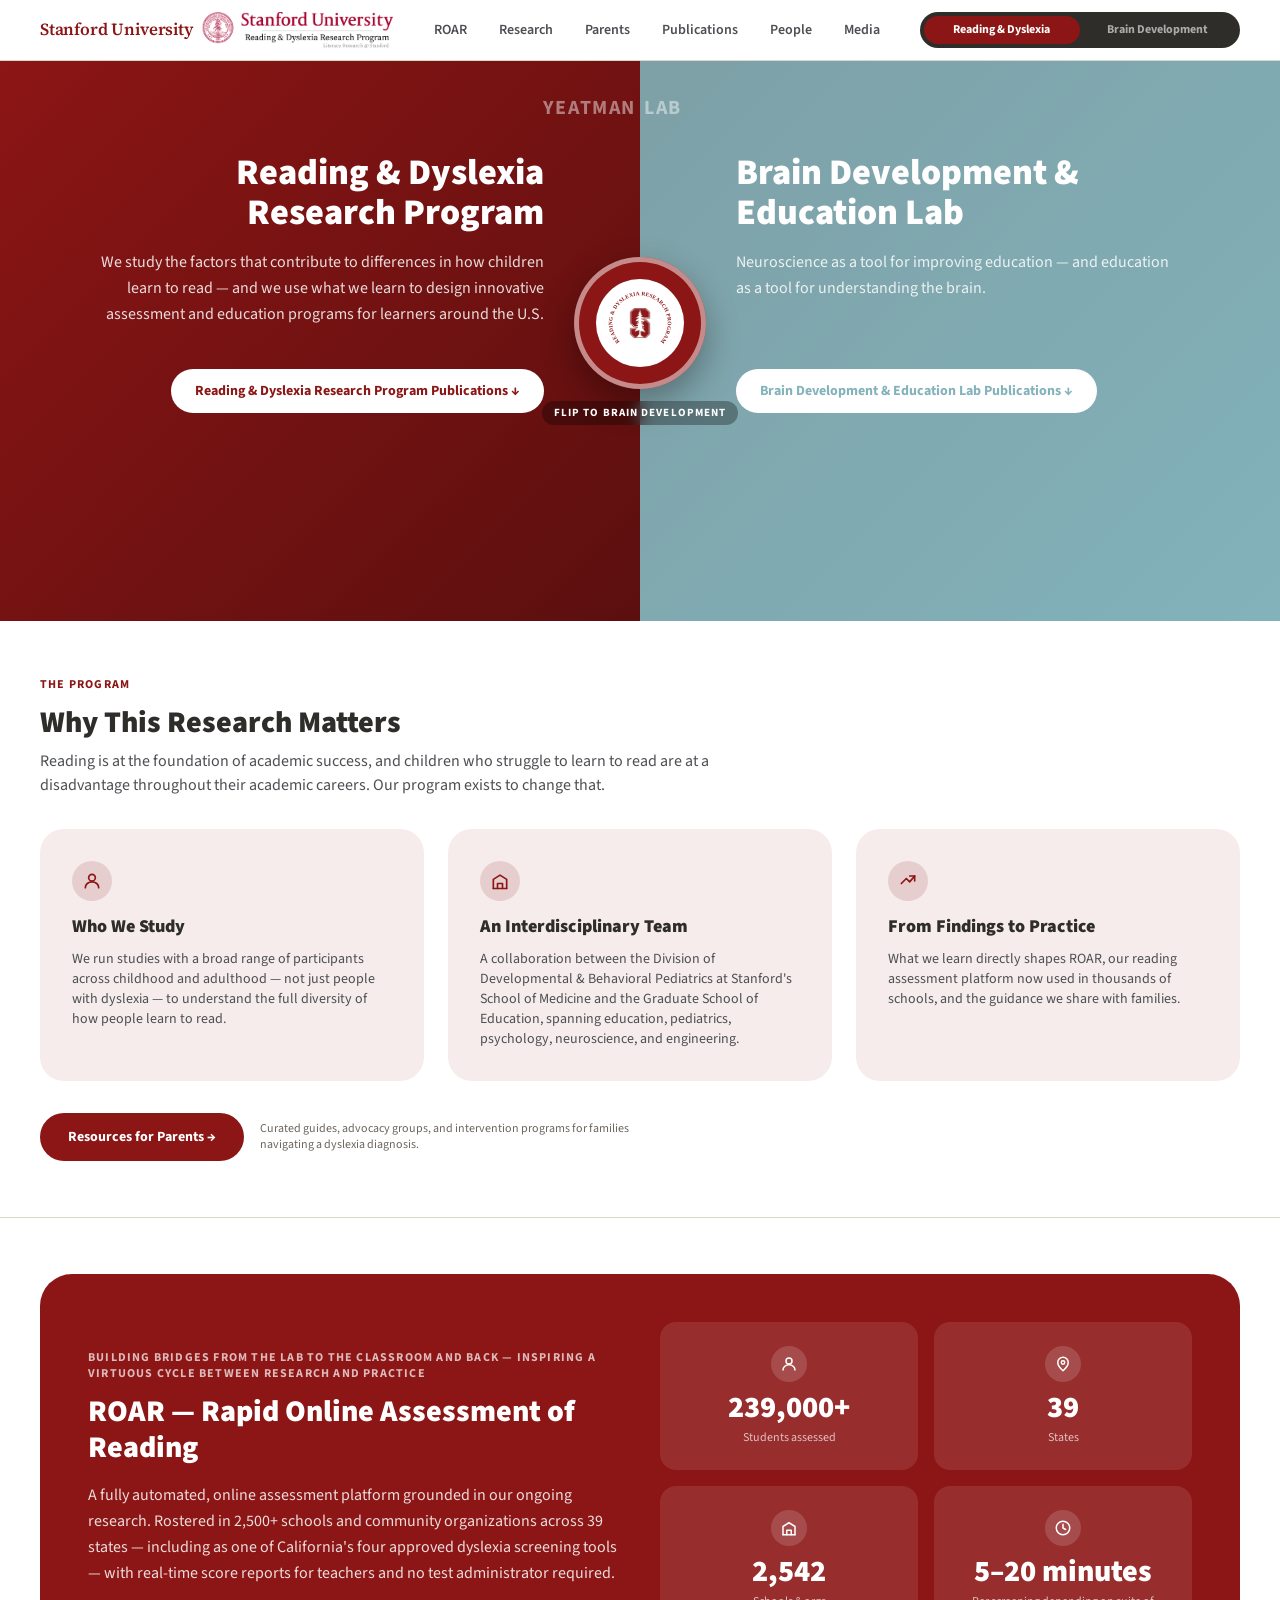
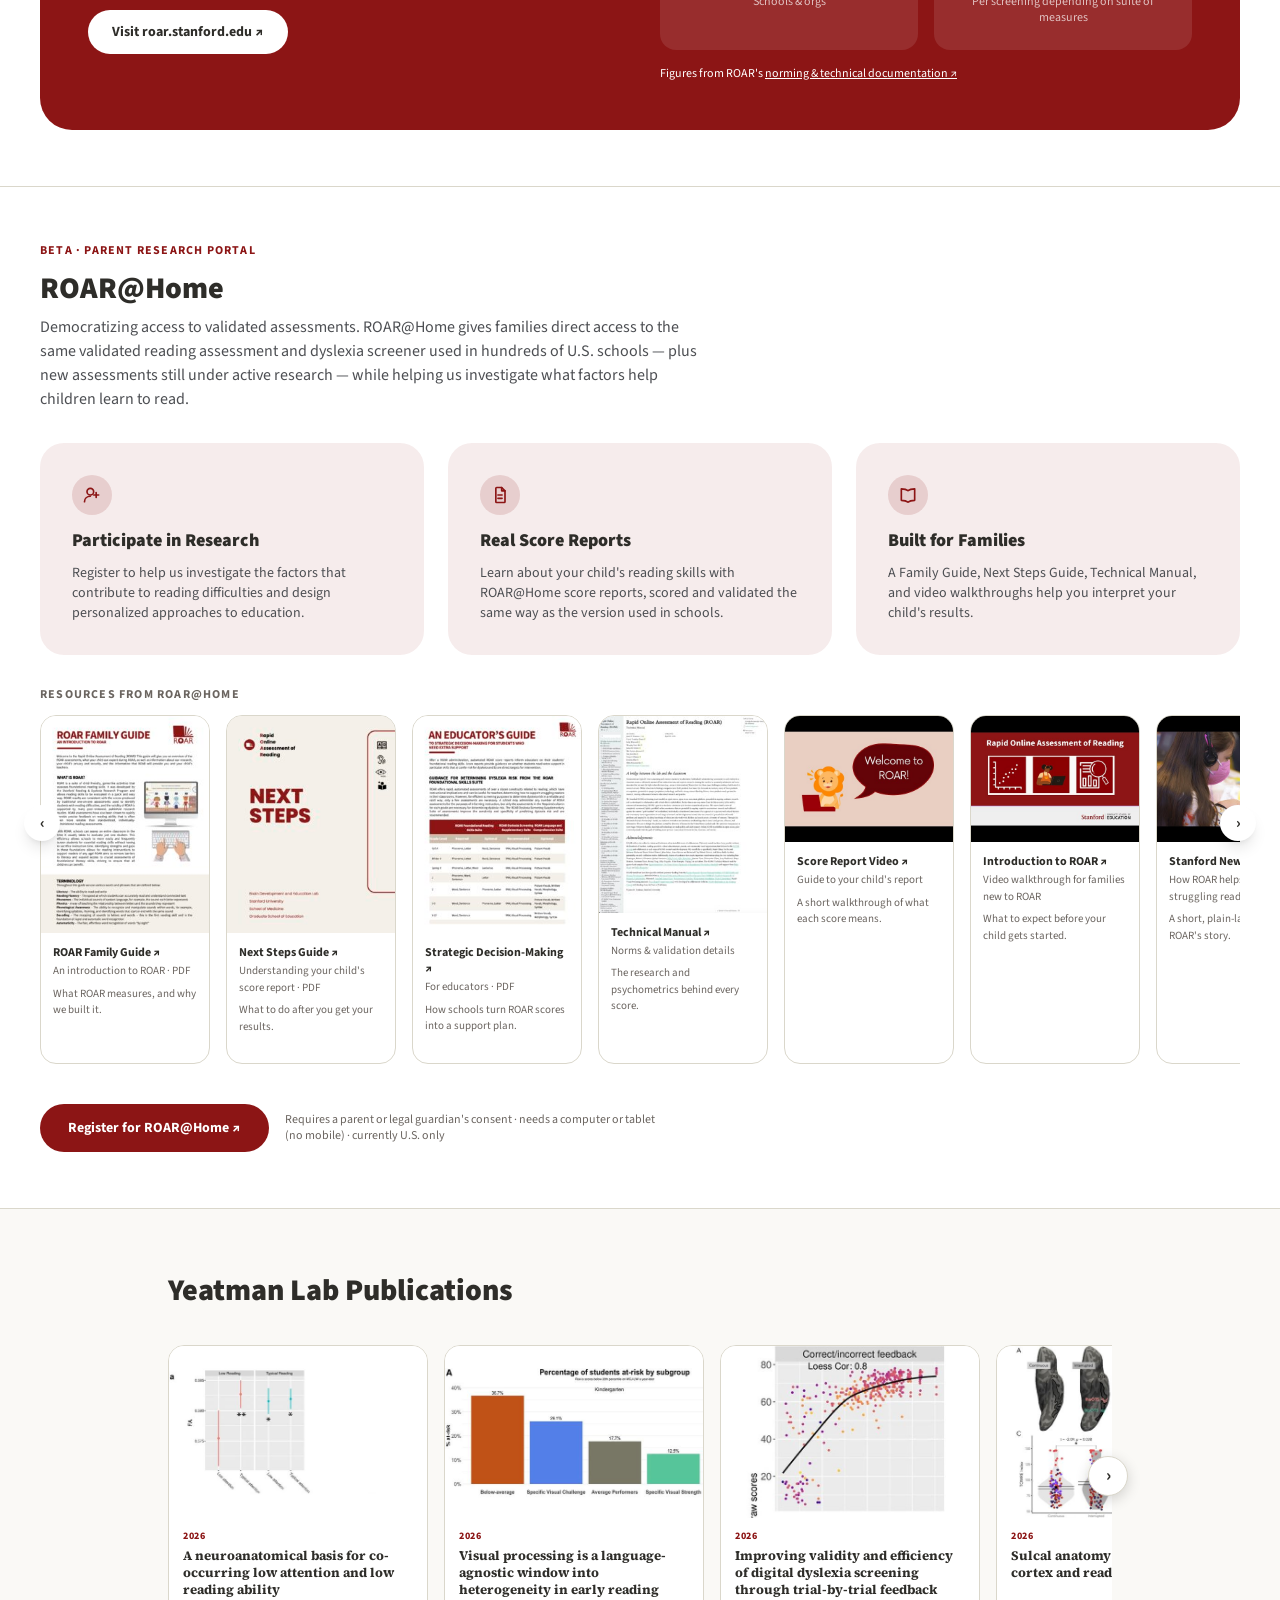
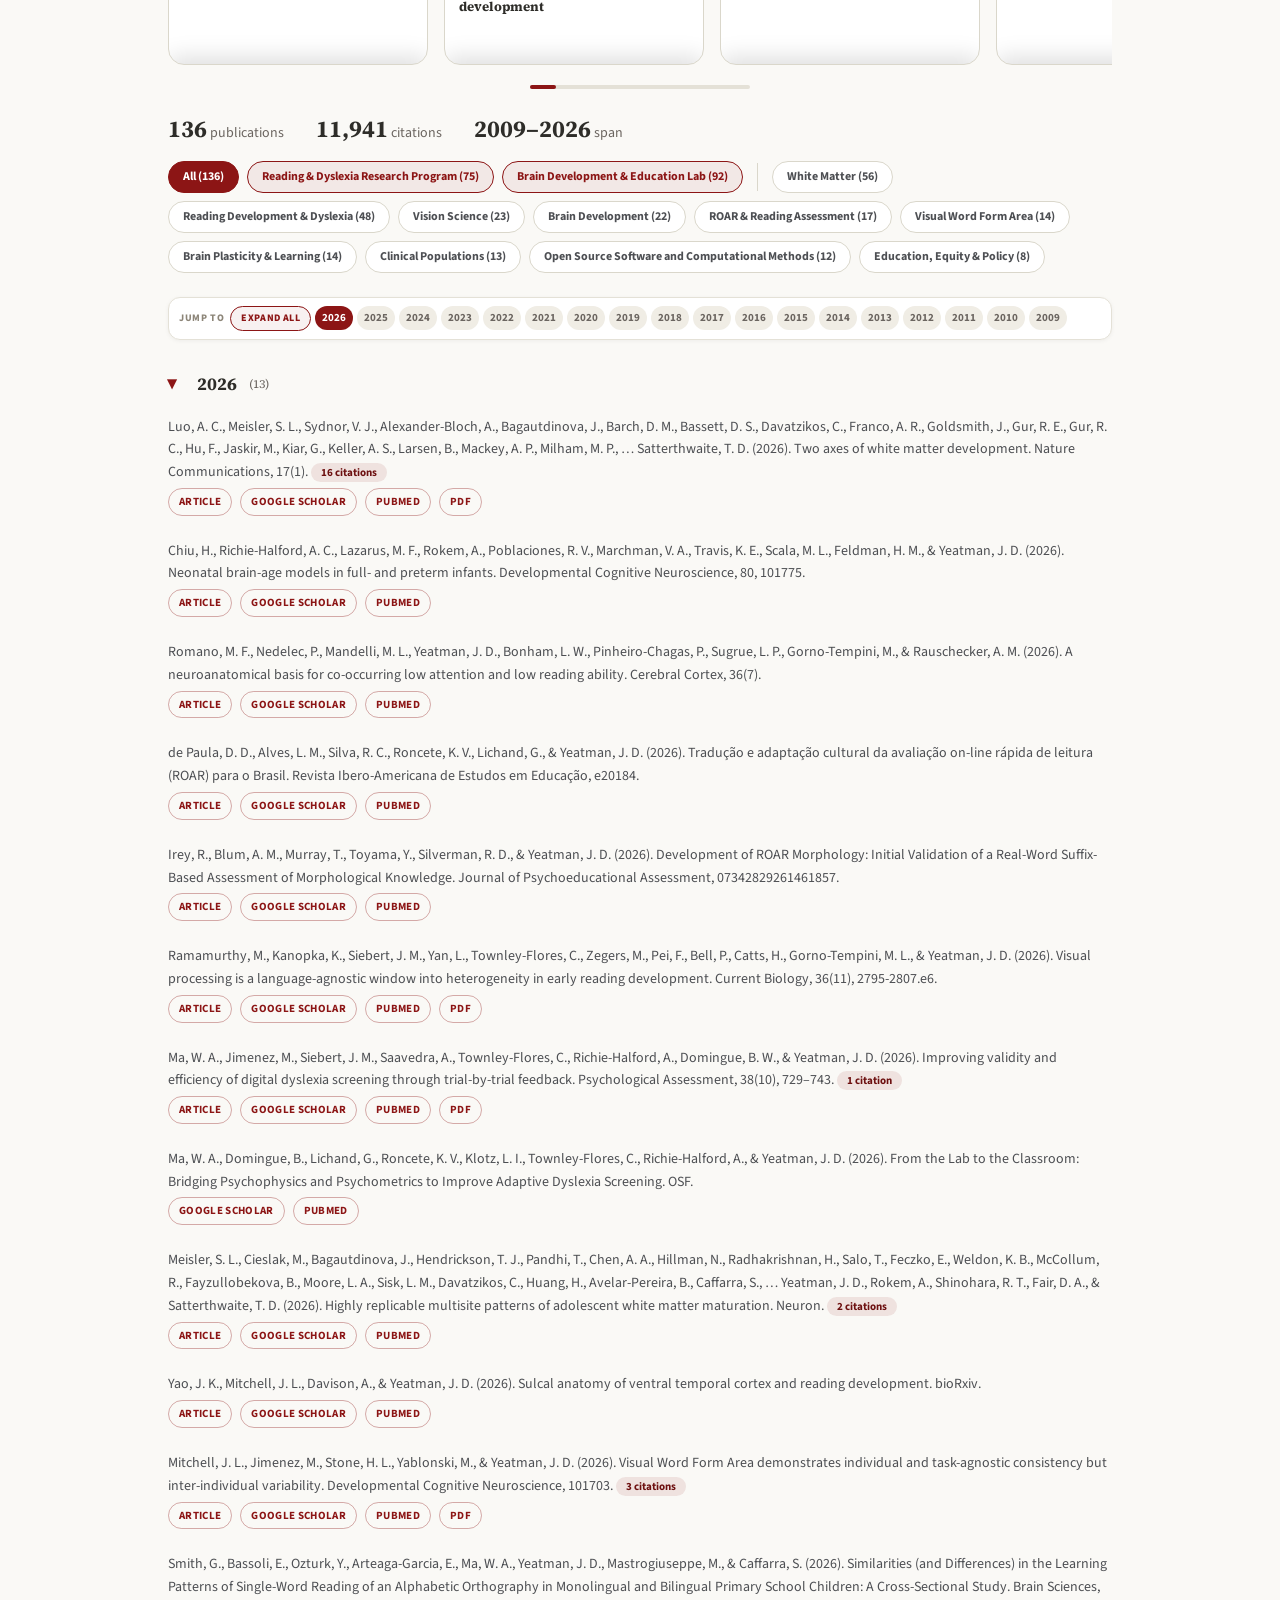
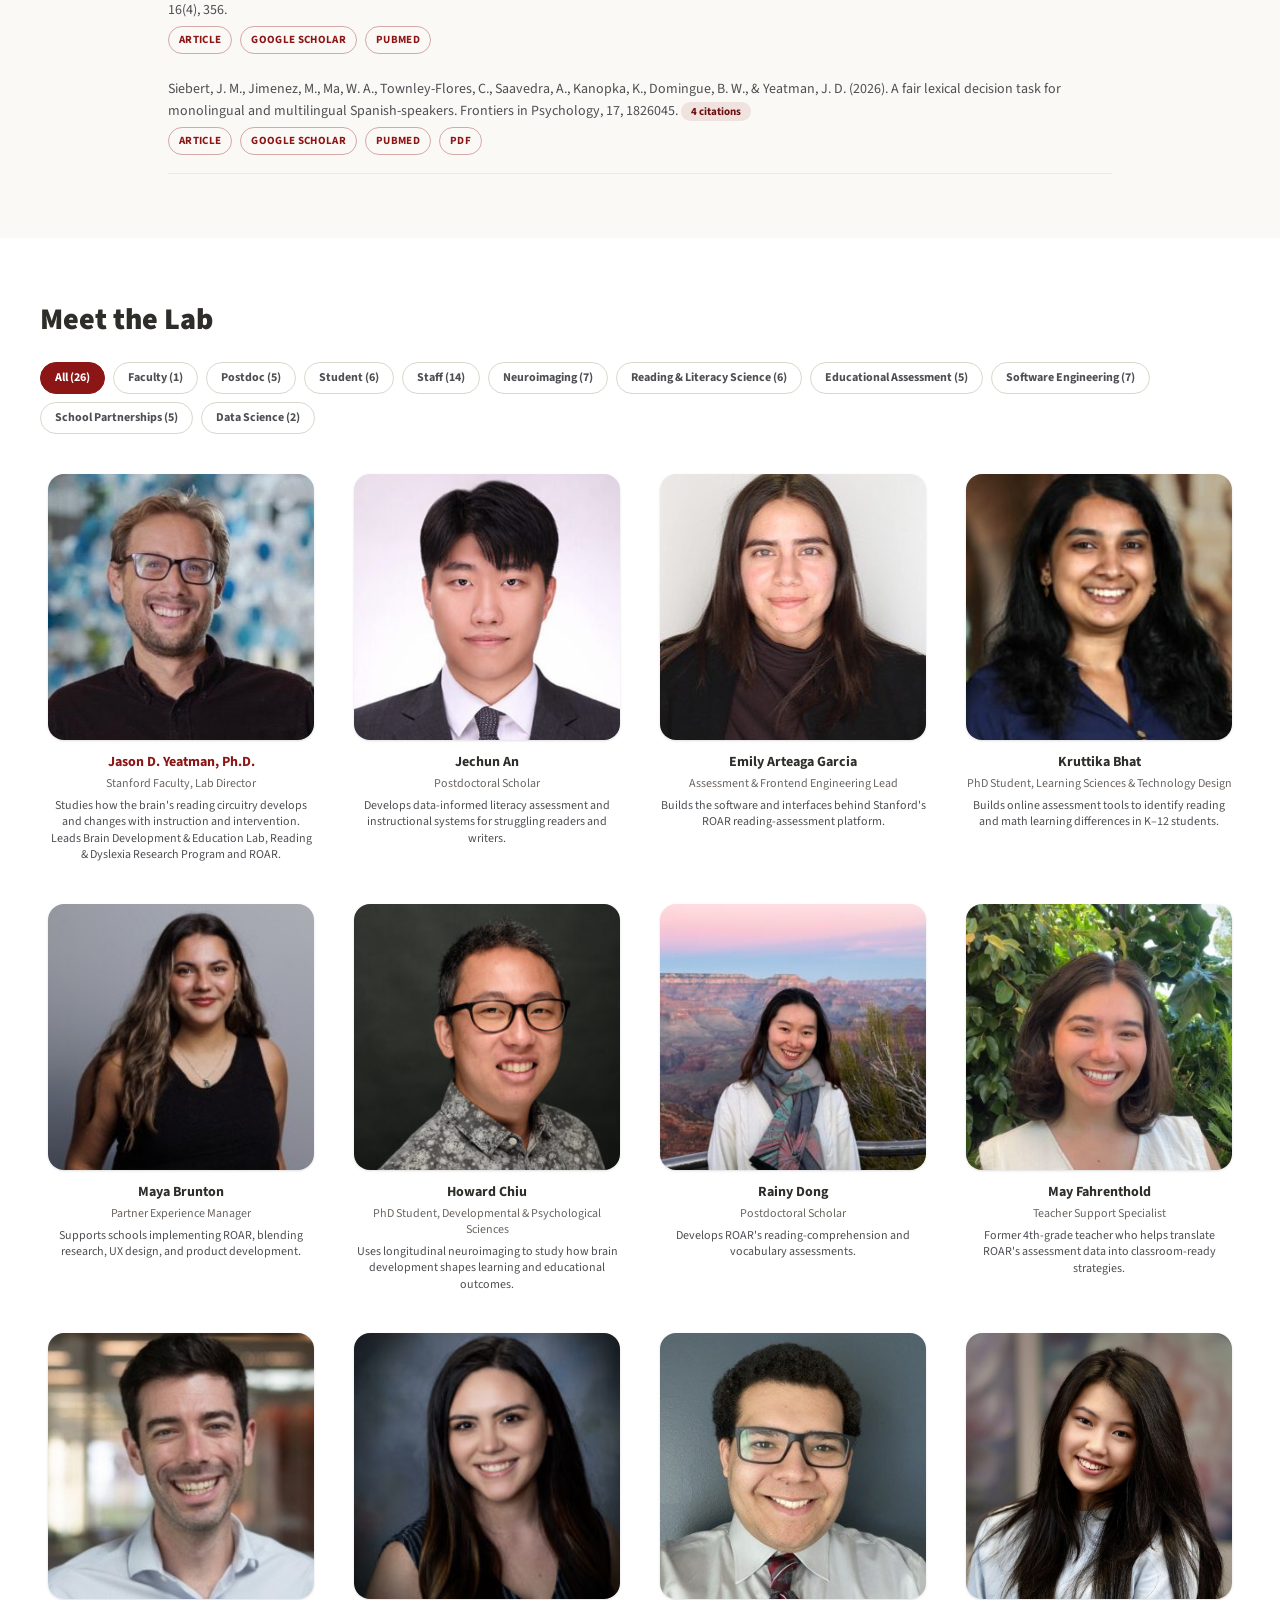
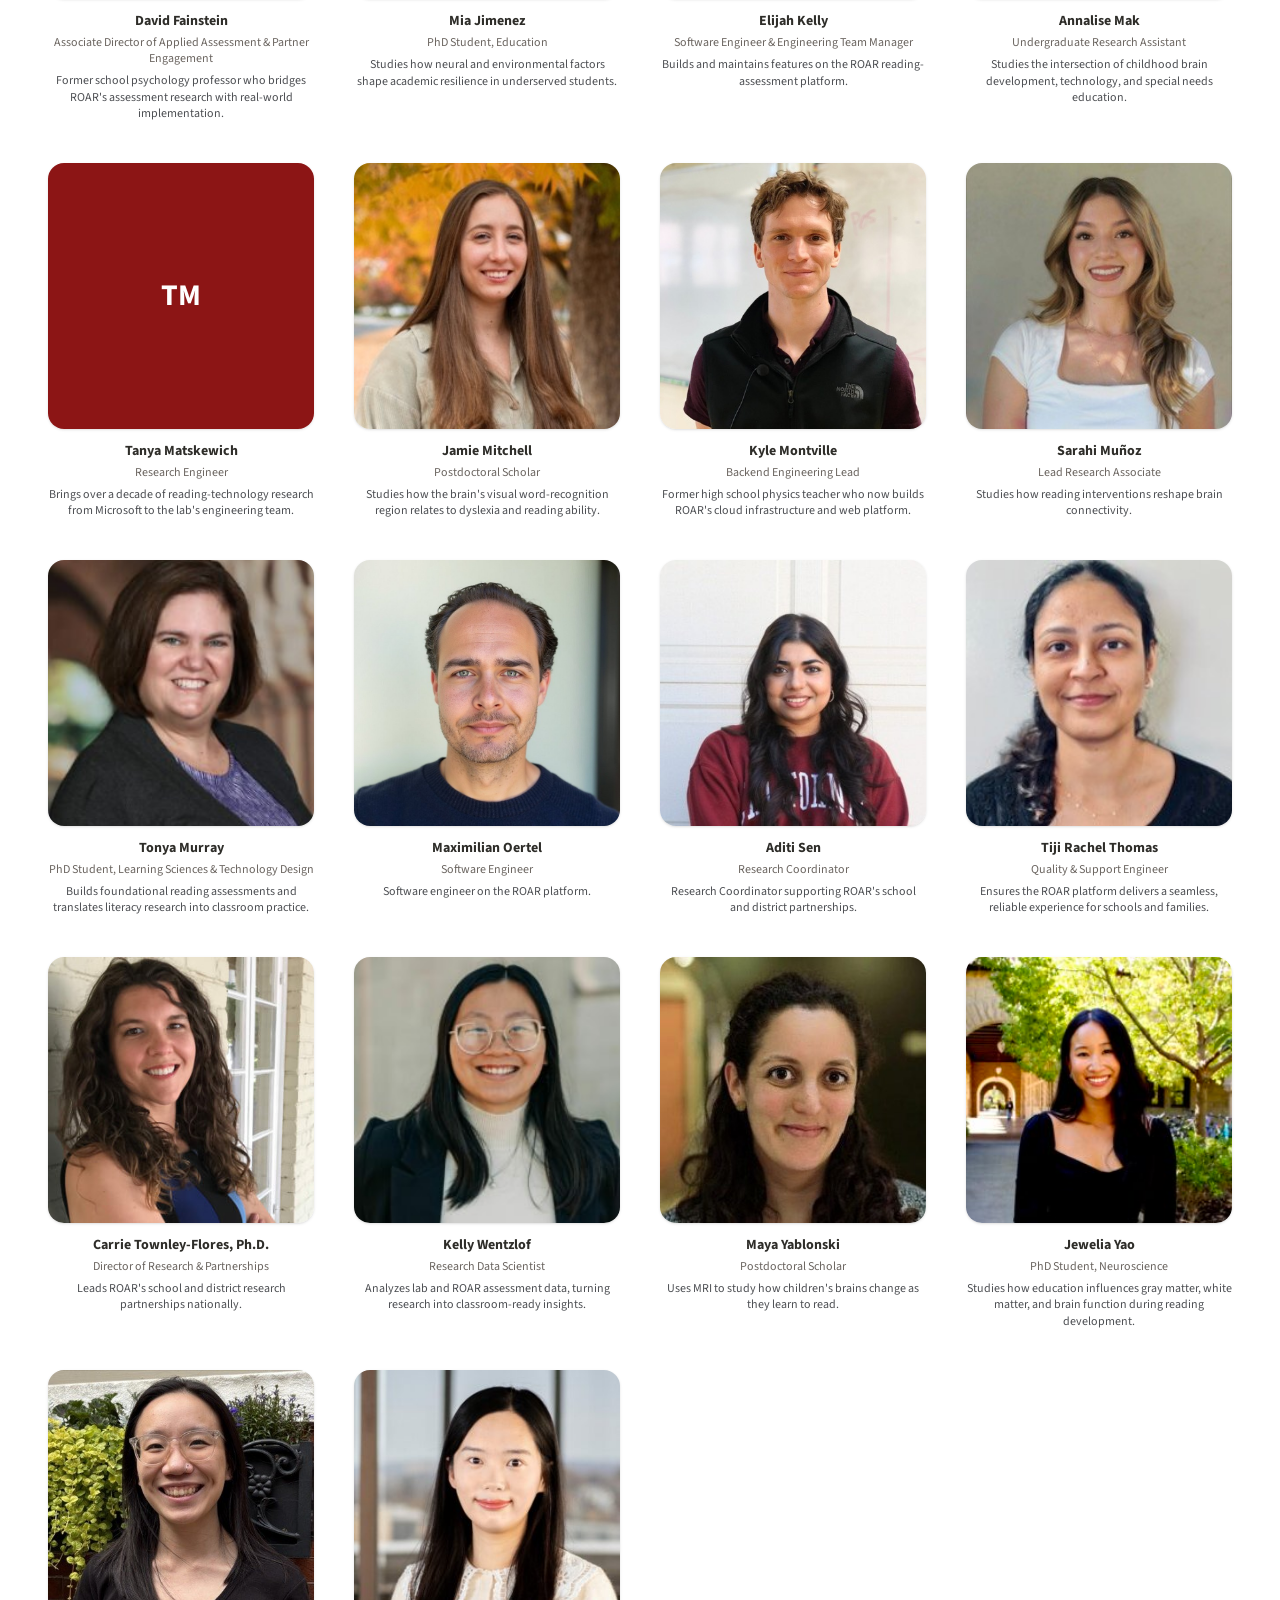
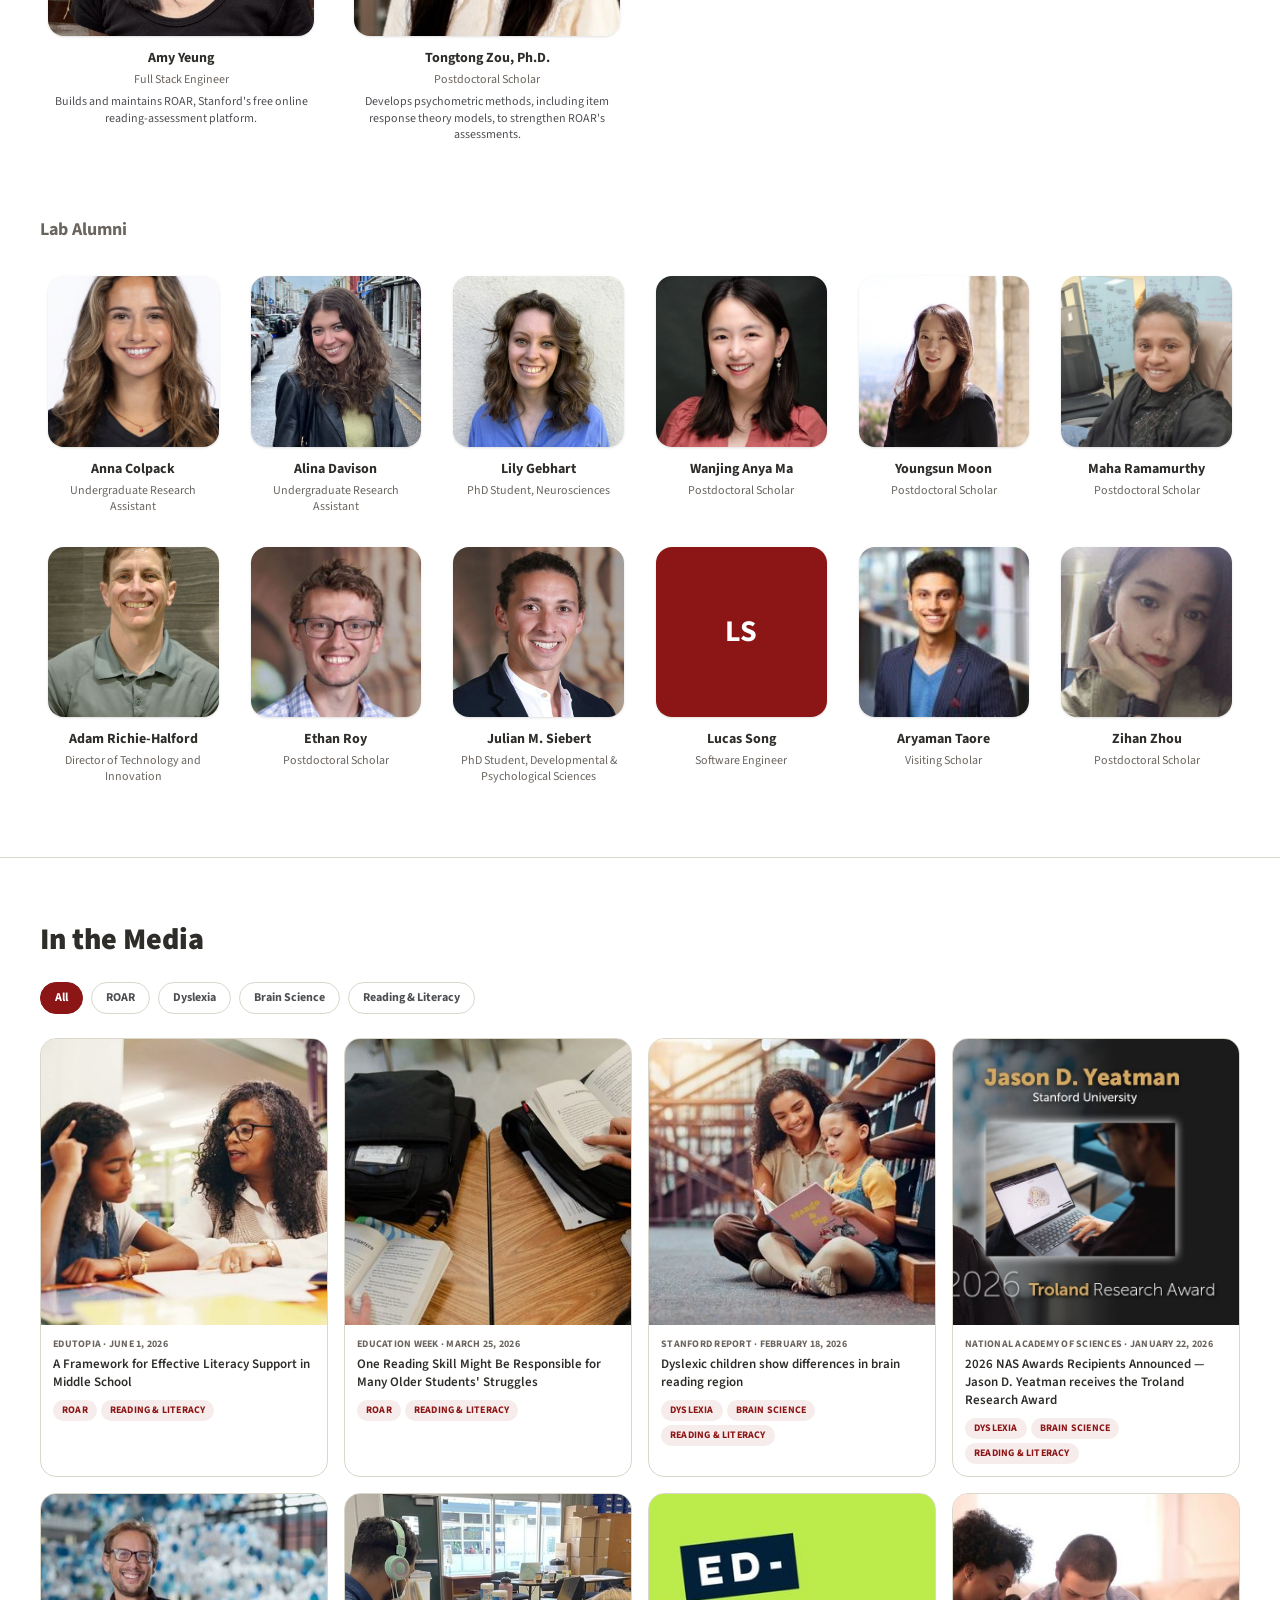
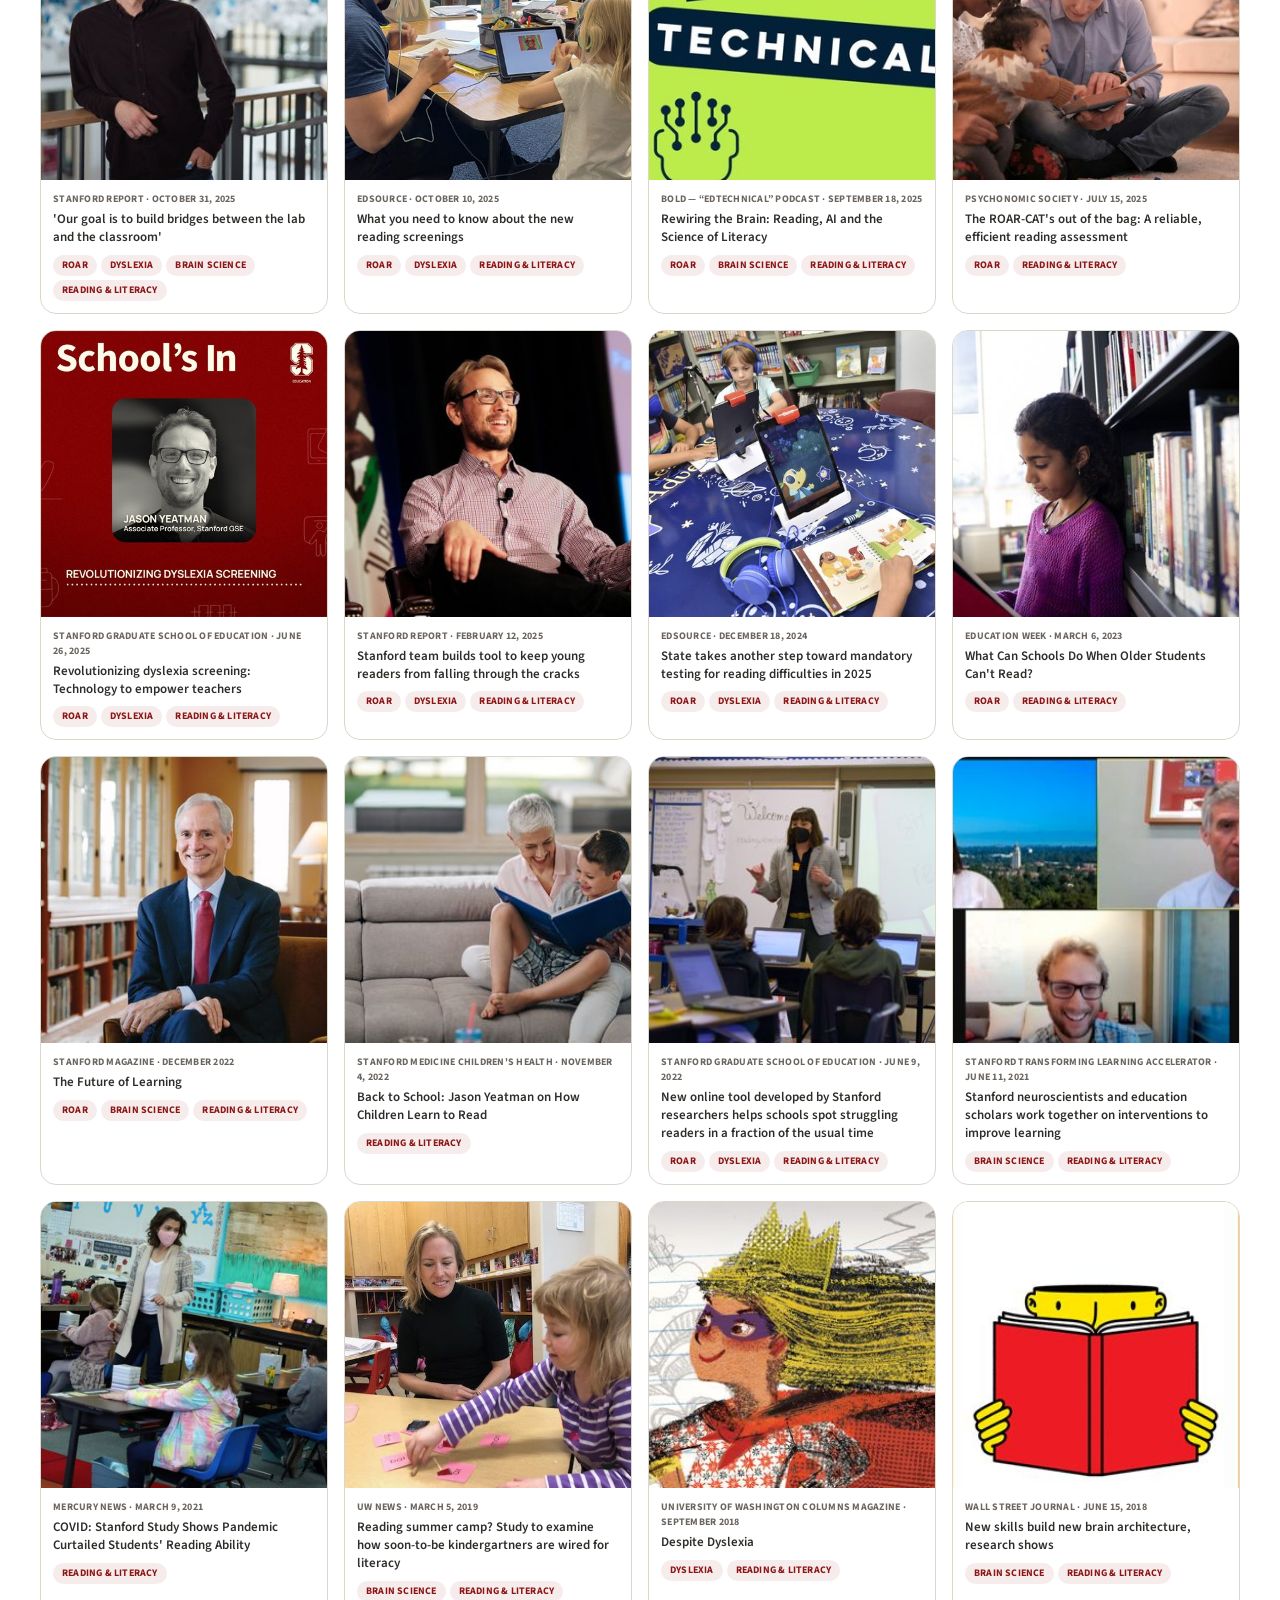
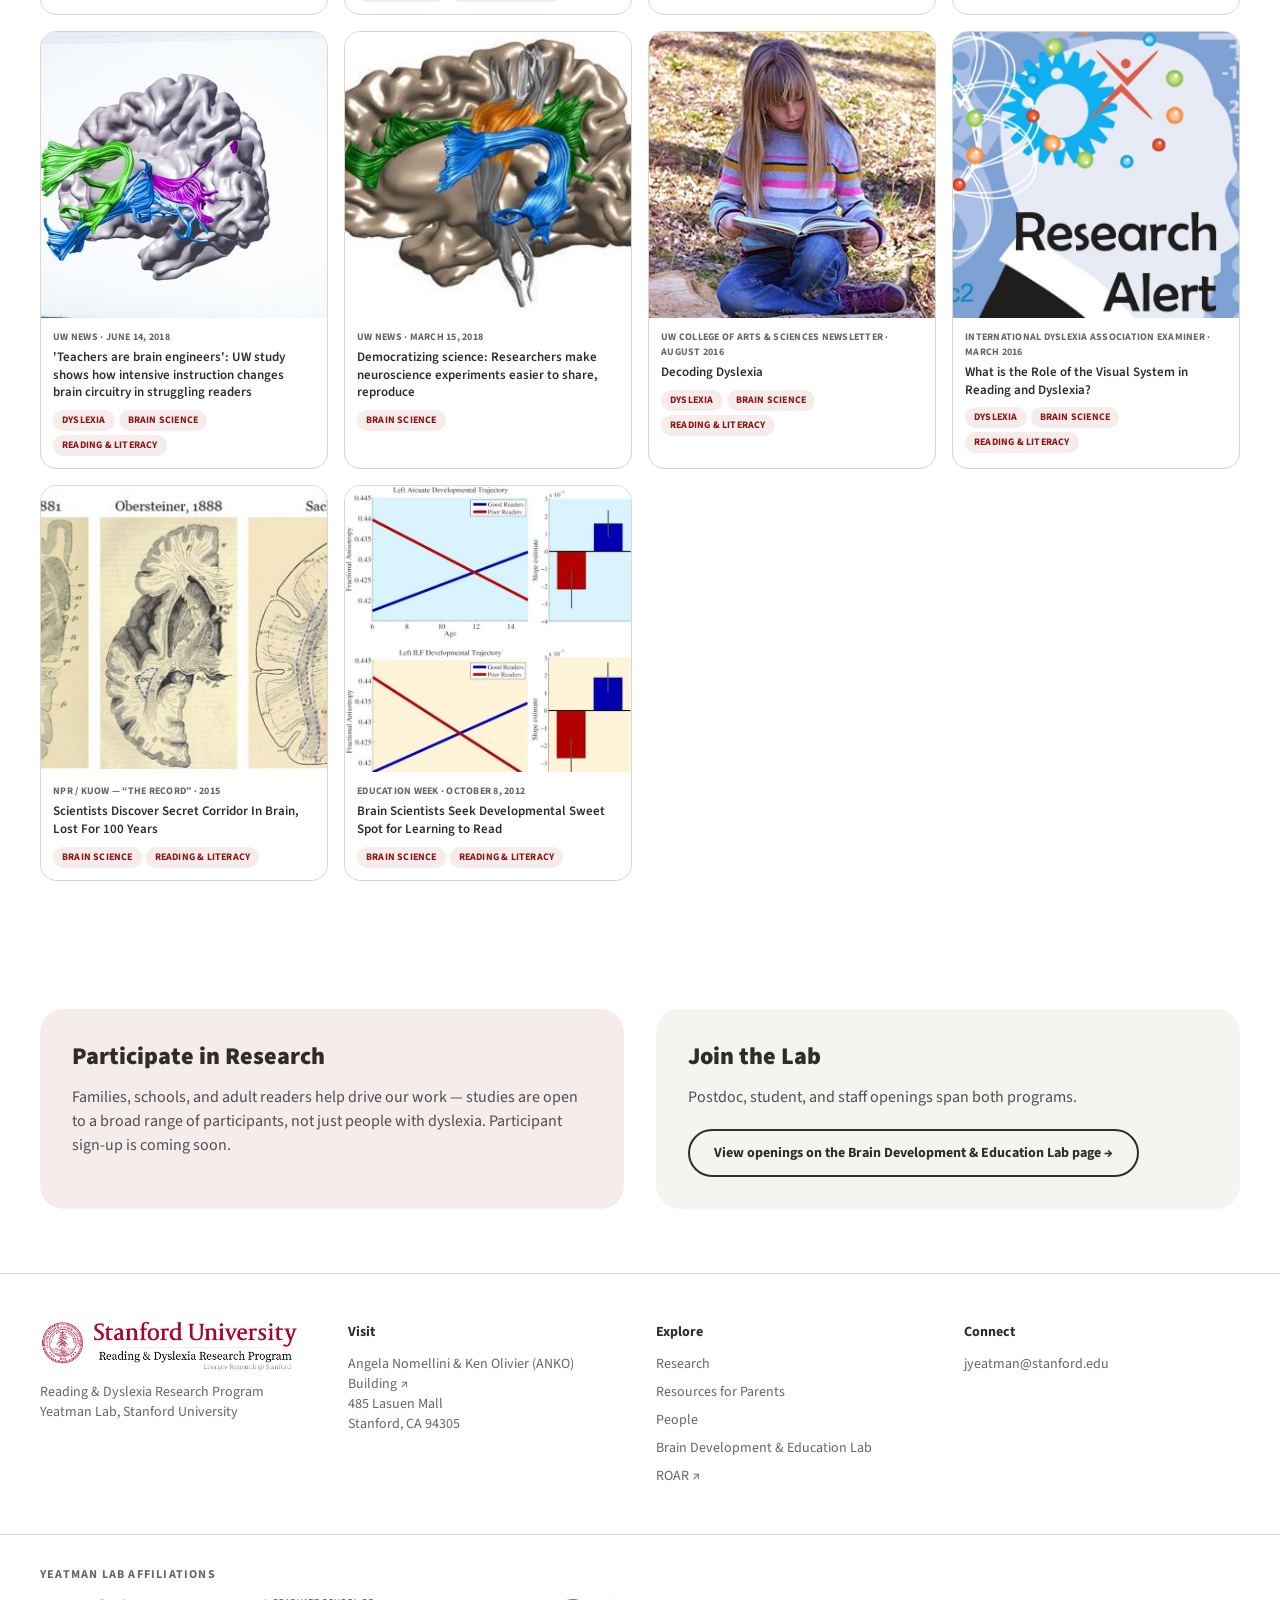
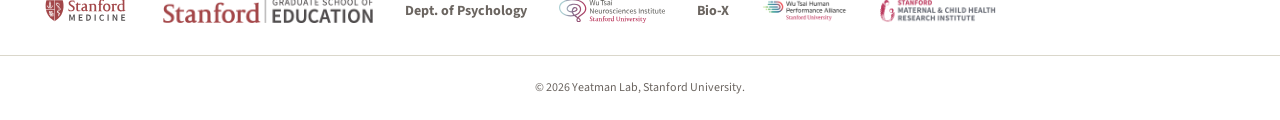
<file: rdrp.html>
<!DOCTYPE html>
<html lang="en" data-view="rdrp">
<head>
<meta charset="UTF-8" />
<meta name="viewport" content="width=device-width, initial-scale=1.0" />
<title>Reading &amp; Dyslexia Research Program — Yeatman Lab, Stanford University</title>
<meta name="description" content="The Reading & Dyslexia Research Program at Stanford studies how children and adults learn to read and why some struggle, translating that research into ROAR, an online assessment platform connecting research and practice in thousands of schools." />
<link rel="canonical" href="https://dyslexia.stanford.edu/" />
<meta property="og:type" content="website" />
<meta property="og:site_name" content="Reading & Dyslexia Research Program" />
<meta property="og:url" content="https://dyslexia.stanford.edu/" />
<meta property="og:title" content="Reading & Dyslexia Research Program — Stanford University" />
<meta property="og:description" content="The Reading & Dyslexia Research Program at Stanford studies how children and adults learn to read and why some struggle, translating that research into ROAR, an online assessment platform connecting research and practice in thousands of schools." />
<meta property="og:image" content="https://dyslexia.stanford.edu/assets/social/rdrp.png" />
<meta property="og:image:width" content="1200" />
<meta property="og:image:height" content="630" />
<meta property="og:image:alt" content="Reading & Dyslexia Research Program at Stanford University: how children learn to read, and why some struggle." />
<meta property="og:locale" content="en_US" />
<meta name="twitter:card" content="summary_large_image" />
<meta name="twitter:title" content="Reading & Dyslexia Research Program — Stanford University" />
<meta name="twitter:description" content="The Reading & Dyslexia Research Program at Stanford studies how children and adults learn to read and why some struggle, translating that research into ROAR, an online assessment platform connecting research and practice in thousands of schools." />
<meta name="twitter:image" content="https://dyslexia.stanford.edu/assets/social/rdrp.png" />
<meta name="twitter:image:alt" content="Reading & Dyslexia Research Program at Stanford University: how children learn to read, and why some struggle." />
<script type="application/ld+json">
{
  "@context": "https://schema.org",
  "@type": "ResearchOrganization",
  "name": "Yeatman Lab",
  "alternateName": ["Reading & Dyslexia Research Program", "Brain Development & Education Lab"],
  "url": "https://dyslexia.stanford.edu/",
  "sameAs": ["https://edneuro.stanford.edu/", "https://roar.stanford.edu/"],
  "parentOrganization": { "@type": "CollegeOrUniversity", "name": "Stanford University", "url": "https://www.stanford.edu/" },
  "address": { "@type": "PostalAddress", "addressLocality": "Stanford", "addressRegion": "CA", "addressCountry": "US" },
  "founder": { "@type": "Person", "name": "Jason D. Yeatman" }
}
</script>
<link rel="icon" type="image/png" sizes="32x32" href="assets/logos/stanford-s-favicon-32.png" />
<link rel="icon" type="image/png" sizes="16x16" href="assets/logos/stanford-s-favicon-16.png" />
<link rel="apple-touch-icon" href="assets/logos/stanford-s-favicon.png" />
<link rel="preconnect" href="https://fonts.googleapis.com" />
<link rel="preconnect" href="https://fonts.gstatic.com" crossorigin />
<link href="https://fonts.googleapis.com/css2?family=Source+Serif+4:opsz,wght@8..60,500;8..60,700&family=Source+Sans+3:wght@400;500;600;700;800;900&display=swap" rel="stylesheet" />
<style>
  :root { --accent:#8C1515; --accent-rgb:140,21,21; --accent-dark:#6d1010; }
  html { scroll-behavior: smooth; scroll-padding-top: 68px; }
  @media (min-width:1024px){ html{ scroll-padding-top: 62px; } }
  body { font-family:'Source Sans 3',sans-serif; }
  .accent-bg{ background-color:var(--accent); }
  .accent-text{ color:var(--accent); }
  .tint-8{ background-color:rgba(var(--accent-rgb),.08); }
  .tint-14{ background-color:rgba(var(--accent-rgb),.14); }
  .btn-primary{ background-color:var(--accent); }
  .btn-primary:hover{ background-color:var(--accent-dark); }
  ::selection{ background:rgba(var(--accent-rgb),.22); }

  .coin-wrap{ perspective:1200px; }
  .coin{ width:96px; height:96px; position:relative; cursor:pointer; -webkit-tap-highlight-color:transparent; }
  @media (min-width:1280px){ .coin{ width:132px; height:132px; } }
  .coin-inner{ width:100%; height:100%; position:relative; transition:transform .85s cubic-bezier(.34,1.56,.64,1), filter .85s ease; transform-style:preserve-3d; }
  .coin.is-flipped .coin-inner{ transform:rotateY(180deg); }
  .coin.is-navigating .coin-inner{ transform:rotateY(900deg) scale(1.22); filter:drop-shadow(0 0 28px rgba(255,255,255,.6)); transition:transform .9s cubic-bezier(.22,.68,0,1), filter .9s ease; }
  .coin-face{ position:absolute; inset:0; border-radius:9999px; display:flex; align-items:center; justify-content:center;
    backface-visibility:hidden; box-shadow:0 14px 34px rgba(0,0,0,.32), inset 0 0 0 5px rgba(255,255,255,.5); }
  .coin-front{ background:#8C1515; } .coin-back{ background:#007C92; transform:rotateY(180deg); }
  .coin-face img{ width:88px; height:88px; object-fit:contain; border-radius:9999px; background:#fff; padding:9px; box-sizing:border-box; }
  .coin:hover .coin-inner{ transform:scale(1.08); }

  .side-panel{ transition:opacity .5s ease, filter .5s ease; cursor:pointer; }
  .side-inactive{ opacity:.55; filter:saturate(.7); }
  .side-panel:hover{ filter:brightness(1.06); }

  .avatar-fallback{ font-weight:700; background-color:var(--accent); }
  .link-chip{ font-size:11px; font-weight:700; text-transform:uppercase; letter-spacing:.03em; color:var(--accent); border:1px solid rgba(var(--accent-rgb),.35); border-radius:9999px; padding:4px 10px; }
  .link-chip:hover{ background-color:rgba(var(--accent-rgb),.08); }
  /* Target of a data-pub-doi jump — a row among 136 needs saying so for a moment. */
  .pub-flash{ animation:pubFlash 2.4s ease-out; }
  @keyframes pubFlash{ 0%,55%{ background:rgba(var(--accent-rgb),.16);
      box-shadow:0 0 0 2px rgba(var(--accent-rgb),.45); } 100%{ background:transparent;
      box-shadow:0 0 0 2px rgba(var(--accent-rgb),0); } }
  /* Citation count. Lives on the chip row with the links, so it reads as part of a
     scannable column rather than something buried mid-sentence. Deliberately styled as
     INFO not ACTION: filled tint + sentence case, where .link-chip is outlined +
     uppercase. Text is --accent-dark because the base accent on this tint is only
     4.27:1 on teal — below AA for 11px. */
  .cite-badge{ font-size:11px; font-weight:700; color:var(--accent-dark);
    background:rgba(var(--accent-rgb),.10); border-radius:9999px; padding:2px 10px;
    white-space:nowrap; }
  a.cite-badge:hover{ background:rgba(var(--accent-rgb),.20); text-decoration:underline;
    text-decoration-thickness:1px; text-underline-offset:2px; }
  details > summary::-webkit-details-marker{ display:none; }
  details summary{ list-style:none; }
  details summary::before{ content:'▸'; display:inline-block; margin-right:8px; color:var(--accent); transition:transform .2s; }
  details[open] summary::before{ transform:rotate(90deg); }

  .team-card{ cursor:pointer; border-radius:1rem; padding:8px; position:relative; transition:background-color .15s; }
  .team-card:hover, .team-card:focus-within{ background-color:#FAF9F6; outline:none; z-index:30; }
  .team-card.expanded{ z-index:30; }
  .filter-pill{ font-size:12px; font-weight:700; border-radius:9999px; padding:6px 14px; border:1px solid #DAD7CB; color:#4D4F53; background:#fff; cursor:pointer; transition:all .15s; }
  .filter-pill:hover{ border-color:var(--accent); color:var(--accent); }
  .filter-pill.active{ background:var(--accent); border-color:var(--accent); color:#fff; }
  .filter-pill-primary{ border-width:1.5px; border-color:var(--accent); color:var(--accent); background:rgba(var(--accent-rgb),.07); }
  .filter-pill-primary.active{ background:var(--accent); border-color:var(--accent); color:#fff; }
  .media-tag{ font-size:10px; font-weight:700; letter-spacing:.02em; text-transform:uppercase; border-radius:9999px; padding:3px 9px; background:rgba(var(--accent-rgb),.08); color:var(--accent); }
  .pill-divider{ width:1px; align-self:stretch; background:#DAD7CB; margin:2px 6px; }
  .team-tag-pill{ font-size:10px; font-weight:700; text-transform:uppercase; letter-spacing:.02em; color:var(--accent); background:rgba(var(--accent-rgb),.08); border-radius:9999px; padding:2px 8px; display:inline-block; }
  .team-photo-wrap img{ transition:transform .4s ease; }
  .team-card:hover .team-photo-wrap img, .team-card:focus-within .team-photo-wrap img, .team-card.expanded .team-photo-wrap img{ transform:scale(1.08); }
  .team-expand{ position:absolute; inset:0; background:#fff; border-radius:1rem;
    box-shadow:0 8px 24px rgba(0,0,0,.25); border-top:3px solid var(--accent); text-align:left;
    opacity:0; visibility:hidden; transform:scale(.9); transform-origin:center; overflow-y:auto; padding:16px;
    transition:opacity .3s ease, transform .3s ease, visibility 0s linear .3s;
    pointer-events:none; }
  .team-card:hover .team-expand, .team-card:focus-within .team-expand, .team-card.expanded .team-expand{
    opacity:1; visibility:visible; transition:opacity .3s ease, transform .3s ease, visibility 0s; transform:scale(1); pointer-events:auto; }
  .team-expand-bio{ font-size:12px; color:#4D4F53; line-height:1.5; }
  .team-expand-tags{ display:flex; flex-wrap:wrap; gap:4px; margin-top:10px; }
  .team-expand-links{ display:flex; flex-wrap:wrap; gap:6px; margin-top:10px; }
  .team-expand-pubs{ margin-top:12px; border-top:1px solid #EDE9E0; padding-top:10px; }
  .team-expand-pubs-title{ font-size:10px; font-weight:700; text-transform:uppercase; letter-spacing:.04em; color:#6B6560; }
  .team-expand-pubs ul{ list-style:none; margin:0; padding:0; }
  .team-expand-pubs li{ font-size:11px; color:#4D4F53; margin-top:6px; line-height:1.4; }
  .team-expand-pubs a{ color:var(--accent); font-weight:600; text-decoration:none; }
  .team-expand-pubs a:hover{ text-decoration:underline; }

  .pub-card{ position:absolute; bottom:calc(100% + 8px); right:0; z-index:40;
    width:340px; max-width:90vw; background:#fff; border-radius:1rem; text-align:left;
    box-shadow:0 20px 45px rgba(0,0,0,.22), 0 2px 8px rgba(0,0,0,.08); border-top:3px solid var(--accent);
    padding:14px 16px; opacity:0; pointer-events:none;
    transform:translateY(6px) scale(.96);
    transition:opacity .2s ease, transform .2s ease; }
  .pub-item:hover .pub-card, .pub-item:focus-within .pub-card{
    opacity:1; transform:translateY(0) scale(1); pointer-events:auto; }
  .pub-card.flip-down{ bottom:auto; top:calc(100% + 8px); }
  .pub-card-figure{ width:100%; max-height:220px; object-fit:contain; border-radius:.5rem; margin-bottom:8px; display:block; background:#F5F4F0; }
  .pub-card-summary{ font-size:12px; line-height:1.5; color:#2E2D29; }

  /* Sticky year index for the publication list. Pins under the sticky site header
     (65px mobile / 61px lg), so any year stays one click away from deep in the list.
     z-index sits below .pub-card (40) so hover summaries still float over it. */
  /* Sticky only from lg up: at phone widths the 18 chips wrap to 3 rows (101px), which
     with the 65px header would permanently eat ~20% of the viewport. There it just sits
     at the top of the list as a normal index. */
  .pubs-years{ position:static; z-index:20;
    display:flex; flex-wrap:wrap; gap:4px; align-items:center;
    border:1px solid #E4E1D7; background:#fff; border-radius:.75rem;
    padding:8px 10px; margin-bottom:14px; box-shadow:0 1px 4px rgba(0,0,0,.05); }
  @media (min-width:1024px){ .pubs-years{ position:sticky; top:61px; } }
  .pubs-years-label{ font-size:10px; font-weight:800; letter-spacing:.06em; text-transform:uppercase;
    color:#8C8578; margin-right:2px; }
  .pub-year-chip{ font-size:11px; font-weight:700; color:#6B6560; background:#F0EDE5; border:none;
    border-radius:9999px; padding:4px 7px; cursor:pointer; transition:background-color .15s, color .15s; }
  .pub-year-chip:hover{ background:#DFDBCE; color:#2E2D29; }
  .pub-year-chip.active{ background:var(--accent); color:#fff; }
  .pub-year-chip[hidden]{ display:none; }
  .pub-year-chip small{ font-weight:400; opacity:.6; margin-left:2px; }
  .pub-year-all{ font-size:10px; font-weight:800; letter-spacing:.04em; text-transform:uppercase;
    color:var(--accent); border:1.5px solid var(--accent); background:rgba(var(--accent-rgb),.06);
    border-radius:9999px; padding:4px 10px; cursor:pointer; transition:background-color .15s, color .15s; }
  .pub-year-all:hover{ background:var(--accent); color:#fff; }
  /* A collapsed year renders nothing at all — the chip strip above IS the index, so an
     empty 61px header row per closed year was the "page of dropdowns" problem itself.
     applyPubsFilter still uses inline display for filtering, which composes: clearing it
     back to '' lets this rule decide. */
  #pubs-list details:not([open]){ display:none; }

  .pubfig-strip{ display:flex; gap:16px; overflow-x:auto; overflow-y:hidden; scroll-snap-type:x proximity; overflow-anchor:none;
    padding:4px 2px 6px; scrollbar-width:none; -webkit-overflow-scrolling:touch; }
  .pubfig-strip::-webkit-scrollbar{ display:none; }
  .pubfig-card{ flex:0 0 76vw; max-width:280px; scroll-snap-align:start; position:relative;
    background:#fff; border:1px solid #DAD7CB; border-radius:1rem; overflow:hidden;
    text-decoration:none; color:inherit;
    transition:box-shadow .18s ease, border-color .18s ease, opacity .5s ease, transform .55s cubic-bezier(.22,1,.36,1); }
  /* Cards settle into place the first time the strip is seen. Y-only offset: an X shift
     would change the scroll width, and the strip clips overflow-y. */
  .pubfig-strip.is-dealing .pubfig-card{ opacity:0; transform:translateY(12px) scale(.94) rotate(-1.2deg); }
  /* Wrapping from the last card back to the first cross-fades rather than racing
     ~12,000px across, which would just be a blur. */
  .pubfig-strip{ transition:opacity .28s ease; }
  .pubfig-strip.is-rewinding{ opacity:0; }
  @media (prefers-reduced-motion: reduce){
    .pubfig-strip.is-dealing .pubfig-card{ opacity:1; transform:none; }
    .pubfig-card{ transition:box-shadow .18s ease, border-color .18s ease; }
    .pubfig-strip, .pubfig-strip.is-rewinding{ transition:none; opacity:1; }
  }
  @media (min-width:640px){ .pubfig-card{ flex:0 0 260px; } }
  .pubfig-card:hover, .pubfig-card:focus-visible{ box-shadow:0 8px 22px rgba(0,0,0,.13); border-color:#C9C5B8; outline:none; }
  /* Thumbs are pre-cropped to exactly this box ratio, so the figure fills it edge to edge. */
  .pubfig-fig{ background:#F5F4F0; aspect-ratio:3/2; overflow:hidden; }
  .pubfig-fig img{ width:100%; height:100%; object-fit:cover; display:block; }
  .pubfig-body{ padding:11px 14px 14px; }
  .pubfig-year{ font-size:10px; font-weight:800; letter-spacing:.06em; color:var(--accent); }
  /* No line-clamp: a clamped title reads as an abbreviated one, and several of these run past
     four lines. The card grows to fit instead. */
  .pubfig-title{ font-family:'Source Serif 4',serif; font-weight:700; font-size:13px; line-height:1.3; margin-top:4px; }
  /* Full summary on hover/focus, so long academic summaries are never truncated. */
  /* Summary rises from the bottom as a sheet, sized to its own text, and stops short of
     the top so some of the figure stays visible behind it. */
  .pubfig-over{ position:absolute; left:0; right:0; bottom:0; background:#fff;
    border-top:3px solid var(--accent); max-height:calc(100% - 32px); overflow-y:auto;
    padding:12px 14px 13px; font-size:11px; line-height:1.45; color:#2E2D29;
    box-shadow:0 -8px 22px rgba(0,0,0,.13);
    transform:translateY(101%); transition:transform .34s cubic-bezier(.22,1,.36,1); }
  .pubfig-over p{ margin:0; }
  .pubfig-card:hover .pubfig-over, .pubfig-card:focus-visible .pubfig-over{ transform:translateY(0); }

  /* A slim rail under the strip, so it reads as something you can slide. */
  .pubfig-rail{ position:relative; height:4px; border-radius:9999px; background:#E4E1D7; margin:14px auto 0; max-width:220px; }
  .pubfig-rail-thumb{ position:absolute; top:0; left:0; height:4px; min-width:26px; border-radius:9999px;
    background:var(--accent); transition:transform .18s ease-out; }
  .pubfig-arrow{ position:absolute; top:calc(50% - 30px); transform:translateY(-50%); width:40px; height:40px;
    border-radius:9999px; background:#fff; box-shadow:0 4px 14px rgba(0,0,0,.16); border:1px solid #DAD7CB;
    display:none; align-items:center; justify-content:center; font-size:18px; font-weight:700; color:#2E2D29;
    cursor:pointer; transition:background-color .15s, opacity .15s; z-index:5; }
  @media (min-width:768px){ .pubfig-arrow{ display:flex; } }
  .pubfig-arrow:hover{ background:#2E2D29; color:#fff; }
  .pubfig-arrow.is-off{ opacity:0; pointer-events:none; }
  .pubfig-arrow-prev{ left:-16px; }
  .pubfig-arrow-next{ right:-16px; }

  /* Keyboard skip link: off-screen until focused, then pinned top-left. */
  .skip-link{ position:fixed; top:0; left:0; z-index:100; background:var(--accent); color:#fff;
    padding:10px 18px; font-weight:700; font-size:14px; border-radius:0 0 10px 0;
    transform:translateY(-130%); transition:transform .15s ease; }
  .skip-link:focus{ transform:translateY(0); outline:3px solid #fff; outline-offset:-5px; }
  /* Chips inside a tinted card: the base accent is only 4.40:1 there (below AA for
     11px text). The existing dark variant gives 7.18:1. Matches nothing on rdrp,
     where no link-chip sits on tint-8 — kept on both pages so the CSS stays in sync. */
  .tint-8 .link-chip{ color:var(--accent-dark); }
</style>
<!-- Compiled Tailwind. Must load AFTER the <style> above: the Play CDN it
     replaced injected its sheet there, so utilities win ties against the
     rules above. Regenerate with tools/build-tailwind-css.py -->
<link rel="stylesheet" href="assets/tailwind.css?v=1" />
</head>
<body class="text-[#2E2D29] bg-white antialiased">
  <a href="#main" class="skip-link">Skip to main content</a>


  <!-- Header -->
  <header class="sticky top-0 z-40 bg-white/95 backdrop-blur border-b border-[#DAD7CB]">
    <div class="max-w-7xl mx-auto px-6 lg:px-10 py-3 flex items-center justify-between gap-6">
      <a href="#top" class="flex items-center gap-2 min-w-0">
        <span class="font-serif font-semibold hidden xl:block shrink-0" style="color:#8C1515; font-size:17px; letter-spacing:-0.01em;">Stanford University</span>
        <img src="assets/logos/rdrp-seal.png" width="1896" height="353" alt="Reading &amp; Dyslexia Research Program" class="w-auto h-7 sm:h-9 shrink-0" />
      </a>
      <nav class="hidden lg:flex items-center gap-3 xl:gap-8 text-sm font-semibold text-[#4D4F53] whitespace-nowrap">
        <a href="#roar" class="hover:text-[#2E2D29]">ROAR</a>
        <a href="#research" class="hover:text-[#2E2D29]">Research</a>
        <a href="parents.html" class="hover:text-[#2E2D29]">Parents</a>
        <a href="#publications" class="hover:text-[#2E2D29]">Publications</a>
        <a href="#team" class="hover:text-[#2E2D29]">People</a>
        <a href="#media" class="hover:text-[#2E2D29]">Media</a>
      </nav>
      <div class="flex items-center gap-3 shrink-0">
        <div class="relative hidden sm:flex items-center rounded-full bg-[#2E2D29] p-1 w-[260px] xl:w-[320px]">
          <span class="absolute inset-y-1 left-1 w-[calc(50%-4px)] rounded-full accent-bg"></span>
          <span class="relative z-10 flex-1 text-center px-2 py-1.5 text-xs font-bold rounded-full text-white truncate">Reading &amp; Dyslexia</span>
          <a href="https://edneuro.stanford.edu/" class="relative z-10 flex-1 text-center px-2 py-1.5 text-xs font-bold rounded-full text-white/60 hover:text-white transition-colors truncate">Brain Development</a>
        </div>
        <button id="mobile-nav-toggle" class="lg:hidden inline-flex items-center justify-center w-10 h-10 rounded-full bg-[#2E2D29] text-white shrink-0" aria-label="Open navigation menu" aria-expanded="false" aria-controls="mobile-nav-panel">
          <svg width="20" height="20" viewBox="0 0 24 24" fill="none" stroke="currentColor" stroke-width="2" stroke-linecap="round" stroke-linejoin="round"><line x1="4" y1="7" x2="20" y2="7"/><line x1="4" y1="12" x2="20" y2="12"/><line x1="4" y1="17" x2="20" y2="17"/></svg>
        </button>
        <a href="https://edneuro.stanford.edu/" class="sm:hidden inline-flex items-center justify-center w-10 h-10 rounded-full bg-[#2E2D29] text-white shrink-0" aria-label="Switch to the Brain Development &amp; Education Lab page">
          <svg width="18" height="18" viewBox="0 0 24 24" fill="none" stroke="currentColor" stroke-width="2" stroke-linecap="round" stroke-linejoin="round"><path d="M17 2l4 4-4 4"/><path d="M3 11V9a4 4 0 0 1 4-4h14"/><path d="M7 22l-4-4 4-4"/><path d="M21 13v2a4 4 0 0 1-4 4H3"/></svg>
        </a>
      </div>
    </div>
    <div id="mobile-nav-panel" class="hidden lg:hidden absolute inset-x-0 top-full bg-white border-b border-[#DAD7CB] shadow-lg">
      <nav class="flex flex-col px-6 py-2 text-sm font-semibold text-[#4D4F53]">
        <a href="#roar" class="py-3 border-b border-[#EDE9E0] hover:text-[#2E2D29]">ROAR</a>
        <a href="#research" class="py-3 border-b border-[#EDE9E0] hover:text-[#2E2D29]">Research</a>
        <a href="parents.html" class="py-3 border-b border-[#EDE9E0] hover:text-[#2E2D29]">Parents</a>
        <a href="#publications" class="py-3 border-b border-[#EDE9E0] hover:text-[#2E2D29]">Publications</a>
        <a href="#team" class="py-3 border-b border-[#EDE9E0] hover:text-[#2E2D29]">People</a>
        <a href="#media" class="py-3 hover:text-[#2E2D29]">Media</a>
      </nav>
    </div>
  </header>

  <main id="main" tabindex="-1">
  <!-- Hero -->
  <section id="top" class="relative overflow-hidden">
    <div class="grid lg:grid-cols-2 min-h-[560px]">
      <div class="side-panel relative flex items-start justify-center px-8 sm:px-14 pt-20 pb-16" style="background:linear-gradient(135deg,#8C1515 0%,#5c0f0f 100%);">
        <p class="hidden lg:block lg:absolute lg:top-8 lg:right-1 text-[20px] font-bold uppercase tracking-[.08em] text-white/45">Yeatman</p>
        <div class="max-w-md text-white text-center lg:text-right lg:items-end lg:flex lg:flex-col">
          <h1 class="font-black text-3xl sm:text-4xl mt-3 leading-tight">Reading &amp; Dyslexia<br/>Research Program</h1>
          <p class="mt-4 text-white/85 leading-relaxed min-h-[80px] sm:min-h-[100px]">
            We study the factors that contribute to differences in how children learn to read — and we use what we learn to design innovative assessment and education programs for learners around the U.S.
          </p>
          <a href="#publications" id="hero-pubs-rdrp" class="inline-block mt-5 bg-white text-[#8C1515] font-bold rounded-full px-6 py-3 text-sm hover:bg-[#2E2D29] hover:text-white transition-colors">Reading &amp; Dyslexia Research Program Publications ↓</a>
        </div>
      </div>
      <div class="side-panel side-inactive relative flex items-start justify-center px-8 sm:px-14 pt-20 pb-16" style="background:linear-gradient(135deg,#00596a 0%,#007C92 100%);">
        <p class="hidden lg:block lg:absolute lg:top-8 lg:left-1 text-[20px] font-bold uppercase tracking-[.08em] text-white/45">Lab</p>
        <div class="max-w-md text-white text-center lg:text-left">
          <h2 class="font-black text-3xl sm:text-4xl mt-3 leading-tight">Brain Development &amp;<br/>Education Lab</h2>
          <p class="mt-4 text-white/85 leading-relaxed min-h-[80px] sm:min-h-[100px]">Neuroscience as a tool for improving education — and education as a tool for understanding the brain.</p>
          <a href="#publications" id="hero-pubs-bde" class="inline-block mt-5 bg-white text-[#007C92] font-bold rounded-full px-6 py-3 text-sm hover:bg-[#2E2D29] hover:text-white transition-colors">Brain Development &amp; Education Lab Publications ↓</a>
        </div>
      </div>
    </div>
    <div class="coin-wrap hidden lg:flex absolute inset-0 items-center justify-center pointer-events-none">
      <div class="flex flex-col items-center gap-3 pointer-events-auto">
        <button id="coin" class="coin" aria-label="Flip to the Brain Development &amp; Education Lab page">
          <div class="coin-inner">
            <div class="coin-face coin-front"><img src="assets/logos/rdrp-round.svg?v=3" width="400" height="400" alt="Reading &amp; Dyslexia Research Program" /></div>
            <div class="coin-face coin-back"><img src="assets/logos/bde-mark.png" width="400" height="400" alt="Brain Development &amp; Education Lab" /></div>
          </div>
        </button>
        <span class="hidden xl:inline-block text-[11px] font-bold uppercase tracking-widest text-white bg-black/30 rounded-full px-3 py-1 backdrop-blur">Flip to Brain Development</span>
      </div>
    </div>
  </section>

  <!-- About / Mission -->
  <section class="max-w-7xl mx-auto px-6 lg:px-10 py-14">
    <p class="text-xs font-bold uppercase tracking-widest accent-text">The Program</p>
    <h2 class="font-black text-3xl mt-3">Why This Research Matters</h2>
    <p class="text-[#4D4F53] mt-2 max-w-2xl">Reading is at the foundation of academic success, and children who struggle to learn to read are at a disadvantage throughout their academic careers. Our program exists to change that.</p>
    <div class="grid sm:grid-cols-3 gap-6 mt-8">
      <div class="rounded-3xl tint-8 p-8">
        <div class="w-10 h-10 rounded-full tint-14 flex items-center justify-center mb-3"><svg width="20" height="20" viewBox="0 0 24 24" fill="none" stroke="currentColor" stroke-width="2" stroke-linecap="round" stroke-linejoin="round" class="accent-text"><circle cx="12" cy="8" r="4"></circle><path d="M4 20c0-4 3.6-7 8-7s8 3 8 7"></path></svg></div>
        <h3 class="font-black text-lg">Who We Study</h3>
        <p class="text-sm text-[#4D4F53] mt-2">We run studies with a broad range of participants across childhood and adulthood — not just people with dyslexia — to understand the full diversity of how people learn to read.</p>
      </div>
      <div class="rounded-3xl tint-8 p-8">
        <div class="w-10 h-10 rounded-full tint-14 flex items-center justify-center mb-3"><svg width="20" height="20" viewBox="0 0 24 24" fill="none" stroke="currentColor" stroke-width="2" stroke-linecap="round" stroke-linejoin="round" class="accent-text"><path d="M4 21V10l8-5 8 5v11"></path><path d="M4 21h16"></path><path d="M9 21v-6h6v6"></path></svg></div>
        <h3 class="font-black text-lg">An Interdisciplinary Team</h3>
        <p class="text-sm text-[#4D4F53] mt-2">A collaboration between the Division of Developmental &amp; Behavioral Pediatrics at Stanford's School of Medicine and the Graduate School of Education, spanning education, pediatrics, psychology, neuroscience, and engineering.</p>
      </div>
      <div class="rounded-3xl tint-8 p-8">
        <div class="w-10 h-10 rounded-full tint-14 flex items-center justify-center mb-3"><svg width="20" height="20" viewBox="0 0 24 24" fill="none" stroke="currentColor" stroke-width="2" stroke-linecap="round" stroke-linejoin="round" class="accent-text"><polyline points="4 15 10 9 14 13 20 6"></polyline><polyline points="14 6 20 6 20 12"></polyline></svg></div>
        <h3 class="font-black text-lg">From Findings to Practice</h3>
        <p class="text-sm text-[#4D4F53] mt-2">What we learn directly shapes ROAR, our reading assessment platform now used in thousands of schools, and the guidance we share with families.</p>
      </div>
    </div>
    <div class="mt-8 flex flex-wrap items-center gap-4">
      <a href="parents.html" class="btn-primary text-white font-bold rounded-full px-7 py-3.5 text-sm transition-colors">Resources for Parents →</a>
      <p class="text-xs text-[#6B6560] max-w-sm">Curated guides, advocacy groups, and intervention programs for families navigating a dyslexia diagnosis.</p>
    </div>
  </section>

  <!-- ROAR spotlight -->
  <section id="roar" class="max-w-7xl mx-auto px-6 lg:px-10 py-14 border-t border-[#DAD7CB]">
    <div class="rounded-[2rem] accent-bg text-white p-8 sm:p-12 grid lg:grid-cols-2 gap-10 items-center">
      <div>
        <p class="text-xs font-bold uppercase tracking-widest text-white/70">Building bridges from the lab to the classroom and back — inspiring a virtuous cycle between research and practice</p>
        <h2 class="font-black text-3xl mt-3">ROAR — Rapid Online Assessment of Reading</h2>
        <p class="mt-4 text-white/85 leading-relaxed">A fully automated, online assessment platform grounded in our ongoing research. Rostered in 2,500+ schools and community organizations across 39 states — including as one of California's four approved dyslexia screening tools — with real-time score reports for teachers and no test administrator required.</p>
        <a href="https://roar.stanford.edu" class="inline-block mt-6 bg-white text-[#2E2D29] font-bold rounded-full px-6 py-3 text-sm hover:bg-[#2E2D29] hover:text-white transition-colors">Visit roar.stanford.edu ↗</a>
      </div>
      <div class="grid grid-cols-2 gap-4">
        <div class="rounded-2xl bg-white/10 p-6 text-center flex flex-col items-center">
          <div class="w-9 h-9 rounded-full bg-white/15 flex items-center justify-center mb-2"><svg width="18" height="18" viewBox="0 0 24 24" fill="none" stroke="currentColor" stroke-width="2" stroke-linecap="round" stroke-linejoin="round"><circle cx="12" cy="8" r="4"></circle><path d="M4 20c0-4 3.6-7 8-7s8 3 8 7"></path></svg></div>
          <div class="text-3xl font-black">239,000+</div><div class="text-xs text-white/70 mt-1">Students assessed</div>
        </div>
        <div class="rounded-2xl bg-white/10 p-6 text-center flex flex-col items-center">
          <div class="w-9 h-9 rounded-full bg-white/15 flex items-center justify-center mb-2"><svg width="18" height="18" viewBox="0 0 24 24" fill="none" stroke="currentColor" stroke-width="2" stroke-linecap="round" stroke-linejoin="round"><path d="M12 21s-7-6.2-7-11a7 7 0 1 1 14 0c0 4.8-7 11-7 11z"></path><circle cx="12" cy="10" r="2.3"></circle></svg></div>
          <div class="text-3xl font-black">39</div><div class="text-xs text-white/70 mt-1">States</div>
        </div>
        <div class="rounded-2xl bg-white/10 p-6 text-center flex flex-col items-center">
          <div class="w-9 h-9 rounded-full bg-white/15 flex items-center justify-center mb-2"><svg width="18" height="18" viewBox="0 0 24 24" fill="none" stroke="currentColor" stroke-width="2" stroke-linecap="round" stroke-linejoin="round"><path d="M4 21V10l8-5 8 5v11"></path><path d="M4 21h16"></path><path d="M9 21v-6h6v6"></path></svg></div>
          <div class="text-3xl font-black">2,542</div><div class="text-xs text-white/70 mt-1">Schools &amp; orgs</div>
        </div>
        <div class="rounded-2xl bg-white/10 p-6 text-center flex flex-col items-center">
          <div class="w-9 h-9 rounded-full bg-white/15 flex items-center justify-center mb-2"><svg width="18" height="18" viewBox="0 0 24 24" fill="none" stroke="currentColor" stroke-width="2" stroke-linecap="round" stroke-linejoin="round"><circle cx="12" cy="12" r="9"></circle><polyline points="12 7 12 12 15.5 14"></polyline></svg></div>
          <div class="text-3xl font-black">5–20 minutes</div><div class="text-xs text-white/70 mt-1">Per screening depending on suite of measures</div>
        </div>
        <p class="col-span-2 text-xs text-white">Figures from ROAR's <a href="https://roar.stanford.edu/technical/intro-norms.html" target="_blank" rel="noopener" class="underline">norming &amp; technical documentation ↗</a></p>
      </div>
    </div>
  </section>

  <!-- Research -->
  <section id="research" class="max-w-7xl mx-auto px-6 lg:px-10 py-14 border-t border-[#DAD7CB]">
    <p class="text-xs font-bold uppercase tracking-widest accent-text">Beta · Parent Research Portal</p>
    <h2 class="font-black text-3xl mt-3">ROAR@Home</h2>
    <p class="text-[#4D4F53] mt-2 max-w-2xl">Democratizing access to validated assessments. ROAR@Home gives families direct access to the same validated reading assessment and dyslexia screener used in hundreds of U.S. schools — plus new assessments still under active research — while helping us investigate what factors help children learn to read.</p>
    <div class="grid sm:grid-cols-3 gap-6 mt-8">
      <div class="rounded-3xl tint-8 p-8">
        <div class="w-10 h-10 rounded-full tint-14 flex items-center justify-center mb-3"><svg width="20" height="20" viewBox="0 0 24 24" fill="none" stroke="currentColor" stroke-width="2" stroke-linecap="round" stroke-linejoin="round" class="accent-text"><circle cx="10" cy="8" r="4"></circle><path d="M3 20c0-3.8 3.1-6.5 7-6.5"></path><line x1="17" y1="9" x2="17" y2="15"></line><line x1="14" y1="12" x2="20" y2="12"></line></svg></div>
        <h3 class="font-black text-lg">Participate in Research</h3>
        <p class="text-sm text-[#4D4F53] mt-2">Register to help us investigate the factors that contribute to reading difficulties and design personalized approaches to education.</p>
      </div>
      <div class="rounded-3xl tint-8 p-8">
        <div class="w-10 h-10 rounded-full tint-14 flex items-center justify-center mb-3"><svg width="20" height="20" viewBox="0 0 24 24" fill="none" stroke="currentColor" stroke-width="2" stroke-linecap="round" stroke-linejoin="round" class="accent-text"><path d="M8 3h6l4 4v13a1 1 0 0 1-1 1H8a1 1 0 0 1-1-1V4a1 1 0 0 1 1-1z"></path><path d="M14 3v4h4"></path><line x1="9.5" y1="12" x2="14.5" y2="12"></line><line x1="9.5" y1="16" x2="14.5" y2="16"></line></svg></div>
        <h3 class="font-black text-lg">Real Score Reports</h3>
        <p class="text-sm text-[#4D4F53] mt-2">Learn about your child's reading skills with ROAR@Home score reports, scored and validated the same way as the version used in schools.</p>
      </div>
      <div class="rounded-3xl tint-8 p-8">
        <div class="w-10 h-10 rounded-full tint-14 flex items-center justify-center mb-3"><svg width="20" height="20" viewBox="0 0 24 24" fill="none" stroke="currentColor" stroke-width="2" stroke-linecap="round" stroke-linejoin="round" class="accent-text"><path d="M12 6.8C10.4 5.4 7.8 4.6 4 4.6v13.8c3.8 0 6.4.8 8 2.2 1.6-1.4 4.2-2.2 8-2.2V4.6c-3.8 0-6.4.8-8 2.2z"></path></svg></div>
        <h3 class="font-black text-lg">Built for Families</h3>
        <p class="text-sm text-[#4D4F53] mt-2">A Family Guide, Next Steps Guide, Technical Manual, and video walkthroughs help you interpret your child's results.</p>
      </div>
    </div>

    <p class="text-xs font-bold text-[#6B6560] uppercase tracking-widest mt-8">Resources from ROAR@Home</p>
    <div class="relative mt-3">
      <div id="resource-track" class="flex gap-4 overflow-x-auto pb-2 snap-x snap-mandatory scroll-smooth">
        <a href="https://drive.google.com/file/d/1LS8XsZF_rL-G54a-gHYK1REy9nWnyYL0/view" target="_blank" rel="noopener" class="resource-card group snap-start shrink-0 w-[170px] rounded-2xl bg-white border border-[#DAD7CB] overflow-hidden hover:shadow-md transition-shadow">
          <img src="assets/figures/roar-resources/family-guide.jpg" width="232" height="300" alt="ROAR Family Guide cover" class="w-full block" loading="lazy" decoding="async" />
          <div class="p-3">
            <h4 class="font-bold text-xs group-hover:underline">ROAR Family Guide ↗</h4>
            <p class="text-[11px] text-[#6B6560] mt-0.5">An introduction to ROAR · PDF</p>
            <p class="text-[11px] text-[#6B6560] mt-1.5">What ROAR measures, and why we built it.</p>
          </div>
        </a>
        <a href="https://drive.google.com/file/d/1d0V9bOuXX83RyUQE1mU4clOx3zkZaYaJ/view" target="_blank" rel="noopener" class="resource-card group snap-start shrink-0 w-[170px] rounded-2xl bg-white border border-[#DAD7CB] overflow-hidden hover:shadow-md transition-shadow">
          <img src="assets/figures/roar-resources/next-steps.jpg" width="232" height="300" alt="ROAR Next Steps guide cover" class="w-full block" loading="lazy" decoding="async" />
          <div class="p-3">
            <h4 class="font-bold text-xs group-hover:underline">Next Steps Guide ↗</h4>
            <p class="text-[11px] text-[#6B6560] mt-0.5">Understanding your child's score report · PDF</p>
            <p class="text-[11px] text-[#6B6560] mt-1.5">What to do after you get your results.</p>
          </div>
        </a>
        <a href="https://drive.google.com/file/d/1DZDopnX6zxXFvKmAUwzgYQDxcyF-5Ft4/view" target="_blank" rel="noopener" class="resource-card group snap-start shrink-0 w-[170px] rounded-2xl bg-white border border-[#DAD7CB] overflow-hidden hover:shadow-md transition-shadow">
          <img src="assets/figures/roar-resources/strategic-decision-making.jpg" width="232" height="300" alt="Strategic Decision-Making guide cover" class="w-full block" loading="lazy" decoding="async" />
          <div class="p-3">
            <h4 class="font-bold text-xs group-hover:underline">Strategic Decision-Making ↗</h4>
            <p class="text-[11px] text-[#6B6560] mt-0.5">For educators · PDF</p>
            <p class="text-[11px] text-[#6B6560] mt-1.5">How schools turn ROAR scores into a support plan.</p>
          </div>
        </a>
        <a href="https://roar.stanford.edu/technical/" target="_blank" rel="noopener" class="resource-card group snap-start shrink-0 w-[170px] rounded-2xl bg-white border border-[#DAD7CB] overflow-hidden hover:shadow-md transition-shadow">
          <img src="assets/figures/roar-resources/technical-manual.jpg" width="256" height="300" alt="ROAR Technical Manual cover" class="w-full block" loading="lazy" decoding="async" />
          <div class="p-3">
            <h4 class="font-bold text-xs group-hover:underline">Technical Manual ↗</h4>
            <p class="text-[11px] text-[#6B6560] mt-0.5">Norms &amp; validation details</p>
            <p class="text-[11px] text-[#6B6560] mt-1.5">The research and psychometrics behind every score.</p>
          </div>
        </a>
        <a href="https://www.youtube.com/watch?v=H1ALVWd4GLo" target="_blank" rel="noopener" class="resource-card group snap-start shrink-0 w-[170px] rounded-2xl bg-white border border-[#DAD7CB] overflow-hidden hover:shadow-md transition-shadow">
          <img src="assets/figures/roar-resources/video-guide-score-reports.jpg" width="480" height="360" alt="Guide to the Individual Score Report video thumbnail" class="w-full block" loading="lazy" decoding="async" />
          <div class="p-3">
            <h4 class="font-bold text-xs group-hover:underline">Score Report Video ↗</h4>
            <p class="text-[11px] text-[#6B6560] mt-0.5">Guide to your child's report</p>
            <p class="text-[11px] text-[#6B6560] mt-1.5">A short walkthrough of what each score means.</p>
          </div>
        </a>
        <a href="https://www.youtube.com/watch?v=mTyRmyBRHS0" target="_blank" rel="noopener" class="resource-card group snap-start shrink-0 w-[170px] rounded-2xl bg-white border border-[#DAD7CB] overflow-hidden hover:shadow-md transition-shadow">
          <img src="assets/figures/roar-resources/intro-to-roar.jpg" width="480" height="360" alt="Introduction to ROAR video thumbnail" class="w-full block" loading="lazy" decoding="async" />
          <div class="p-3">
            <h4 class="font-bold text-xs group-hover:underline">Introduction to ROAR ↗</h4>
            <p class="text-[11px] text-[#6B6560] mt-0.5">Video walkthrough for families new to ROAR</p>
            <p class="text-[11px] text-[#6B6560] mt-1.5">What to expect before your child gets started.</p>
          </div>
        </a>
        <a href="https://www.youtube.com/watch?v=cMAYb_E1qiI" target="_blank" rel="noopener" class="resource-card group snap-start shrink-0 w-[170px] rounded-2xl bg-white border border-[#DAD7CB] overflow-hidden hover:shadow-md transition-shadow">
          <img src="assets/figures/roar-resources/stanford-news-roar.jpg" width="480" height="360" alt="Stanford video on ROAR helping schools spot struggling readers thumbnail" class="w-full block" loading="lazy" decoding="async" />
          <div class="p-3">
            <h4 class="font-bold text-xs group-hover:underline">Stanford News Feature ↗</h4>
            <p class="text-[11px] text-[#6B6560] mt-0.5">How ROAR helps schools spot struggling readers</p>
            <p class="text-[11px] text-[#6B6560] mt-1.5">A short, plain-language look at ROAR's story.</p>
          </div>
        </a>
        <a href="https://www.youtube.com/watch?v=uFk5GjE2ziQ" target="_blank" rel="noopener" class="resource-card group snap-start shrink-0 w-[170px] rounded-2xl bg-white border border-[#DAD7CB] overflow-hidden hover:shadow-md transition-shadow">
          <img src="assets/figures/roar-resources/breaking-barriers-older-readers.jpg" width="480" height="360" alt="ROAR: Breaking Barriers for Older Struggling Readers video thumbnail" class="w-full block" loading="lazy" decoding="async" />
          <div class="p-3">
            <h4 class="font-bold text-xs group-hover:underline">Older Struggling Readers ↗</h4>
            <p class="text-[11px] text-[#6B6560] mt-0.5">ROAR for teens &amp; older kids, not just early readers</p>
            <p class="text-[11px] text-[#6B6560] mt-1.5">Screening isn't just for kindergarten and 1st grade.</p>
          </div>
        </a>
        <a href="https://drive.google.com/file/d/1DNU3G-BRa5CIIspGlejUEf-X5bITzleb/view" target="_blank" rel="noopener" class="resource-card group snap-start shrink-0 w-[170px] rounded-2xl bg-white border border-[#DAD7CB] overflow-hidden hover:shadow-md transition-shadow">
          <img src="assets/figures/roar-resources/special-ed-guidance.jpg" width="232" height="300" alt="ROAR Guidance for Special Education Services and 504 Accommodations cover" class="w-full block" loading="lazy" decoding="async" />
          <div class="p-3">
            <h4 class="font-bold text-xs group-hover:underline">Special Ed &amp; 504 Guidance ↗</h4>
            <p class="text-[11px] text-[#6B6560] mt-0.5">For students with IEPs &amp; 504 accommodations · PDF</p>
            <p class="text-[11px] text-[#6B6560] mt-1.5">How ROAR adapts — and where it doesn't — by need.</p>
          </div>
        </a>
      </div>
      <button id="resource-prev" class="hidden md:flex absolute left-0 top-[90px] -translate-x-4 w-9 h-9 rounded-full bg-white shadow-lg items-center justify-center text-base font-bold hover:bg-[#2E2D29] hover:text-white transition-colors" aria-label="Previous resource">‹</button>
      <button id="resource-next" class="hidden md:flex absolute right-0 top-[90px] translate-x-4 w-9 h-9 rounded-full bg-white shadow-lg items-center justify-center text-base font-bold hover:bg-[#2E2D29] hover:text-white transition-colors" aria-label="Next resource">›</button>
    </div>

    <div class="mt-8 flex flex-wrap items-center gap-4">
      <a href="https://roar.education/register" target="_blank" rel="noopener" class="btn-primary text-white font-bold rounded-full px-7 py-3.5 text-sm transition-colors">Register for ROAR@Home ↗</a>
      <p class="text-xs text-[#6B6560] max-w-sm">Requires a parent or legal guardian's consent · needs a computer or tablet (no mobile) · currently U.S. only</p>
    </div>
  </section>

  <!-- Publications (shared) -->
  <section id="publications" class="border-t border-[#DAD7CB] bg-[#FAF9F6]">
    <div class="max-w-5xl mx-auto px-6 lg:px-10 py-16">
      <h2 class="font-black text-3xl">Yeatman Lab Publications</h2>
      <div class="relative mt-8">
        <div id="pubfig-strip" class="pubfig-strip"></div>
        <button id="pubfig-prev" class="pubfig-arrow pubfig-arrow-prev" aria-label="Scroll figures left">&lsaquo;</button>
        <button id="pubfig-next" class="pubfig-arrow pubfig-arrow-next" aria-label="Scroll figures right">&rsaquo;</button>
      </div>
      <div class="pubfig-rail" aria-hidden="true"><div id="pubfig-rail-thumb" class="pubfig-rail-thumb"></div></div>
      <div id="pubs-stats" class="flex flex-wrap gap-8 mt-6 mb-4"></div>
      <div id="pubs-filters" class="flex flex-wrap gap-2 mb-6"></div>
      <div id="pubs-years" class="pubs-years"></div>
      <div id="pubs-list"></div>
    </div>
  </section>

  <!-- Team (shared) -->
  <section id="team" class="max-w-7xl mx-auto px-6 lg:px-10 py-16">
    <h2 class="font-black text-3xl">Meet the Lab</h2>
    <div id="team-filters" class="flex flex-wrap gap-2 mt-6"></div>
    <div id="team-grid" class="grid sm:grid-cols-2 lg:grid-cols-4 gap-6 mt-8"></div>

    <h3 class="font-bold text-lg text-[#6B6560] mt-16">Lab Alumni</h3>
    <div id="alumni-grid" class="grid sm:grid-cols-3 lg:grid-cols-6 gap-4 mt-6"></div>
  </section>


  <!-- Media (shared) -->
  <section id="media" class="border-t border-[#DAD7CB]">
    <div class="max-w-7xl mx-auto px-6 lg:px-10 py-16">
      <h2 class="font-black text-3xl">In the Media</h2>
      <div id="media-filters" class="flex flex-wrap gap-2 mt-6"></div>
      <div id="media-list" class="mt-6"></div>
    </div>
  </section>

  <!-- Get involved -->
  <section id="involved" class="max-w-7xl mx-auto px-6 lg:px-10 py-16 grid md:grid-cols-2 gap-8">
    <div class="rounded-3xl tint-8 p-8">
      <h3 class="font-black text-2xl">Participate in Research</h3>
      <p class="mt-3 text-[#4D4F53]">Families, schools, and adult readers help drive our work — studies are open to a broad range of participants, not just people with dyslexia. Participant sign-up is coming soon.</p>
    </div>
    <div class="rounded-3xl bg-[#F5F4F0] p-8">
      <h3 class="font-black text-2xl">Join the Lab</h3>
      <p class="mt-3 text-[#4D4F53]">Postdoc, student, and staff openings span both programs.</p>
      <a href="https://edneuro.stanford.edu/#involved" class="inline-block mt-5 font-bold rounded-full px-6 py-3 text-sm border-2 border-[#2E2D29] hover:bg-[#2E2D29] hover:text-white transition-colors">View openings on the Brain Development &amp; Education Lab page →</a>
    </div>
  </section>

  </main>

  <!-- Footer -->
  <footer class="border-t border-[#DAD7CB]">
    <div class="max-w-7xl mx-auto px-6 lg:px-10 py-12 grid sm:grid-cols-2 lg:grid-cols-4 gap-8 text-sm text-[#4D4F53]">
      <div>
        <img src="assets/logos/rdrp-seal.png" alt="Reading &amp; Dyslexia Research Program" width="258" height="48" class="w-auto h-12 mb-3" loading="lazy" decoding="async" />
        <p class="text-[#6B6560]">Reading &amp; Dyslexia Research Program<br/>Yeatman Lab, Stanford University</p>
      </div>
      <div>
        <div class="font-bold text-[#2E2D29] mb-3">Visit</div>
        <p class="text-[#6B6560]"><a href="https://ed.stanford.edu/news/stanford-graduate-school-education-kicks-new-academic-year-remodeled-space" target="_blank" rel="noopener" class="hover:text-[#2E2D29] hover:underline">Angela Nomellini &amp; Ken Olivier (ANKO) Building ↗</a><br/>485 Lasuen Mall<br/>Stanford, CA 94305</p>
      </div>
      <div>
        <div class="font-bold text-[#2E2D29] mb-3">Explore</div>
        <ul class="space-y-2 text-[#6B6560]">
          <li><a href="#research" class="hover:text-[#2E2D29]">Research</a></li>
          <li><a href="parents.html" class="hover:text-[#2E2D29]">Resources for Parents</a></li>
          <li><a href="#team" class="hover:text-[#2E2D29]">People</a></li>
          <li><a href="https://edneuro.stanford.edu/" class="hover:text-[#2E2D29]">Brain Development &amp; Education Lab</a></li>
          <li><a href="https://roar.stanford.edu" class="hover:text-[#2E2D29]">ROAR ↗</a></li>
        </ul>
      </div>
      <div>
        <div class="font-bold text-[#2E2D29] mb-3">Connect</div>
        <ul class="space-y-2 text-[#6B6560]">
          <li><a href="mailto:jyeatman@stanford.edu" class="hover:text-[#2E2D29]">jyeatman@stanford.edu</a></li>
        </ul>
      </div>
    </div>
    <div class="border-t border-[#DAD7CB] py-8 max-w-7xl mx-auto px-6 lg:px-10">
      <div class="text-xs font-bold uppercase tracking-widest text-[#6B6560] mb-4">Yeatman Lab Affiliations</div>
      <div class="flex flex-wrap items-center gap-x-8 gap-y-4">
        <a href="https://med.stanford.edu/dbpeds.html" target="_blank" rel="noopener" class="opacity-80 hover:opacity-100 transition-opacity" title="Division of Developmental & Behavioral Pediatrics, Stanford School of Medicine"><img src="assets/logos/affiliations/stanford-medicine.svg" width="170" height="45" alt="Stanford School of Medicine" class="w-auto h-6" loading="lazy" decoding="async" /></a>
        <a href="https://ed.stanford.edu/" target="_blank" rel="noopener" class="opacity-80 hover:opacity-100 transition-opacity"><img src="assets/logos/affiliations/gse.png" width="438" height="50" alt="Stanford Graduate School of Education" class="w-auto h-6" loading="lazy" decoding="async" /></a>
        <a href="https://psychology.stanford.edu/" target="_blank" rel="noopener" class="text-sm font-bold text-[#6B6560] hover:text-[#2E2D29]">Dept. of Psychology</a>
        <a href="https://neuroscience.stanford.edu/" target="_blank" rel="noopener" class="opacity-80 hover:opacity-100 transition-opacity"><img src="assets/logos/affiliations/wutsai-neuro.svg" width="185" height="42" alt="Wu Tsai Neurosciences Institute" class="w-auto h-6" loading="lazy" decoding="async" /></a>
        <a href="https://biox.stanford.edu/" target="_blank" rel="noopener" class="text-sm font-bold text-[#6B6560] hover:text-[#2E2D29]">Bio-X</a>
        <a href="https://humanperformance.stanford.edu/" target="_blank" rel="noopener" class="opacity-80 hover:opacity-100 transition-opacity"><img src="assets/logos/affiliations/wutsai-hpa.png" width="400" height="110" alt="Wu Tsai Human Performance Alliance" class="w-auto h-6" loading="lazy" decoding="async" /></a>
        <a href="https://med.stanford.edu/mchri" target="_blank" rel="noopener" class="opacity-80 hover:opacity-100 transition-opacity"><img src="assets/logos/affiliations/mchri.png" width="500" height="103" alt="Maternal & Child Health Research Institute" class="w-auto h-6" loading="lazy" decoding="async" /></a>
      </div>
    </div>
    <div class="border-t border-[#DAD7CB] py-6 text-center text-xs text-[#6B6560]">© 2026 Yeatman Lab, Stanford University.</div>
  </footer>

  <script src="shared-data.js?v=68"></script>
  <script src="site.js?v=84"></script>
  <script>initSite('rdrp', 'https://edneuro.stanford.edu/');</script>
</body>
</html>
</file>
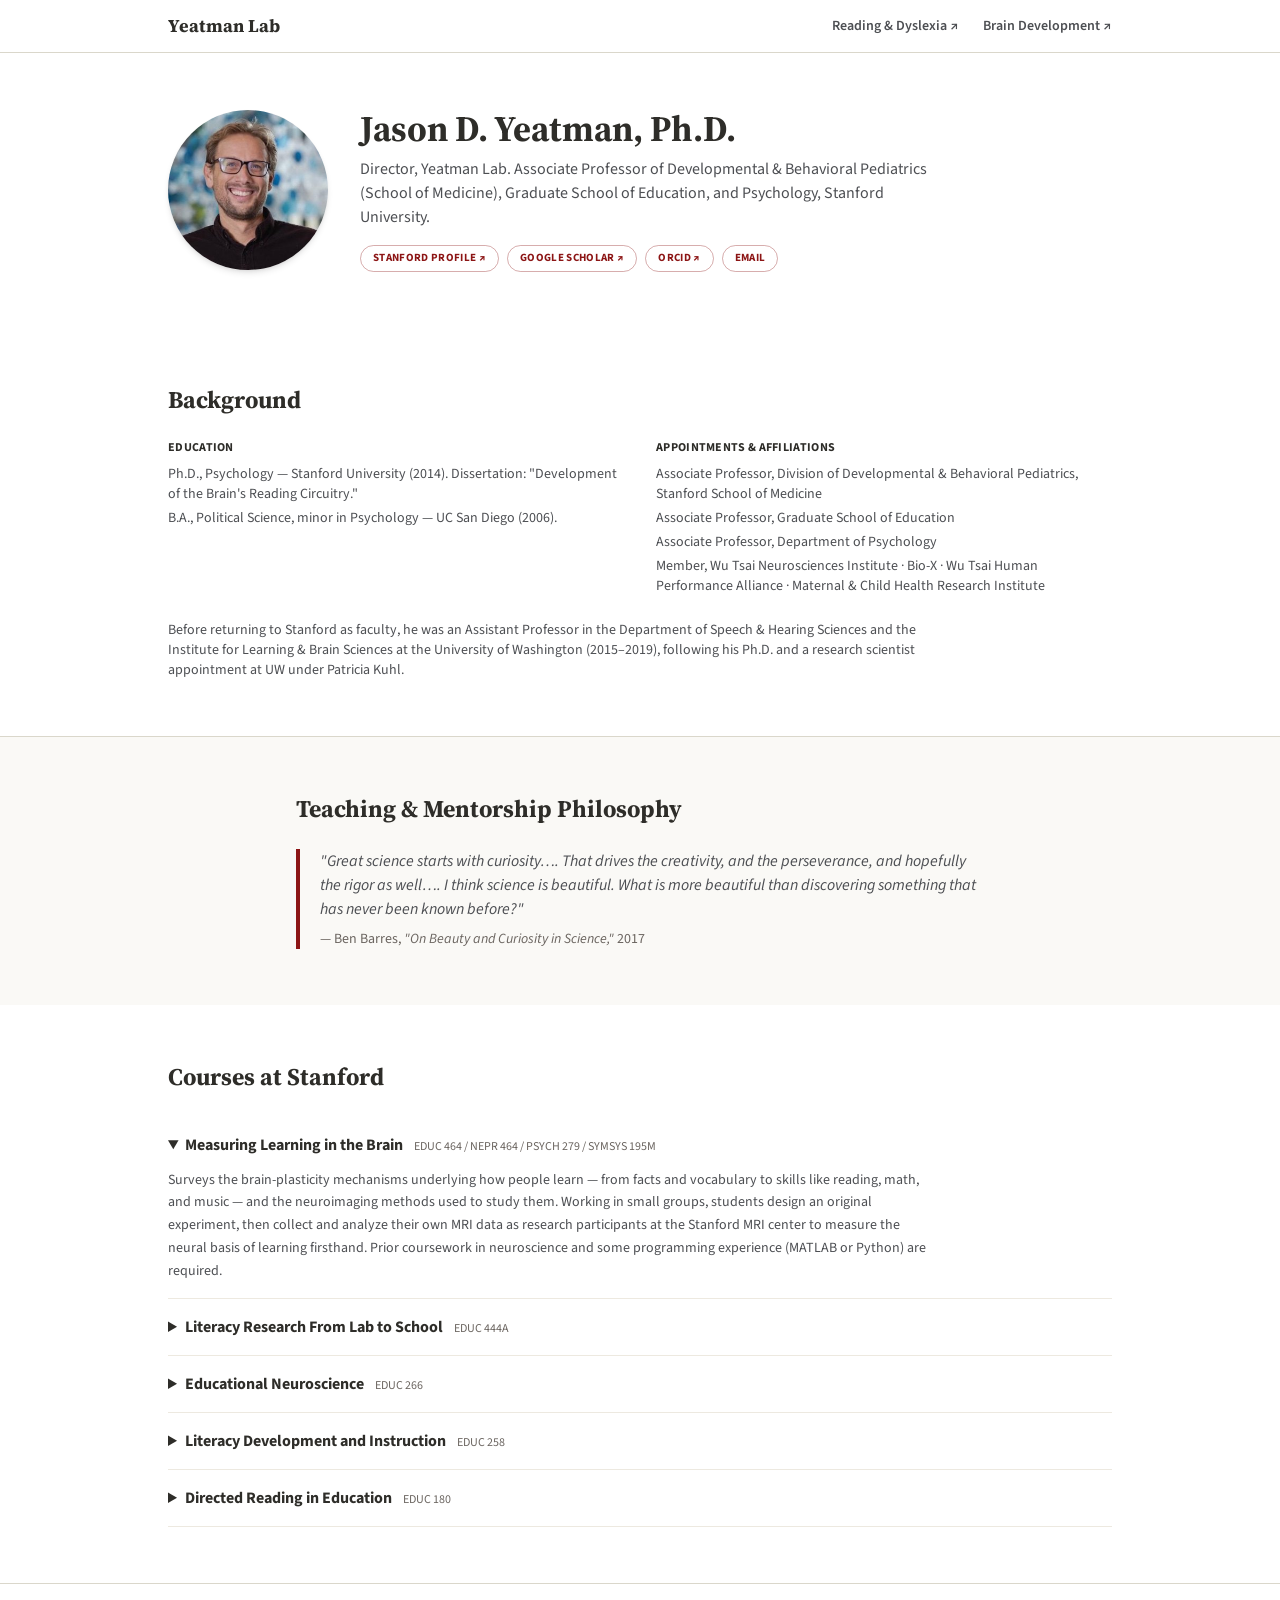
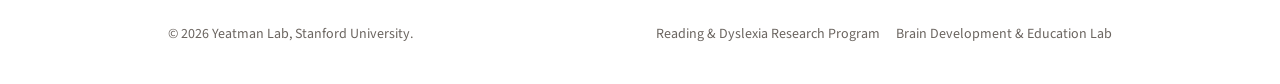
<file: yeatman.html>
<!DOCTYPE html>
<html lang="en">
<head>
<meta charset="UTF-8" />
<meta name="viewport" content="width=device-width, initial-scale=1.0" />
<title>Jason D. Yeatman, Ph.D. — Yeatman Lab, Stanford University</title>
<meta name="description" content="Jason D. Yeatman directs the Yeatman Lab at Stanford, where he is Associate Professor of Developmental & Behavioral Pediatrics, Education, and Psychology. Background, teaching philosophy, and courses." />
<link rel="canonical" href="https://dyslexia.stanford.edu/yeatman" />
<meta property="og:type" content="website" />
<meta property="og:site_name" content="Yeatman Lab" />
<meta property="og:url" content="https://dyslexia.stanford.edu/yeatman" />
<meta property="og:title" content="Jason D. Yeatman, Ph.D. — Yeatman Lab, Stanford University" />
<meta property="og:description" content="Jason D. Yeatman directs the Yeatman Lab at Stanford, where he is Associate Professor of Developmental & Behavioral Pediatrics, Education, and Psychology. Background, teaching philosophy, and courses." />
<meta property="og:image" content="https://dyslexia.stanford.edu/assets/social/yeatman.png" />
<meta property="og:image:width" content="1200" />
<meta property="og:image:height" content="630" />
<meta property="og:image:alt" content="Jason D. Yeatman, Ph.D., Director of the Yeatman Lab at Stanford University." />
<meta property="og:locale" content="en_US" />
<meta name="twitter:card" content="summary_large_image" />
<meta name="twitter:title" content="Jason D. Yeatman, Ph.D. — Yeatman Lab, Stanford University" />
<meta name="twitter:description" content="Jason D. Yeatman directs the Yeatman Lab at Stanford, where he is Associate Professor of Developmental & Behavioral Pediatrics, Education, and Psychology. Background, teaching philosophy, and courses." />
<meta name="twitter:image" content="https://dyslexia.stanford.edu/assets/social/yeatman.png" />
<meta name="twitter:image:alt" content="Jason D. Yeatman, Ph.D., Director of the Yeatman Lab at Stanford University." />
<script type="application/ld+json">
{
  "@context": "https://schema.org",
  "@type": "Person",
  "name": "Jason D. Yeatman",
  "honorificSuffix": "Ph.D.",
  "jobTitle": "Associate Professor",
  "url": "https://dyslexia.stanford.edu/yeatman",
  "image": "https://dyslexia.stanford.edu/assets/people/jason-yeatman.jpg",
  "affiliation": { "@type": "CollegeOrUniversity", "name": "Stanford University", "url": "https://www.stanford.edu/" },
  "sameAs": [
    "https://profiles.stanford.edu/jason-yeatman",
    "https://scholar.google.com/citations?user=ROfIDvQAAAAJ",
    "https://orcid.org/0000-0002-2686-1293"
  ],
  "identifier": { "@type": "PropertyValue", "propertyID": "ORCID", "value": "0000-0002-2686-1293" }
}
</script>
<link rel="icon" type="image/png" sizes="32x32" href="assets/logos/stanford-s-favicon-32.png" />
<link rel="icon" type="image/png" sizes="16x16" href="assets/logos/stanford-s-favicon-16.png" />
<link rel="apple-touch-icon" href="assets/logos/stanford-s-favicon.png" />
<link rel="preconnect" href="https://fonts.googleapis.com" />
<link rel="preconnect" href="https://fonts.gstatic.com" crossorigin />
<link href="https://fonts.googleapis.com/css2?family=Source+Serif+4:opsz,wght@8..60,500;8..60,700&family=Source+Sans+3:wght@400;500;600;700;800&display=swap" rel="stylesheet" />
<style>
  :root { --accent:#8C1515; --accent-rgb:140,21,21; --accent-dark:#6d1010; }
  html { scroll-behavior: smooth; }
  body { font-family:'Source Sans 3',sans-serif; }
  .accent-text{ color:var(--accent); }
  .tint-8{ background-color:rgba(var(--accent-rgb),.08); }
  .link-chip{ font-size:11px; font-weight:700; text-transform:uppercase; letter-spacing:.03em; color:var(--accent); border:1px solid rgba(var(--accent-rgb),.35); border-radius:9999px; padding:4px 12px; }
  .link-chip:hover{ background-color:rgba(var(--accent-rgb),.08); }
  /* Keyboard skip link: off-screen until focused, then pinned top-left. */
  .skip-link{ position:fixed; top:0; left:0; z-index:100; background:var(--accent); color:#fff;
    padding:10px 18px; font-weight:700; font-size:14px; border-radius:0 0 10px 0;
    transform:translateY(-130%); transition:transform .15s ease; }
  .skip-link:focus{ transform:translateY(0); outline:3px solid #fff; outline-offset:-5px; }
</style>
<!-- Compiled Tailwind. Must load AFTER the <style> above: the Play CDN it
     replaced injected its sheet there, so utilities win ties against the
     rules above. Regenerate with tools/build-tailwind-css.py -->
<link rel="stylesheet" href="assets/tailwind.css?v=1" />
</head>
<body class="text-[#2E2D29] bg-white antialiased">
  <a href="#main" class="skip-link">Skip to main content</a>


  <!-- Header -->
  <header class="sticky top-0 z-40 bg-white/95 backdrop-blur border-b border-[#DAD7CB]">
    <div class="max-w-5xl mx-auto px-6 lg:px-10 py-3 flex items-center justify-between gap-6">
      <span class="font-serif font-bold text-lg">Yeatman Lab</span>
      <nav class="flex items-center gap-4 sm:gap-6 text-sm font-semibold text-[#4D4F53]">
        <a href="rdrp.html" class="hover:text-[#2E2D29]">Reading &amp; Dyslexia ↗</a>
        <a href="bde.html" class="hover:text-[#2E2D29]">Brain Development ↗</a>
      </nav>
    </div>
  </header>

  <main id="main" tabindex="-1">

  <!-- Hero -->
  <section class="max-w-5xl mx-auto px-6 lg:px-10 py-14 grid sm:grid-cols-[auto_1fr] gap-8 items-center">
    <img src="assets/people/jason-yeatman.jpg" width="300" height="300" alt="Jason D. Yeatman" class="w-32 h-32 sm:w-40 sm:h-40 rounded-full object-cover shadow-md" />
    <div>
      <h1 class="font-serif font-bold text-3xl sm:text-4xl">Jason D. Yeatman, Ph.D.</h1>
      <p class="text-[#4D4F53] mt-2 max-w-xl">Director, Yeatman Lab. Associate Professor of Developmental &amp; Behavioral Pediatrics (School of Medicine), Graduate School of Education, and Psychology, Stanford University.</p>
      <div class="flex flex-wrap gap-2 mt-4">
        <a href="https://profiles.stanford.edu/jason-yeatman" target="_blank" rel="noopener" class="link-chip">Stanford Profile ↗</a>
        <a href="https://scholar.google.com/citations?user=ROfIDvQAAAAJ" target="_blank" rel="noopener" class="link-chip">Google Scholar ↗</a>
        <a href="https://orcid.org/0000-0002-2686-1293" target="_blank" rel="noopener" class="link-chip">ORCID ↗</a>
        <a href="mailto:jyeatman@stanford.edu" class="link-chip">Email</a>
      </div>
    </div>
  </section>

  <!-- Bio -->
  <section class="max-w-5xl mx-auto px-6 lg:px-10 py-14">
    <h2 class="font-serif font-bold text-2xl">Background</h2>
    <div class="grid sm:grid-cols-2 gap-8 mt-6 text-sm text-[#4D4F53]">
      <div>
        <h3 class="font-bold text-[#2E2D29] uppercase tracking-wide text-xs">Education</h3>
        <ul class="mt-2 space-y-1">
          <li>Ph.D., Psychology — Stanford University (2014). Dissertation: "Development of the Brain's Reading Circuitry."</li>
          <li>B.A., Political Science, minor in Psychology — UC San Diego (2006).</li>
        </ul>
      </div>
      <div>
        <h3 class="font-bold text-[#2E2D29] uppercase tracking-wide text-xs">Appointments &amp; Affiliations</h3>
        <ul class="mt-2 space-y-1">
          <li>Associate Professor, Division of Developmental &amp; Behavioral Pediatrics, Stanford School of Medicine</li>
          <li>Associate Professor, Graduate School of Education</li>
          <li>Associate Professor, Department of Psychology</li>
          <li>Member, Wu Tsai Neurosciences Institute · Bio-X · Wu Tsai Human Performance Alliance · Maternal &amp; Child Health Research Institute</li>
        </ul>
      </div>
    </div>
    <p class="text-sm text-[#4D4F53] mt-6 max-w-3xl">Before returning to Stanford as faculty, he was an Assistant Professor in the Department of Speech &amp; Hearing Sciences and the Institute for Learning &amp; Brain Sciences at the University of Washington (2015–2019), following his Ph.D. and a research scientist appointment at UW under Patricia Kuhl.</p>
  </section>

  <!-- Teaching & Mentorship Philosophy -->
  <section class="border-t border-[#DAD7CB] bg-[#FAF9F6]">
    <div class="max-w-3xl mx-auto px-6 lg:px-10 py-14">
      <h2 class="font-serif font-bold text-2xl">Teaching &amp; Mentorship Philosophy</h2>
      <blockquote class="mt-6 border-l-4 border-[var(--accent)] pl-5 italic text-[#4D4F53]">
        "Great science starts with curiosity…. That drives the creativity, and the perseverance, and hopefully the rigor as well…. I think science is beautiful. What is more beautiful than discovering something that has never been known before?"

  <footer class="mt-2 text-sm not-italic text-[#6B6560]">— Ben Barres, <cite>"On Beauty and Curiosity in Science,"</cite> 2017</footer>
      </blockquote>
    </div>
  </section>

  <!-- Courses -->
  <section class="max-w-5xl mx-auto px-6 lg:px-10 py-14">
    <h2 class="font-serif font-bold text-2xl">Courses at Stanford</h2>
    <div class="mt-6">
      <details class="border-b border-[#EDE9E0] py-4" open>
        <summary class="cursor-pointer font-bold">Measuring Learning in the Brain
          <span class="block sm:inline text-xs font-normal text-[#6B6560] sm:ml-2">EDUC 464 / NEPR 464 / PSYCH 279 / SYMSYS 195M</span>
        </summary>
        <p class="text-sm text-[#4D4F53] mt-3 leading-relaxed max-w-3xl">Surveys the brain-plasticity mechanisms underlying how people learn — from facts and vocabulary to skills like reading, math, and music — and the neuroimaging methods used to study them. Working in small groups, students design an original experiment, then collect and analyze their own MRI data as research participants at the Stanford MRI center to measure the neural basis of learning firsthand. Prior coursework in neuroscience and some programming experience (MATLAB or Python) are required.</p>
      </details>
      <details class="border-b border-[#EDE9E0] py-4">
        <summary class="cursor-pointer font-bold">Literacy Research From Lab to School
          <span class="block sm:inline text-xs font-normal text-[#6B6560] sm:ml-2">EDUC 444A</span>
        </summary>
        <p class="text-sm text-[#4D4F53] mt-3 leading-relaxed max-w-3xl">Examines how children learn to read and write, and why many struggle, by bringing together neuroscience and classroom-based research perspectives. Students compare how these different research traditions each inform an understanding of literacy development, and consider what each has to offer educators supporting learners with a range of strengths and needs.</p>
      </details>
      <details class="border-b border-[#EDE9E0] py-4">
        <summary class="cursor-pointer font-bold">Educational Neuroscience
          <span class="block sm:inline text-xs font-normal text-[#6B6560] sm:ml-2">EDUC 266</span>
        </summary>
        <p class="text-sm text-[#4D4F53] mt-3 leading-relaxed max-w-3xl">Introduces the intersection of education research and the neuroscience of brain development, examining what neuroscience can and cannot currently contribute to understanding specific academic skills such as reading and mathematics, alongside broader processes like attention, motivation, and social cognition. Final projects apply these themes toward the design of interventions intended to support these functions.</p>
      </details>
      <details class="border-b border-[#EDE9E0] py-4">
        <summary class="cursor-pointer font-bold">Literacy Development and Instruction
          <span class="block sm:inline text-xs font-normal text-[#6B6560] sm:ml-2">EDUC 258</span>
        </summary>
        <p class="text-sm text-[#4D4F53] mt-3 leading-relaxed max-w-3xl">Treats literacy acquisition as both a developmental and an educational process, examining the difficulties children may encounter while learning to read and considering how to disentangle the contributions of home, community, and school instruction to that development.</p>
      </details>
      <details class="border-b border-[#EDE9E0] py-4">
        <summary class="cursor-pointer font-bold">Directed Reading in Education
          <span class="block sm:inline text-xs font-normal text-[#6B6560] sm:ml-2">EDUC 180</span>
        </summary>
        <p class="text-sm text-[#4D4F53] mt-3 leading-relaxed max-w-3xl">Independent study arranged individually with the instructor, for undergraduate and master's students pursuing focused reading or research on a topic in education not covered by regular coursework.</p>
      </details>
    </div>
  </section>

  <!-- Footer -->
  </main>

  <footer class="border-t border-[#DAD7CB]">
    <div class="max-w-5xl mx-auto px-6 lg:px-10 py-10 flex flex-wrap items-center justify-between gap-4 text-sm text-[#6B6560]">
      <span>© 2026 Yeatman Lab, Stanford University.</span>
      <div class="flex gap-4">
        <a href="rdrp.html" class="hover:text-[#2E2D29]">Reading &amp; Dyslexia Research Program</a>
        <a href="bde.html" class="hover:text-[#2E2D29]">Brain Development &amp; Education Lab</a>
      </div>
    </div>
  </footer>
</body>
</html>
</file>
